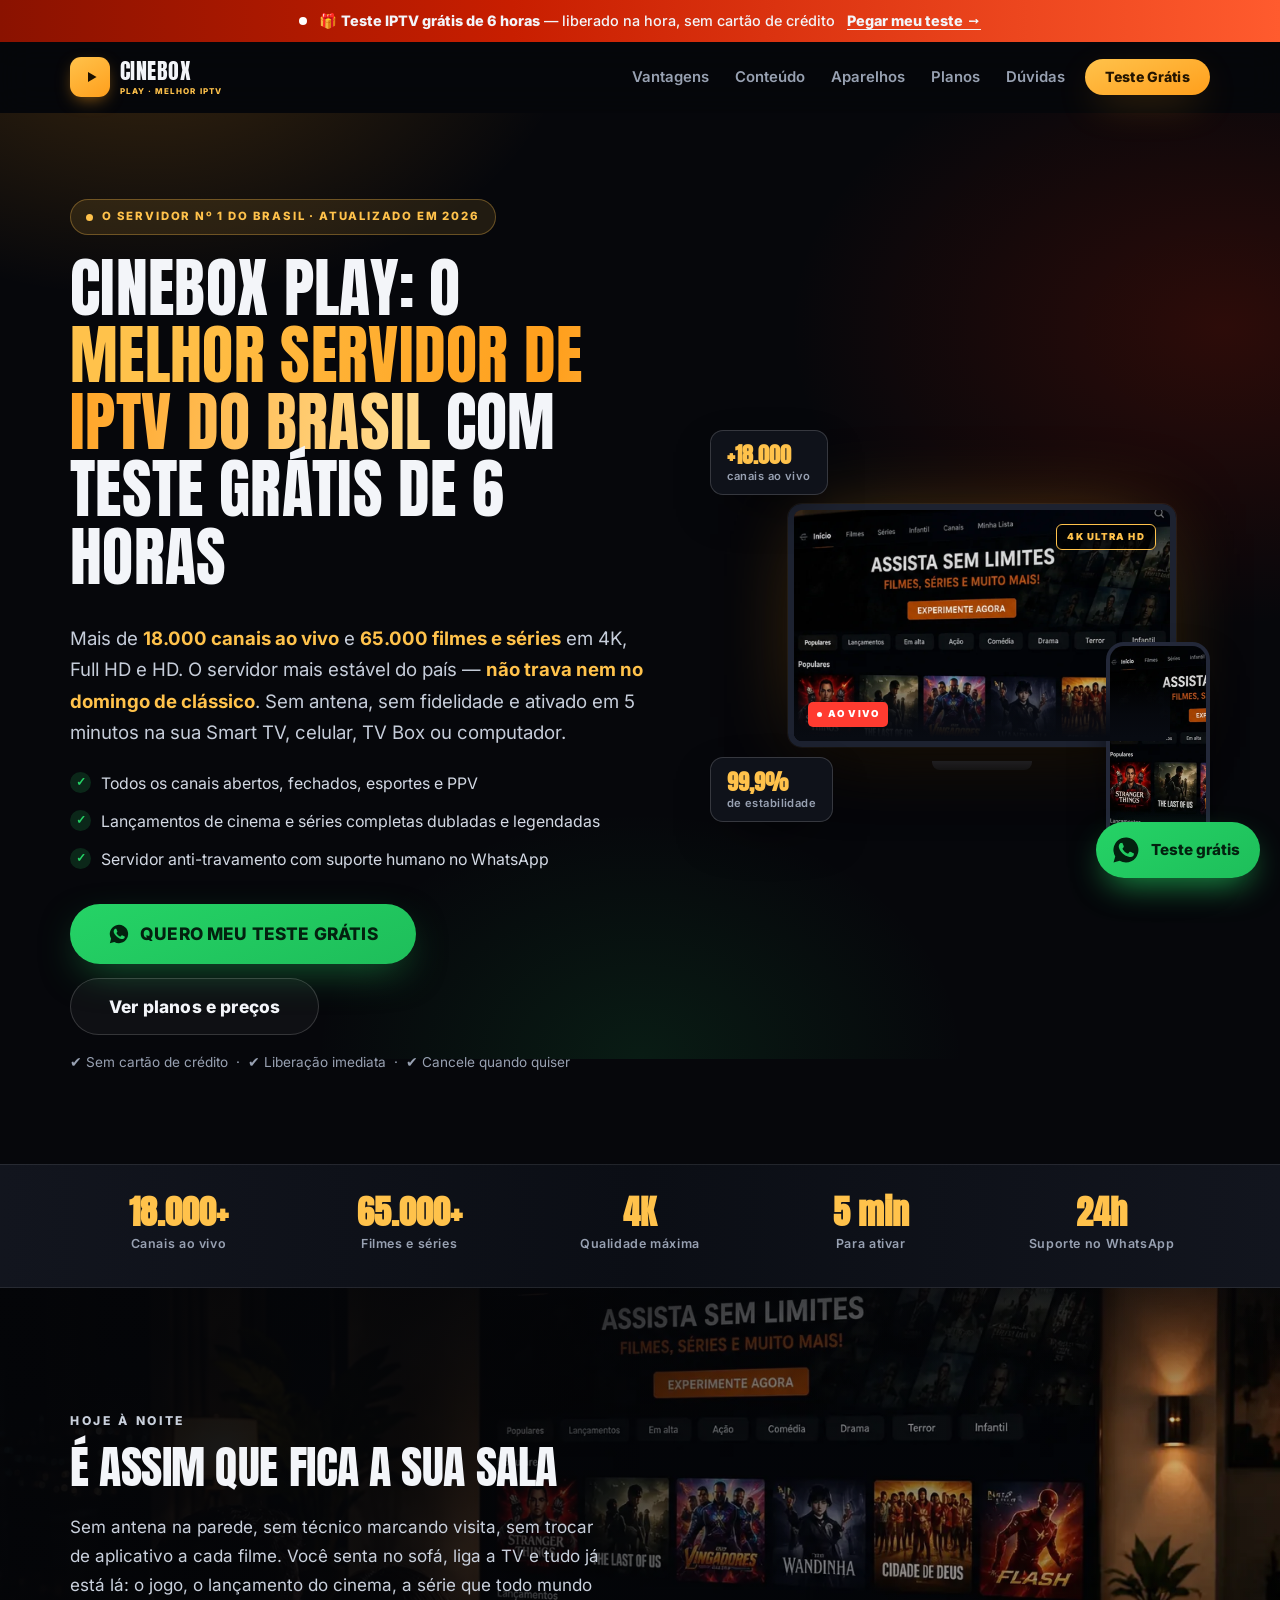
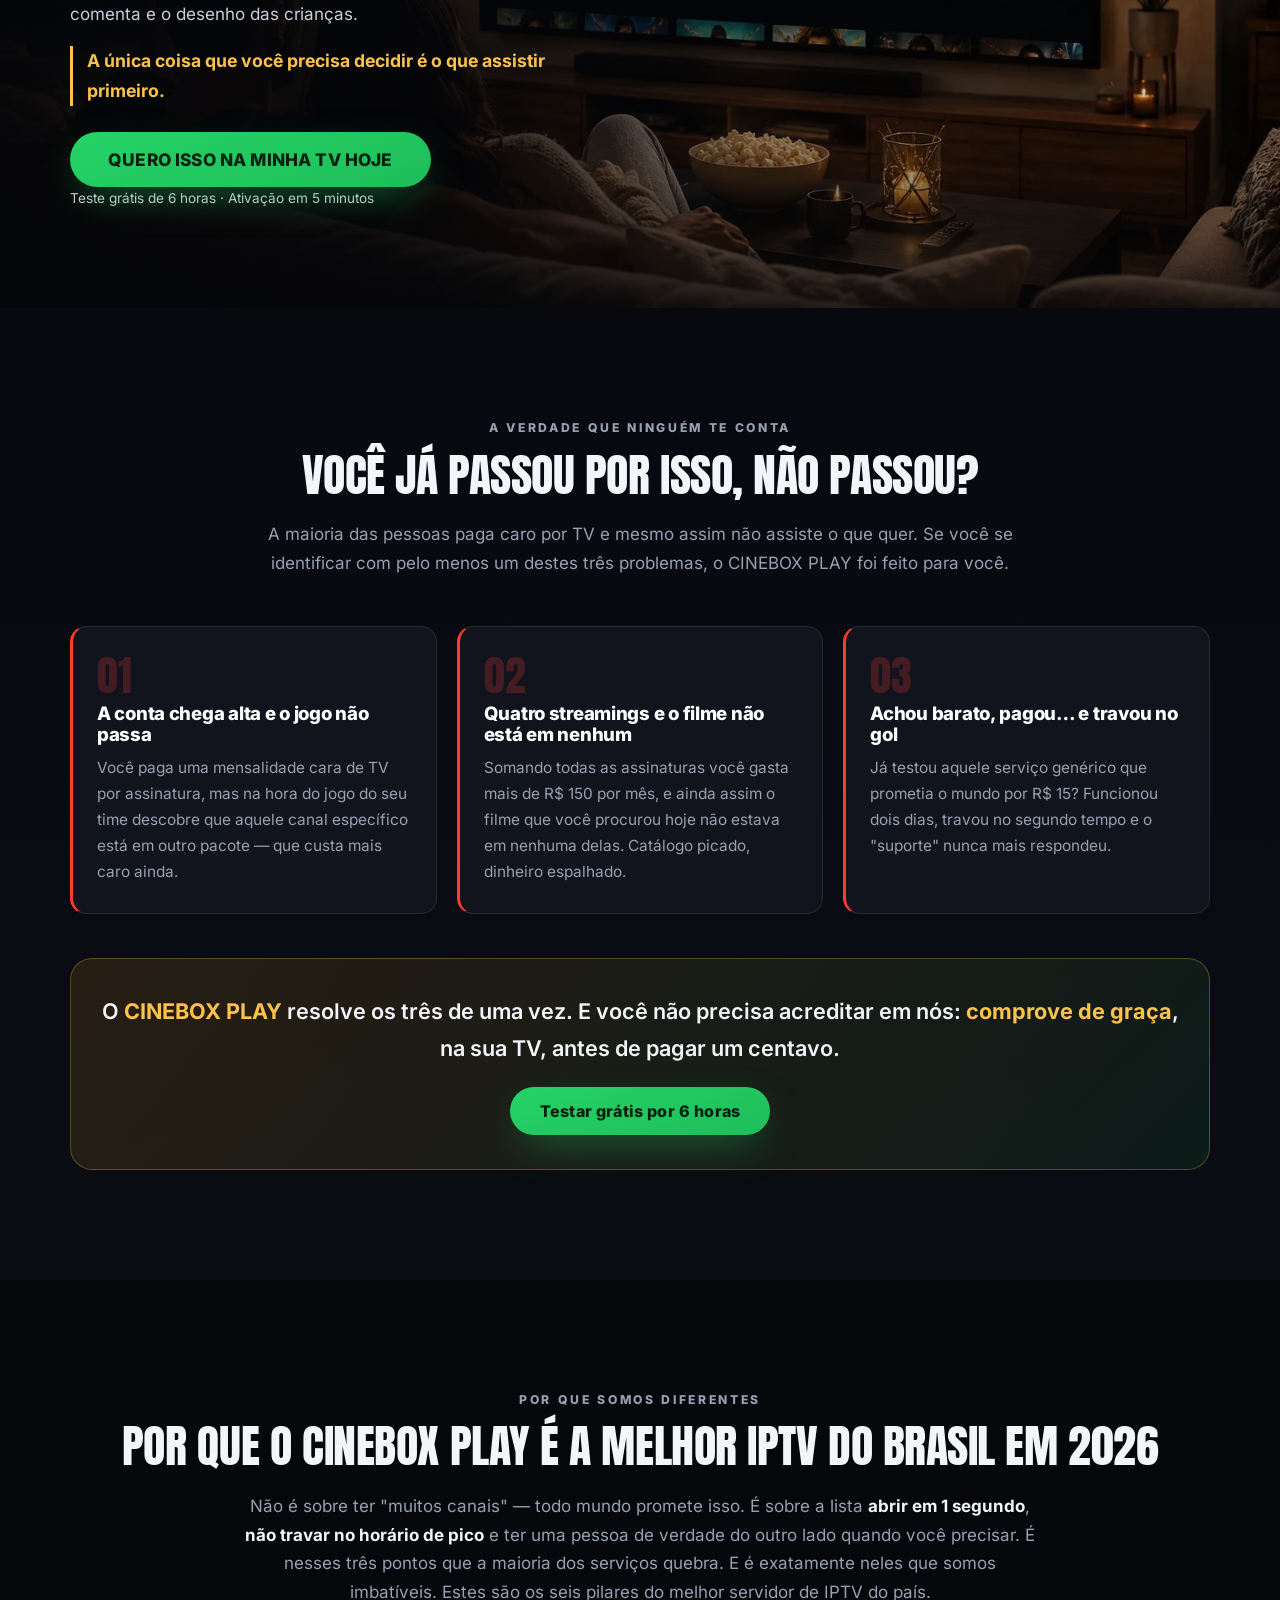
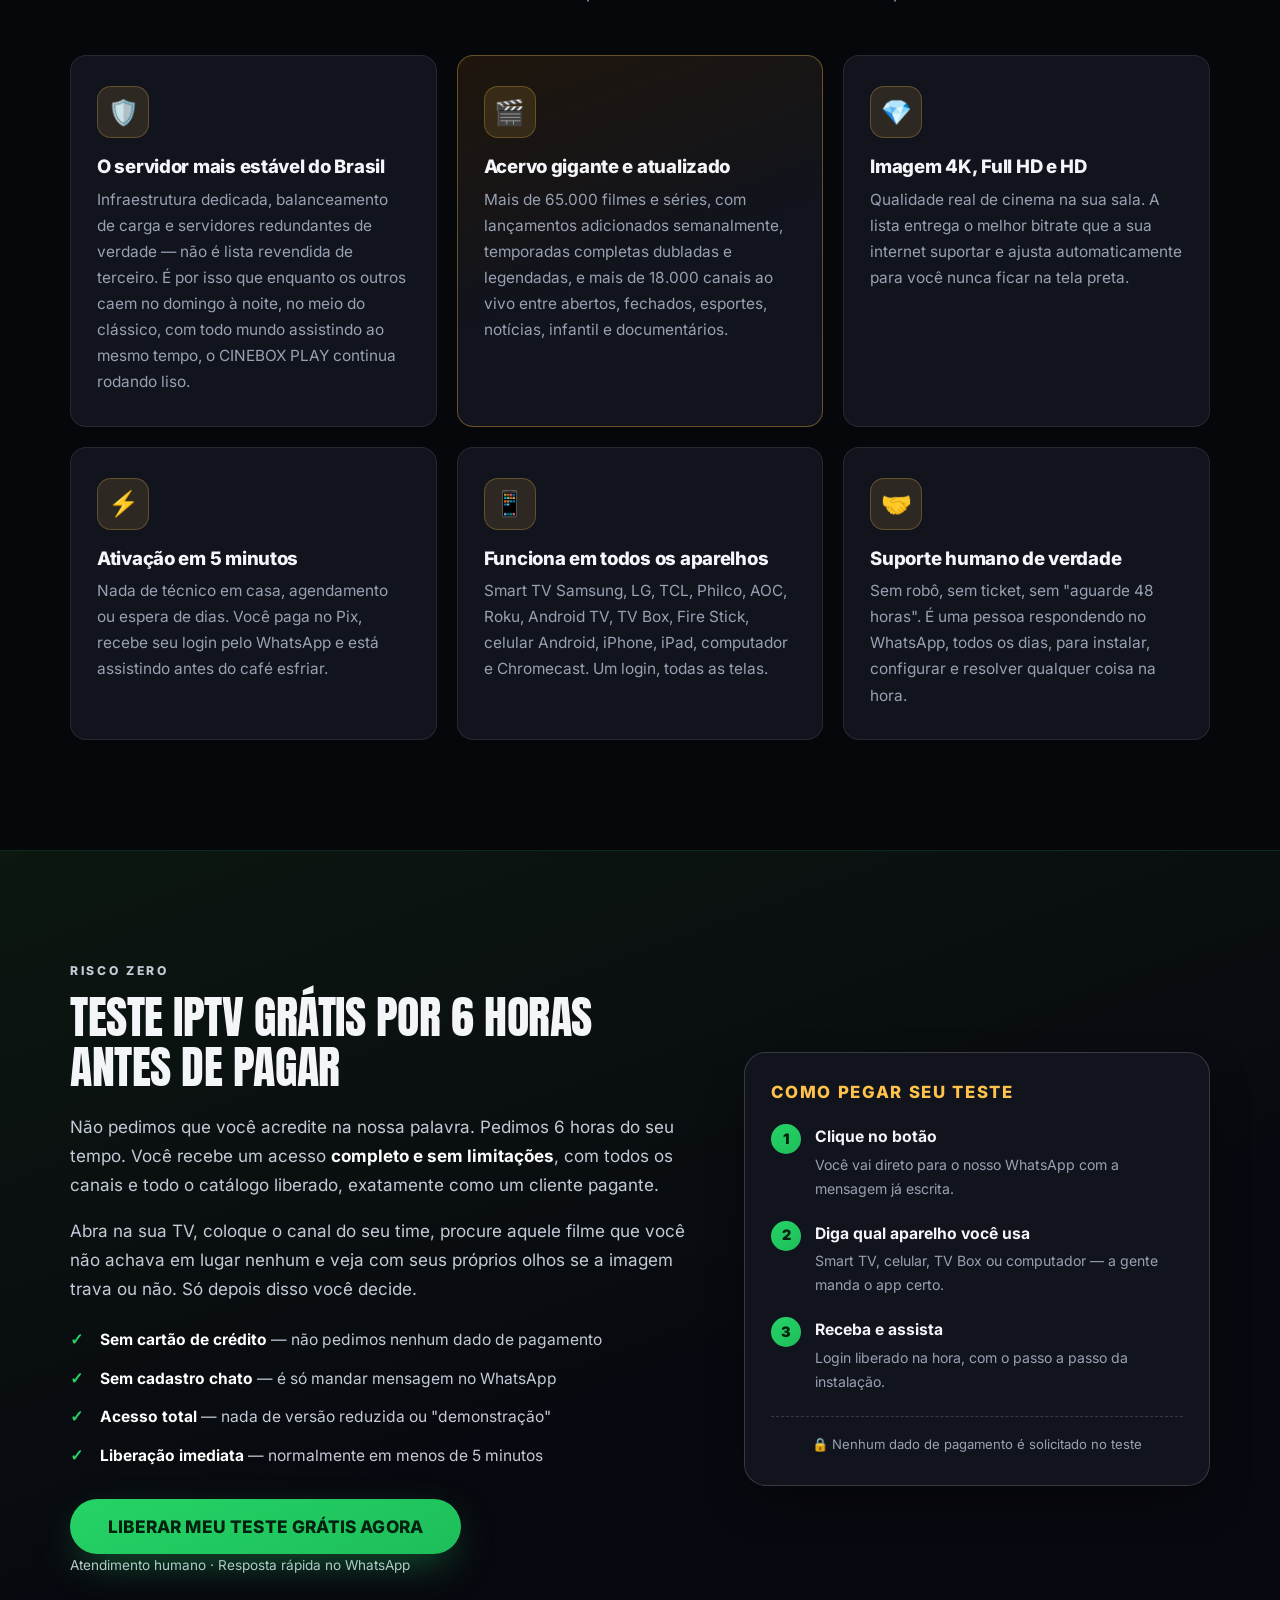
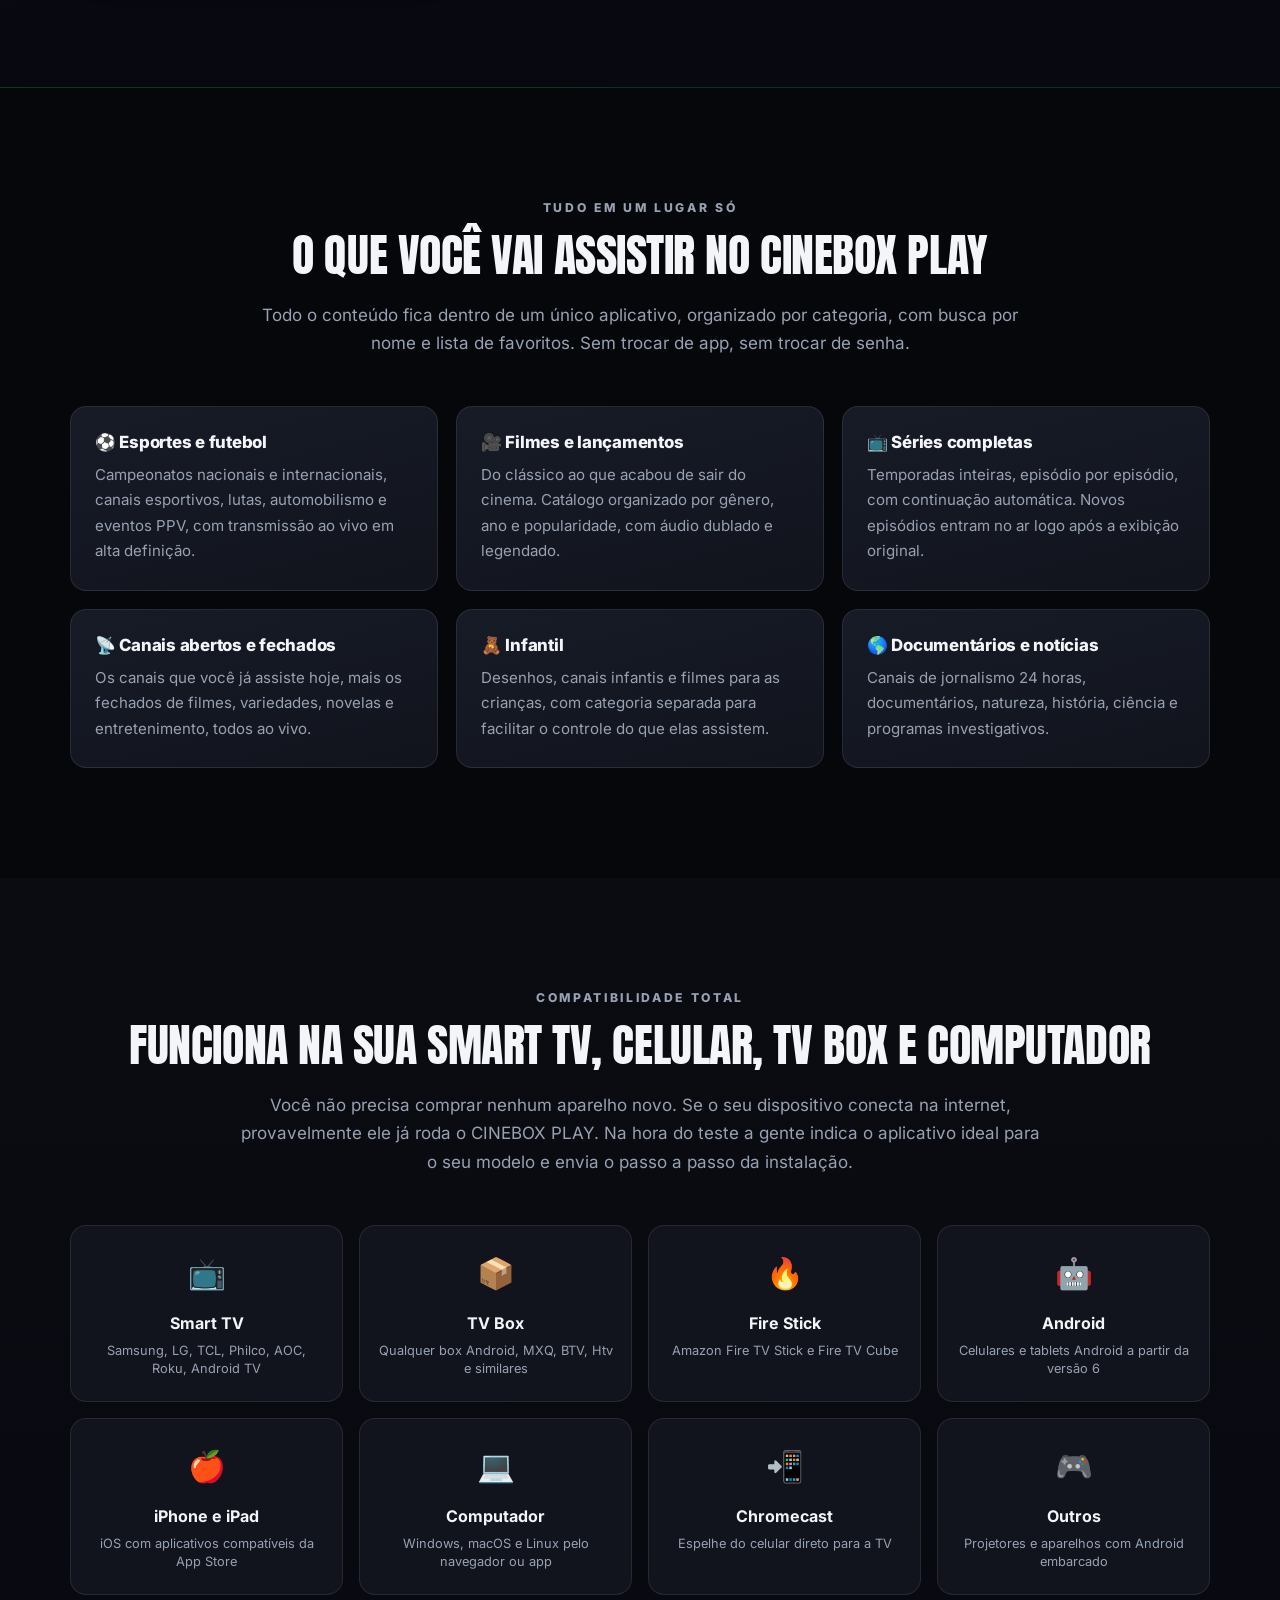
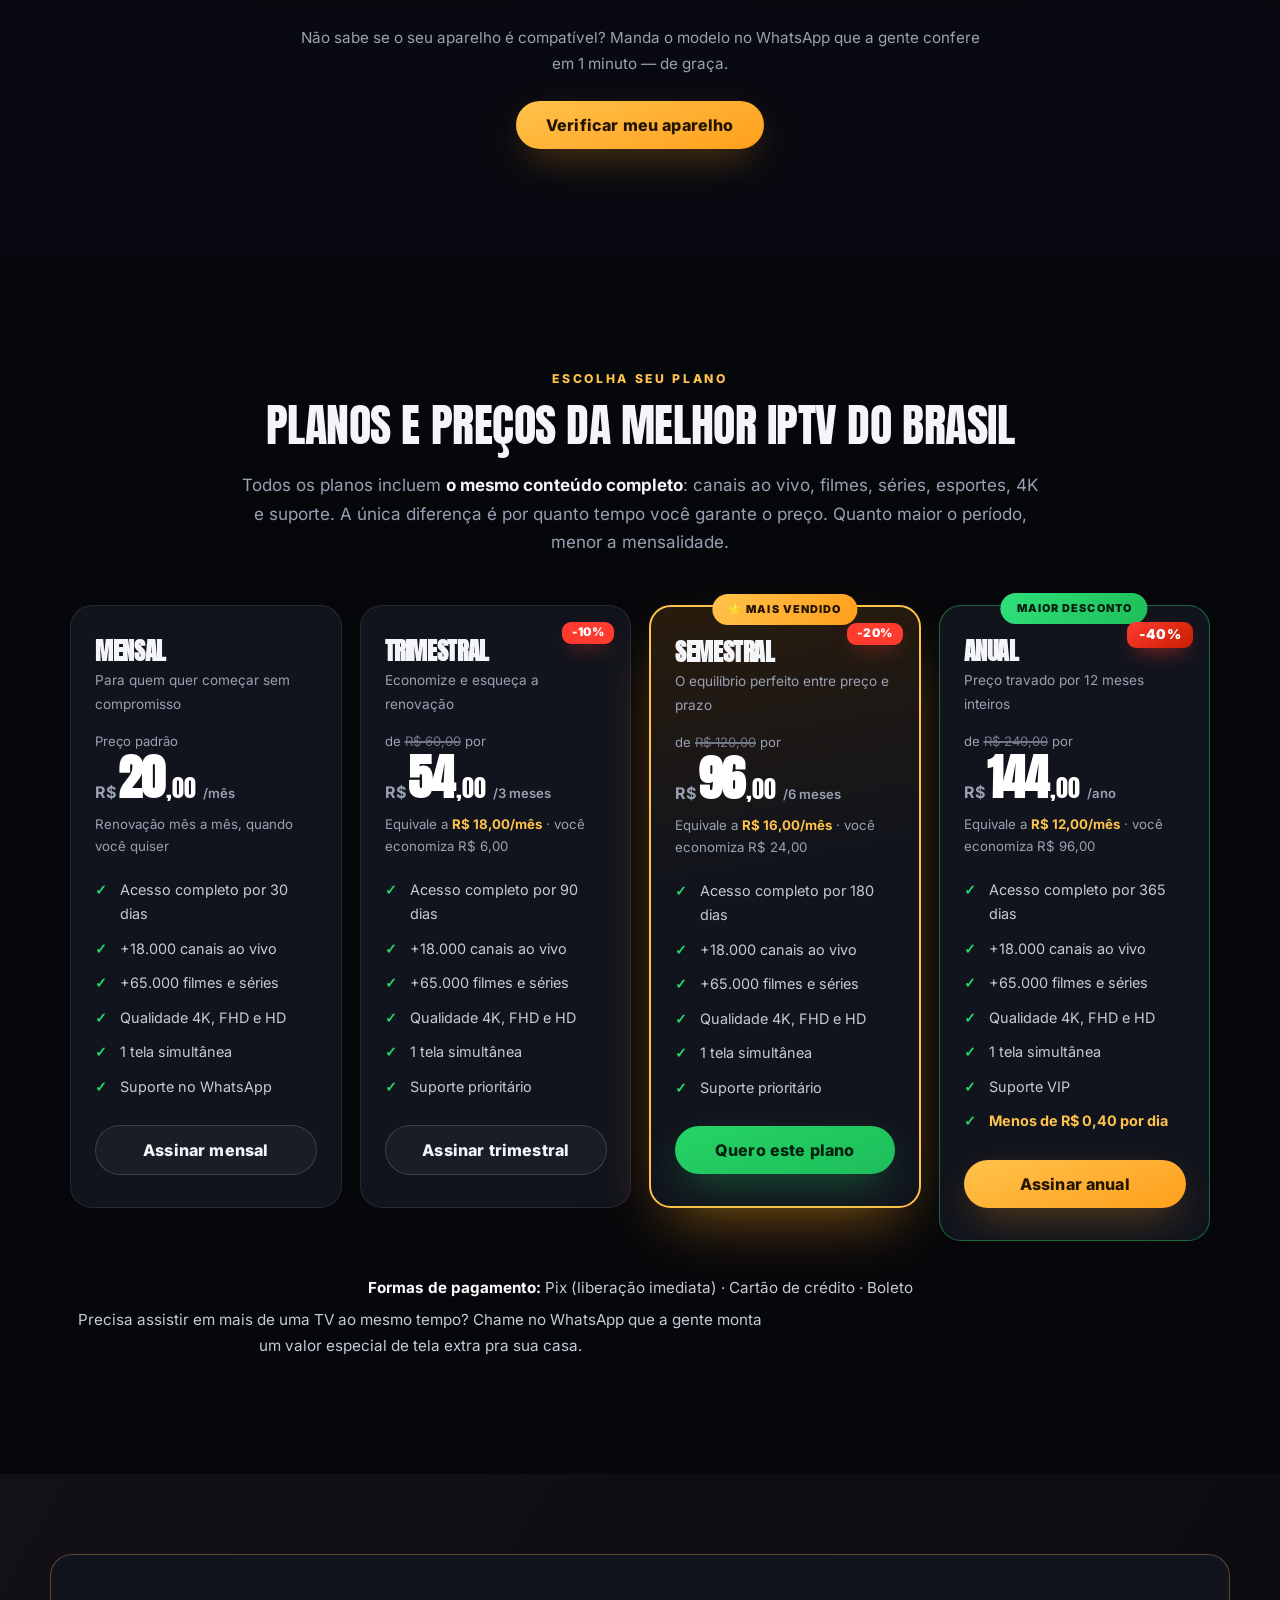
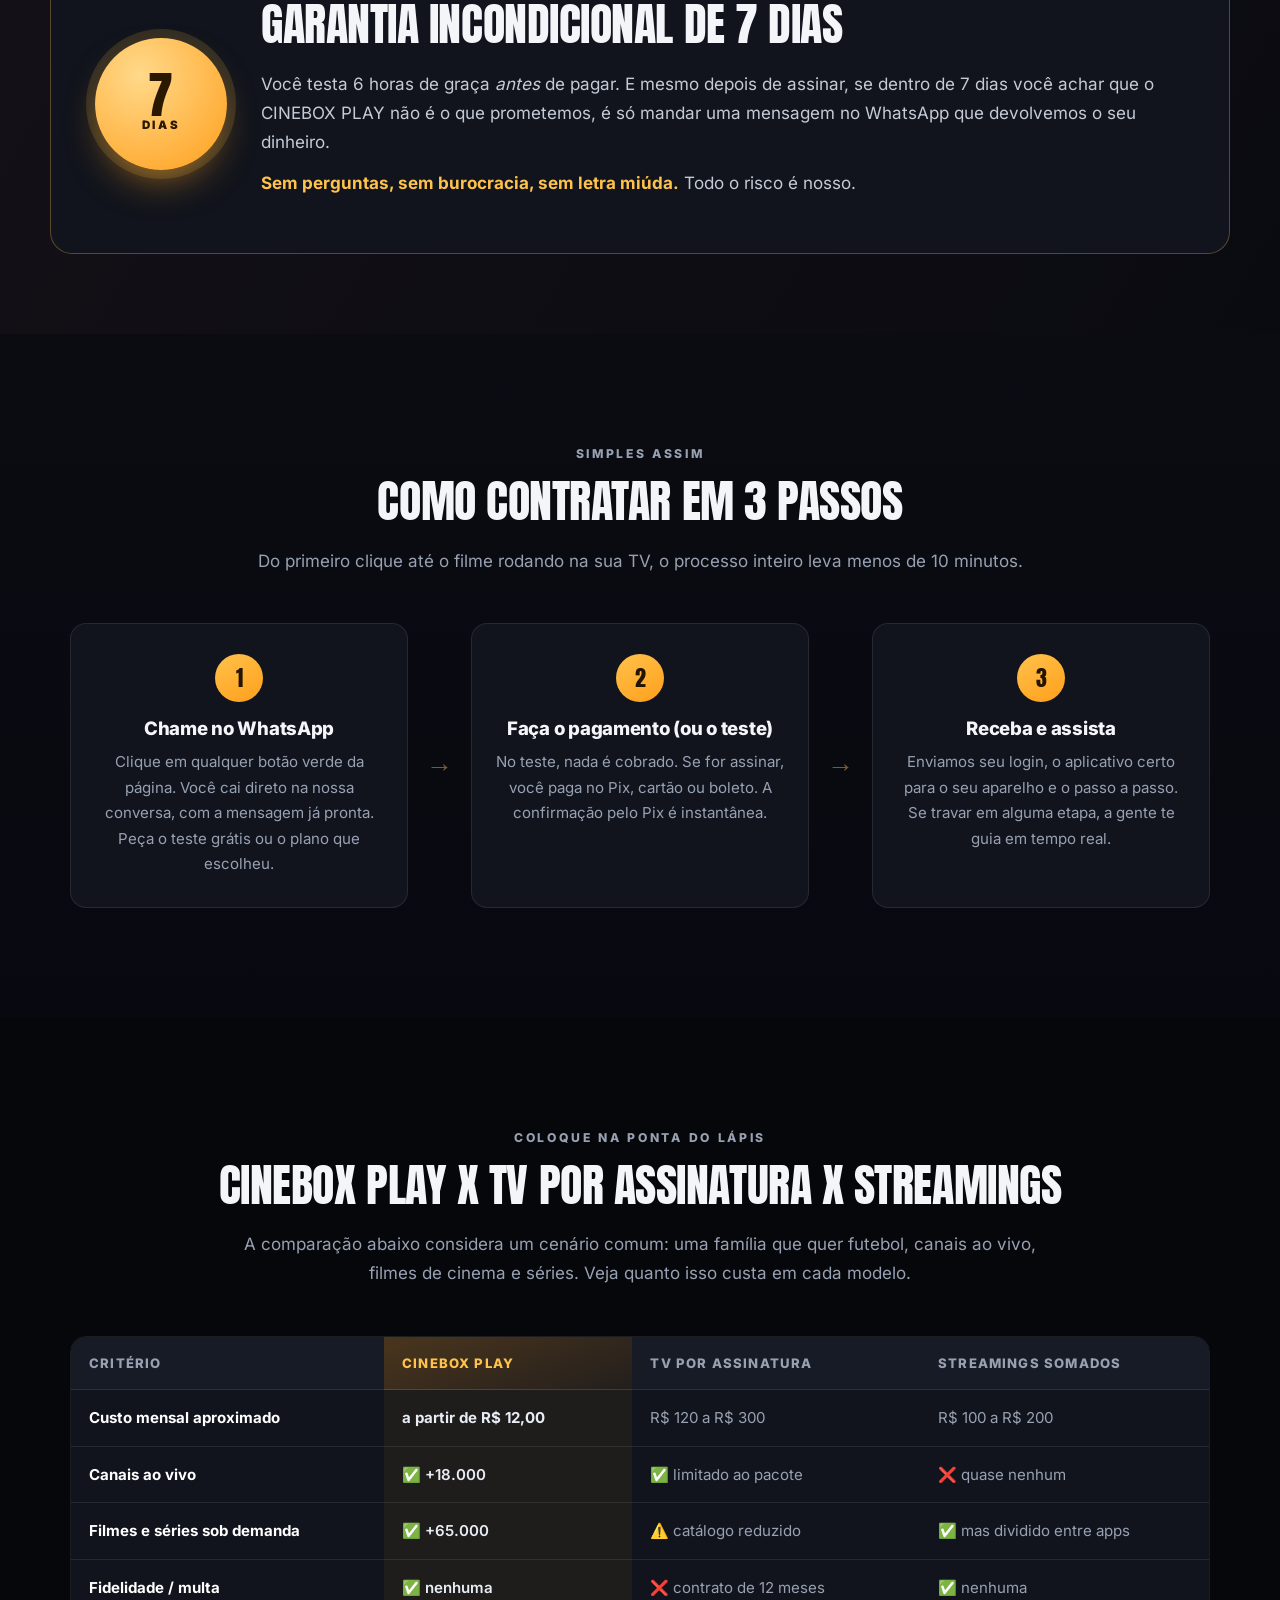
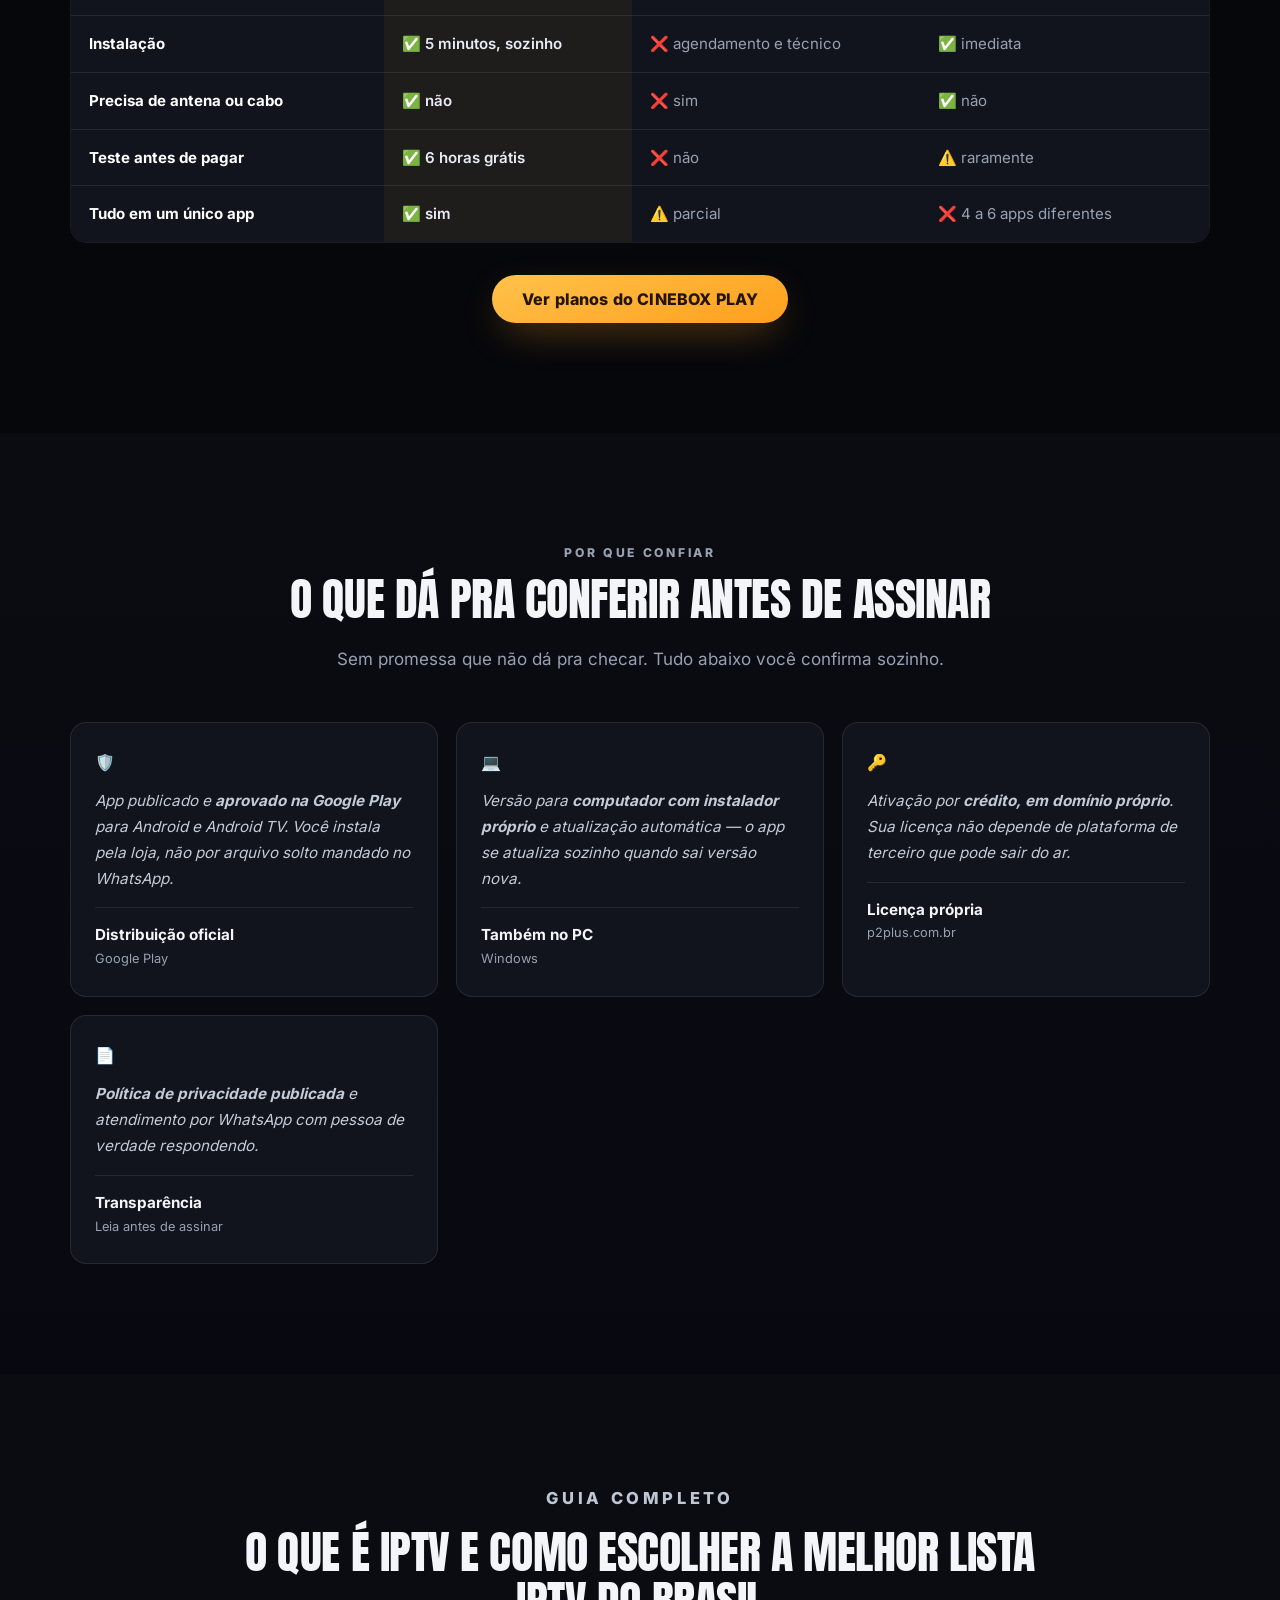
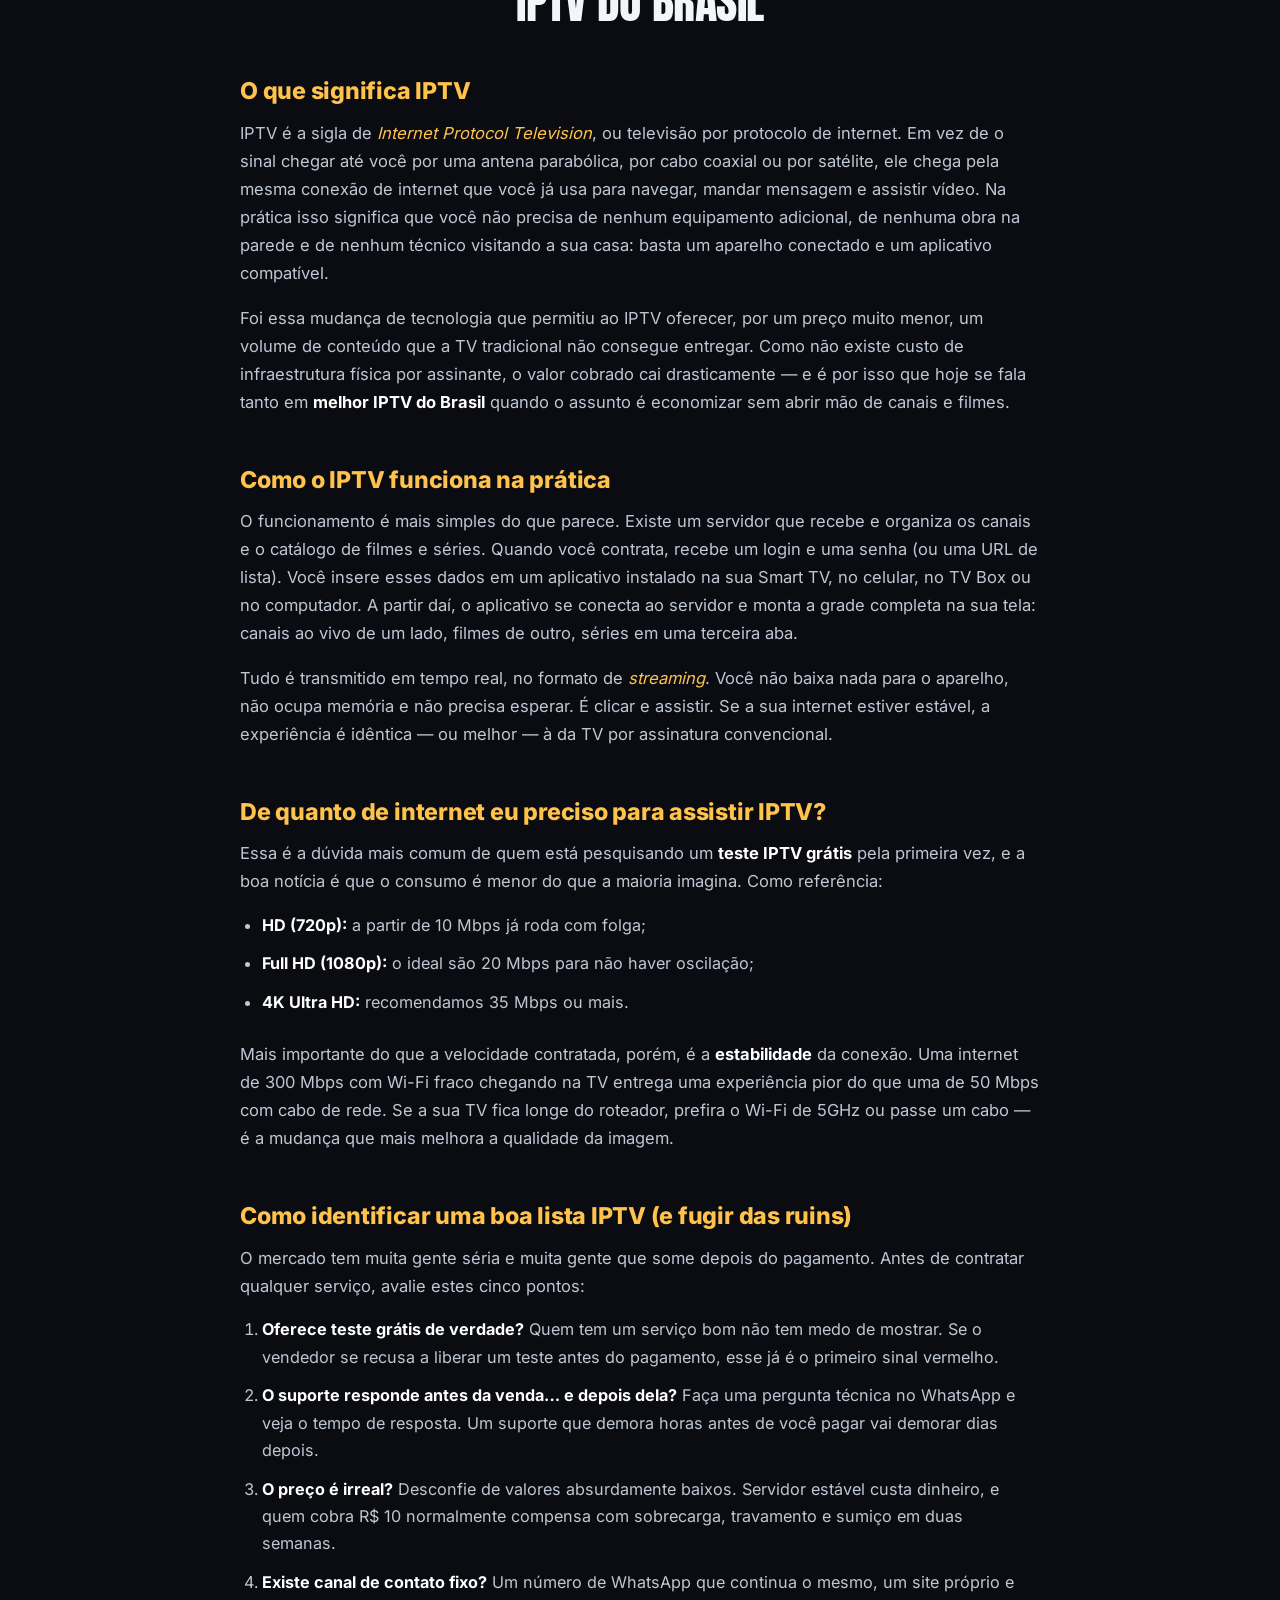
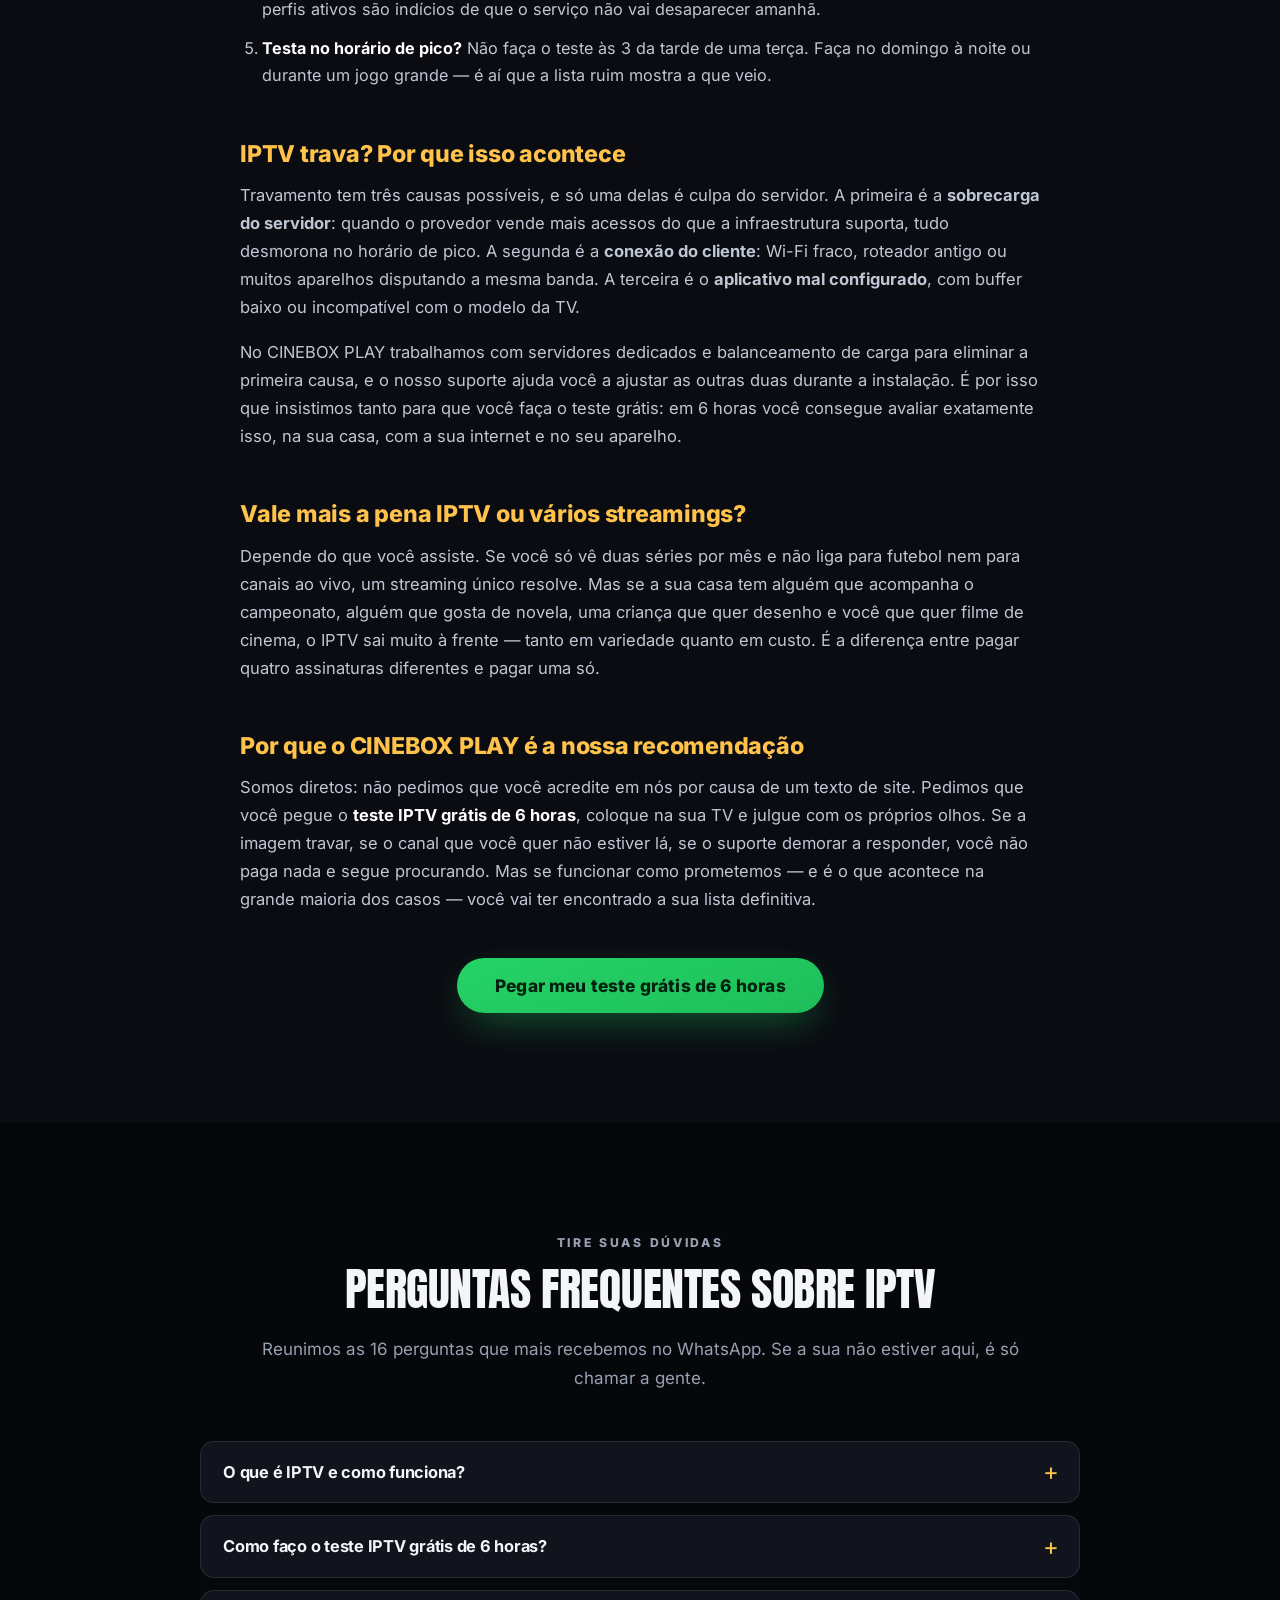
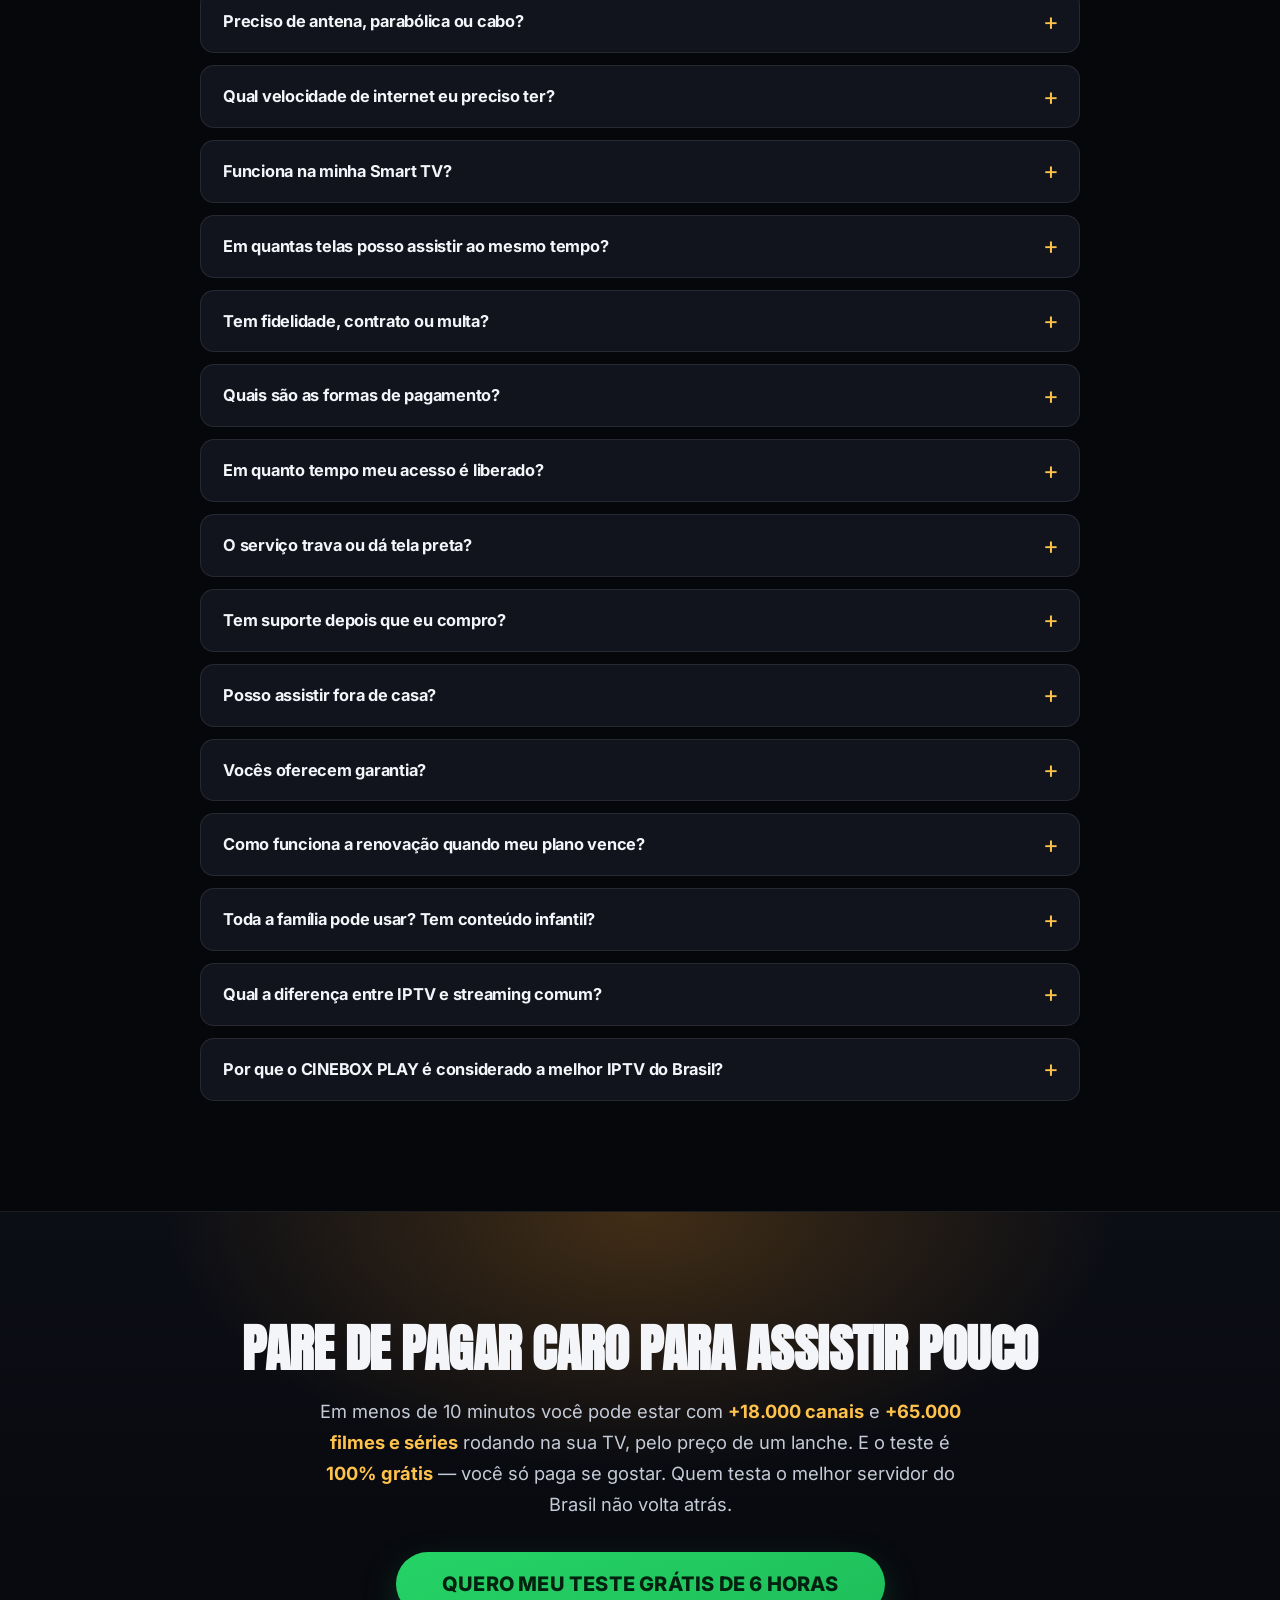
<file: index.html>
<!DOCTYPE html>
<html lang="pt-BR">
<head>
<meta charset="UTF-8">
<meta name="viewport" content="width=device-width, initial-scale=1.0">
<meta name="theme-color" content="#06070B">

<!-- ================= SEO PRINCIPAL ================= -->
<title>Melhor IPTV do Brasil 2026 | Teste IPTV Grátis 6 Horas — CINEBOX PLAY</title>
<meta name="description" content="CINEBOX PLAY é a melhor IPTV do Brasil: +18.000 canais ao vivo, +65.000 filmes e séries em 4K, sem travar. Teste IPTV grátis de 6 horas, ativação em 5 minutos e sem fidelidade. Planos a partir de R$ 12,00 por mês.">
<meta name="keywords" content="melhor iptv, melhor iptv do brasil, teste iptv grátis, teste iptv grátis 6 horas, melhor lista iptv, iptv 2026, lista iptv, comprar iptv, iptv 4k, iptv que não trava, iptv para smart tv, iptv barato, iptv para casa, assinar iptv">
<meta name="robots" content="index, follow, max-image-preview:large, max-snippet:-1, max-video-preview:-1">
<meta name="author" content="CINEBOX PLAY">
<meta name="language" content="pt-BR">
<meta name="geo.region" content="BR">
<link rel="canonical" href="https://cineboxplay.netlify.app/">

<!-- ================= OPEN GRAPH / REDES SOCIAIS ================= -->
<meta property="og:locale" content="pt_BR">
<meta property="og:type" content="website">
<meta property="og:site_name" content="CINEBOX PLAY — Melhor IPTV do Brasil">
<meta property="og:title" content="Melhor IPTV do Brasil 2026 | Teste Grátis 6 Horas — CINEBOX PLAY">
<meta property="og:description" content="+18.000 canais ao vivo e +65.000 filmes e séries em 4K, sem travar. Teste grátis de 6 horas liberado na hora pelo WhatsApp.">
<meta property="og:url" content="https://cineboxplay.netlify.app/">
<meta property="og:image" content="https://cineboxplay.netlify.app/assets/img/og-image.png">
<meta property="og:image:width" content="1200">
<meta property="og:image:height" content="630">
<meta name="twitter:card" content="summary_large_image">
<meta name="twitter:title" content="Melhor IPTV do Brasil 2026 | Teste Grátis 6 Horas — CINEBOX PLAY">
<meta name="twitter:description" content="+18.000 canais e +65.000 filmes em 4K, sem travar. Teste grátis de 6 horas.">
<meta name="twitter:image" content="https://cineboxplay.netlify.app/assets/img/og-image.png">

<!-- ================= ÍCONES ================= -->
<link rel="icon" type="image/svg+xml" href="assets/img/favicon.svg">
<link rel="icon" type="image/png" sizes="32x32" href="assets/img/icon-32.png">
<link rel="icon" type="image/png" sizes="512x512" href="assets/img/icon-512.png">
<link rel="apple-touch-icon" sizes="180x180" href="assets/img/icon-180.png">

<!-- ================= FONTES =================
     Hospedadas no próprio site. O preload faz o navegador buscá-las
     em paralelo com o CSS, então a página já pinta com a fonte certa
     — sem recurso bloqueante de terceiro e sem refluxo (CLS).
-->
<link rel="preload" as="font" type="font/woff2" href="assets/fonts/anton-latin.woff2" crossorigin>
<link rel="preload" as="font" type="font/woff2" href="assets/fonts/inter-latin.woff2" crossorigin>

<!-- Ao editar o CSS/JS, suba o número do ?v= para forçar a atualização no navegador dos visitantes -->
<link rel="stylesheet" href="assets/css/style.css?v=15">

<!-- ================= SCHEMA MARKUP (JSON-LD) =================
     Isto é o que o concorrente NÃO tem. Gera rich snippets no Google.

     ATENÇÃO: JSON não aceita comentários. Qualquer campo extra que você
     colocar aqui dentro vira dado de verdade e o Google lê e exibe.
     Anotações ficam neste comentário HTML, nunca dentro do <script>.

     Notas sobre os nós:
     · #entrega  — entrega é digital, nada é enviado fisicamente,
                   por isso custo e prazo declarados são zero.
     · #garantia — corresponde à garantia de 7 dias anunciada na página.
                   Se um dia deixar de honrar, remova este nó também.
     · review / aggregateRating — NÃO adicionar sem avaliações reais de
                   clientes. Inventar nota viola a política do Google e
                   pode gerar ação manual (o site sai do índice).
-->
<script type="application/ld+json">
{
  "@context": "https://schema.org",
  "@graph": [
    {
      "@type": "Organization",
      "@id": "https://cineboxplay.netlify.app/#organization",
      "name": "CINEBOX PLAY",
      "alternateName": "CINEBOX PLAY — Melhor IPTV do Brasil",
      "url": "https://cineboxplay.netlify.app/",
      "logo": {
        "@type": "ImageObject",
        "url": "https://cineboxplay.netlify.app/assets/img/logo.svg"
      },
      "description": "Serviço de IPTV com canais ao vivo, filmes e séries em alta definição, teste grátis de 6 horas e suporte por WhatsApp.",
      "areaServed": { "@type": "Country", "name": "Brasil" },
      "contactPoint": {
        "@type": "ContactPoint",
        "telephone": "+55-12-90792-6732",
        "contactType": "customer service",
        "areaServed": "BR",
        "availableLanguage": ["Portuguese"]
      }
    },
    {
      "@type": "WebSite",
      "@id": "https://cineboxplay.netlify.app/#website",
      "url": "https://cineboxplay.netlify.app/",
      "name": "CINEBOX PLAY — Melhor IPTV do Brasil",
      "inLanguage": "pt-BR",
      "publisher": { "@id": "https://cineboxplay.netlify.app/#organization" }
    },
    {
      "@type": "Product",
      "@id": "https://cineboxplay.netlify.app/#produto",
      "name": "CINEBOX PLAY — Melhor IPTV do Brasil",
      "description": "Acesso a mais de 18.000 canais ao vivo e 65.000 filmes e séries em qualidade 4K, FHD e HD. Compatível com Smart TV, celular, TV Box, computador e Chromecast.",
      "brand": { "@type": "Brand", "name": "CINEBOX PLAY" },
      "image": "https://cineboxplay.netlify.app/assets/img/og-image.png",
      "offers": [
        {
          "@type": "Offer", "name": "Plano Mensal", "price": "20.00", "priceCurrency": "BRL",
          "availability": "https://schema.org/InStock", "url": "https://cineboxplay.netlify.app/#planos",
          "shippingDetails": { "@id": "https://cineboxplay.netlify.app/#entrega" },
          "hasMerchantReturnPolicy": { "@id": "https://cineboxplay.netlify.app/#garantia" }
        },
        {
          "@type": "Offer", "name": "Plano Trimestral", "price": "54.00", "priceCurrency": "BRL",
          "availability": "https://schema.org/InStock", "url": "https://cineboxplay.netlify.app/#planos",
          "shippingDetails": { "@id": "https://cineboxplay.netlify.app/#entrega" },
          "hasMerchantReturnPolicy": { "@id": "https://cineboxplay.netlify.app/#garantia" }
        },
        {
          "@type": "Offer", "name": "Plano Semestral", "price": "96.00", "priceCurrency": "BRL",
          "availability": "https://schema.org/InStock", "url": "https://cineboxplay.netlify.app/#planos",
          "shippingDetails": { "@id": "https://cineboxplay.netlify.app/#entrega" },
          "hasMerchantReturnPolicy": { "@id": "https://cineboxplay.netlify.app/#garantia" }
        },
        {
          "@type": "Offer", "name": "Plano Anual", "price": "144.00", "priceCurrency": "BRL",
          "availability": "https://schema.org/InStock", "url": "https://cineboxplay.netlify.app/#planos",
          "shippingDetails": { "@id": "https://cineboxplay.netlify.app/#entrega" },
          "hasMerchantReturnPolicy": { "@id": "https://cineboxplay.netlify.app/#garantia" }
        }
      ]
    },
    {
      "@type": "OfferShippingDetails",
      "@id": "https://cineboxplay.netlify.app/#entrega",
      "shippingRate": { "@type": "MonetaryAmount", "value": "0", "currency": "BRL" },
      "shippingDestination": { "@type": "DefinedRegion", "addressCountry": "BR" },
      "deliveryTime": {
        "@type": "ShippingDeliveryTime",
        "handlingTime": { "@type": "QuantitativeValue", "minValue": 0, "maxValue": 0, "unitCode": "DAY" },
        "transitTime": { "@type": "QuantitativeValue", "minValue": 0, "maxValue": 0, "unitCode": "DAY" }
      }
    },
    {
      "@type": "MerchantReturnPolicy",
      "@id": "https://cineboxplay.netlify.app/#garantia",
      "applicableCountry": "BR",
      "returnPolicyCategory": "https://schema.org/MerchantReturnFiniteReturnWindow",
      "merchantReturnDays": 7,
      "returnMethod": "https://schema.org/ReturnByMail",
      "returnFees": "https://schema.org/FreeReturn"
    },
    {
      "@type": "BreadcrumbList",
      "@id": "https://cineboxplay.netlify.app/#breadcrumb",
      "itemListElement": [
        { "@type": "ListItem", "position": 1, "name": "Início", "item": "https://cineboxplay.netlify.app/" },
        { "@type": "ListItem", "position": 2, "name": "Planos IPTV", "item": "https://cineboxplay.netlify.app/#planos" },
        { "@type": "ListItem", "position": 3, "name": "Teste Grátis", "item": "https://cineboxplay.netlify.app/#teste" }
      ]
    },
    {
      "@type": "FAQPage",
      "@id": "https://cineboxplay.netlify.app/#faq",
      "mainEntity": [
        {"@type":"Question","name":"O que é IPTV e como funciona?","acceptedAnswer":{"@type":"Answer","text":"IPTV significa Internet Protocol Television. É a transmissão de canais de TV, filmes e séries pela internet, no lugar de antena parabólica ou cabo. Você recebe um login, insere em um aplicativo compatível e assiste em qualquer aparelho conectado à rede."}},
        {"@type":"Question","name":"Como faço o teste IPTV grátis de 6 horas?","acceptedAnswer":{"@type":"Answer","text":"É só clicar em qualquer botão verde desta página e nos chamar no WhatsApp pedindo o teste. Você recebe o acesso completo em poucos minutos, sem pagar nada e sem informar cartão de crédito. O teste dura 6 horas e libera todo o conteúdo, igualzinho a um plano pago."}},
        {"@type":"Question","name":"Preciso de antena, parabólica ou cabo?","acceptedAnswer":{"@type":"Answer","text":"Não. O CINEBOX PLAY funciona exclusivamente por internet. Não é preciso instalar antena, passar cabo, furar parede nem receber técnico em casa. Se o aparelho conecta na internet, ele roda o serviço."}},
        {"@type":"Question","name":"Qual velocidade de internet eu preciso ter?","acceptedAnswer":{"@type":"Answer","text":"Para HD, 10 Mbps já é suficiente. Para Full HD recomendamos 20 Mbps e para 4K a partir de 35 Mbps. Mais importante que a velocidade é a estabilidade: Wi-Fi 5GHz ou cabo de rede entregam a melhor experiência, principalmente se a TV estiver longe do roteador."}},
        {"@type":"Question","name":"Funciona na minha Smart TV?","acceptedAnswer":{"@type":"Answer","text":"Sim. Funciona em Smart TVs Samsung, LG, TCL, Philco, AOC, Roku e Android TV, além de TV Box, Fire Stick, celular Android, iPhone, iPad, computador e Chromecast. Mande o modelo da sua TV no WhatsApp que confirmamos em 1 minuto e já indicamos o app certo."}},
        {"@type":"Question","name":"Em quantas telas posso assistir ao mesmo tempo?","acceptedAnswer":{"@type":"Answer","text":"Cada plano inclui 1 tela simultânea. Você pode deixar o login instalado em vários aparelhos, mas só consegue assistir em um por vez. Se a casa precisar de mais de uma tela ao mesmo tempo, adicionamos telas extras com valor reduzido."}},
        {"@type":"Question","name":"Tem fidelidade, contrato ou multa?","acceptedAnswer":{"@type":"Answer","text":"Nenhum dos três. Você renova só quando quiser e para quando quiser. Não existe contrato de permanência, não existe multa de cancelamento e não existe cobrança automática sem a sua autorização."}},
        {"@type":"Question","name":"Quais são as formas de pagamento?","acceptedAnswer":{"@type":"Answer","text":"Aceitamos Pix, cartão de crédito e boleto. O Pix é o mais rápido: a confirmação é instantânea e o acesso costuma ser liberado em menos de 5 minutos."}},
        {"@type":"Question","name":"Em quanto tempo meu acesso é liberado?","acceptedAnswer":{"@type":"Answer","text":"Assim que o pagamento é confirmado, enviamos o login pelo WhatsApp em até 5 minutos, junto com o link do aplicativo e o passo a passo da instalação para o seu aparelho específico."}},
        {"@type":"Question","name":"O serviço trava ou dá tela preta?","acceptedAnswer":{"@type":"Answer","text":"Usamos servidores dedicados com balanceamento de carga exatamente para evitar travamento em horário de pico e durante jogos. Se ainda assim algo falhar, o suporte resolve na hora pelo WhatsApp. Faça o teste grátis em um domingo à noite ou durante uma partida — é o melhor jeito de comprovar."}},
        {"@type":"Question","name":"Tem suporte depois que eu compro?","acceptedAnswer":{"@type":"Answer","text":"Sim, e esse é justamente o nosso diferencial. O suporte é humano, feito por WhatsApp, todos os dias. Ajudamos na instalação, na configuração do aparelho, na troca de TV e em qualquer dúvida durante todo o período do seu plano. Você não fala com robô e não abre ticket."}},
        {"@type":"Question","name":"Posso assistir fora de casa?","acceptedAnswer":{"@type":"Answer","text":"Sim. Como tudo funciona por internet, você assiste de qualquer lugar do Brasil: na casa de um parente, no trabalho, na praia ou viajando, inclusive pelo celular usando 4G ou 5G."}},
        {"@type":"Question","name":"Vocês oferecem garantia?","acceptedAnswer":{"@type":"Answer","text":"Sim, garantia incondicional de 7 dias. Além do teste grátis de 6 horas antes de pagar, se dentro da primeira semana você não gostar, devolvemos o valor integral sem burocracia."}},
        {"@type":"Question","name":"Como funciona a renovação quando meu plano vence?","acceptedAnswer":{"@type":"Answer","text":"A gente te avisa no WhatsApp alguns dias antes do vencimento. Se você quiser continuar, é só fazer o Pix e o mesmo login é renovado na hora — você não perde configuração, favoritos nem precisa reinstalar nada. Se não quiser renovar, não faz nada: não existe cobrança automática."}},
        {"@type":"Question","name":"Toda a família pode usar? Tem conteúdo infantil?","acceptedAnswer":{"@type":"Answer","text":"Sim. Existe uma categoria só de canais e desenhos infantis, separada do resto, o que facilita deixar a TV das crianças no lugar certo. Como o catálogo é organizado por categoria, cada pessoa da casa encontra rápido o que gosta."}},
        {"@type":"Question","name":"Qual a diferença entre IPTV e streaming comum?","acceptedAnswer":{"@type":"Answer","text":"Os serviços de streaming tradicionais oferecem apenas o próprio catálogo, sob demanda, e cada um exige uma assinatura separada. O IPTV reúne canais ao vivo com programação em tempo real e um catálogo enorme de filmes e séries dentro de um único aplicativo — e por um valor bem menor que a soma das assinaturas."}},
        {"@type":"Question","name":"Por que o CINEBOX PLAY é considerado a melhor IPTV do Brasil?","acceptedAnswer":{"@type":"Answer","text":"Pela combinação de estabilidade do servidor, tamanho do acervo, preço justo e suporte humano de verdade. Mas não queremos que você acredite só no que está escrito aqui: pegue o teste grátis de 6 horas e decida com base na sua própria experiência, na sua TV e com a sua internet."}}
      ]
    }
  ]
}
</script>
</head>

<body>

<!-- ============================================================
     BARRA DE ANÚNCIO
============================================================ -->
<div class="topbar">
  <div class="wrap topbar__in">
    <span class="topbar__dot" aria-hidden="true"></span>
    <p>🎁 <strong>Teste IPTV grátis de 6 horas</strong> — liberado na hora, sem cartão de crédito</p>
    <a href="#teste" class="topbar__link">Pegar meu teste →</a>
  </div>
</div>

<!-- ============================================================
     HEADER
============================================================ -->
<header class="header" id="header">
  <div class="wrap header__in">
    <a href="#topo" class="logo" aria-label="CINEBOX PLAY - Melhor IPTV do Brasil">
      <span class="logo__mark" aria-hidden="true"><svg viewBox="0 0 24 24" width="18" height="18" fill="currentColor"><path d="M8 5.2v13.6L19.4 12 8 5.2Z"/></svg></span>
      <span class="logo__txt">CINEBOX<em>PLAY · MELHOR IPTV</em></span>
    </a>

    <nav class="nav" id="nav" aria-label="Navegação principal">
      <a href="#beneficios">Vantagens</a>
      <a href="#conteudo">Conteúdo</a>
      <a href="#dispositivos">Aparelhos</a>
      <a href="#planos">Planos</a>
      <a href="#faq">Dúvidas</a>
    </nav>

    <a href="#teste" class="btn btn--sm btn--gold header__cta">Teste Grátis</a>

    <button class="burger" id="burger" aria-label="Abrir menu" aria-expanded="false" aria-controls="nav">
      <span></span><span></span><span></span>
    </button>
  </div>
</header>

<main id="topo">

<!-- ============================================================
     HERO
============================================================ -->
<section class="hero">
  <div class="hero__glow" aria-hidden="true"></div>
  <div class="wrap hero__in">

    <div class="hero__copy">
      <p class="eyebrow"><span class="pulse" aria-hidden="true"></span> O SERVIDOR Nº 1 DO BRASIL · ATUALIZADO EM 2026</p>

      <h1>CINEBOX PLAY: o <span class="hl">melhor servidor de IPTV do Brasil</span> com teste grátis de 6 horas</h1>

      <p class="hero__sub">
        Mais de <strong>18.000 canais ao vivo</strong> e <strong>65.000 filmes e séries</strong> em 4K,
        Full HD e HD. O servidor mais estável do país — <strong>não trava nem no domingo de clássico</strong>.
        Sem antena, sem fidelidade e ativado em 5 minutos na sua Smart TV, celular, TV Box ou computador.
      </p>

      <ul class="hero__checks">
        <li>Todos os canais abertos, fechados, esportes e PPV</li>
        <li>Lançamentos de cinema e séries completas dubladas e legendadas</li>
        <li>Servidor anti-travamento com suporte humano no WhatsApp</li>
      </ul>

      <div class="hero__ctas">
        <a href="#teste" class="btn btn--wpp btn--lg" data-plano="Teste Grátis 6h">
          <svg viewBox="0 0 24 24" width="22" height="22" fill="currentColor" aria-hidden="true"><path d="M17.5 14.4c-.3-.2-1.7-.9-2-1-.3-.1-.5-.2-.7.1s-.8 1-.9 1.2c-.2.2-.3.2-.6.1-.3-.2-1.3-.5-2.4-1.5-.9-.8-1.5-1.8-1.6-2.1-.2-.3 0-.5.1-.6l.5-.6c.1-.2.2-.3.3-.5.1-.2 0-.4 0-.5 0-.2-.7-1.6-.9-2.2-.3-.6-.5-.5-.7-.5h-.6c-.2 0-.5.1-.8.4-.3.3-1 1-1 2.5s1.1 2.9 1.2 3.1c.1.2 2.1 3.2 5.1 4.5.7.3 1.3.5 1.7.6.7.2 1.4.2 1.9.1.6-.1 1.7-.7 2-1.4.2-.7.2-1.2.2-1.4-.1-.1-.3-.2-.6-.3M12 22a10 10 0 0 1-5.1-1.4L2 22l1.4-4.8A10 10 0 1 1 12 22Z"/></svg>
          QUERO MEU TESTE GRÁTIS
        </a>
        <a href="#planos" class="btn btn--ghost btn--lg">Ver planos e preços</a>
      </div>

      <p class="hero__micro">✔ Sem cartão de crédito &nbsp;·&nbsp; ✔ Liberação imediata &nbsp;·&nbsp; ✔ Cancele quando quiser</p>
    </div>

    <div class="hero__art" aria-hidden="true">
      <div class="tv">
        <div class="tv__screen">
          <picture>
            <source srcset="assets/img/tela-tv.webp" type="image/webp">
            <img class="tv__img" src="assets/img/tela-tv.jpg" alt="" width="1000" height="625" decoding="async">
          </picture>
          <div class="tv__live"><i></i> AO VIVO</div>
          <div class="tv__badge">4K ULTRA HD</div>
        </div>
        <div class="tv__stand"></div>
      </div>
      <div class="phone">
        <div class="phone__screen">
          <picture>
            <source srcset="assets/img/tela-celular.webp" type="image/webp">
            <img class="phone__img" src="assets/img/tela-celular.jpg" alt="" width="400" height="844" decoding="async">
          </picture>
        </div>
      </div>
      <div class="floatcard fc1"><strong>+18.000</strong><span>canais ao vivo</span></div>
      <div class="floatcard fc2"><strong>99,9%</strong><span>de estabilidade</span></div>
    </div>

  </div>
</section>

<!-- ============================================================
     BARRA DE NÚMEROS
============================================================ -->
<section class="stats" aria-label="Números do serviço">
  <div class="wrap stats__in">
    <div class="stat"><strong data-count="18000">18.000+</strong><span>Canais ao vivo</span></div>
    <div class="stat"><strong data-count="65000">65.000+</strong><span>Filmes e séries</span></div>
    <div class="stat"><strong>4K</strong><span>Qualidade máxima</span></div>
    <div class="stat"><strong>5 min</strong><span>Para ativar</span></div>
    <div class="stat"><strong>24h</strong><span>Suporte no WhatsApp</span></div>
  </div>
</section>

<!-- ============================================================
     SHOWCASE — foto da sala
============================================================ -->
<section class="showcase" aria-label="Como fica na sua sala">
  <picture>
    <source type="image/webp" sizes="100vw"
            srcset="assets/img/sala-cinebox-640.webp 640w,
                    assets/img/sala-cinebox-1000.webp 1000w,
                    assets/img/sala-cinebox-1536.webp 1536w">
    <img class="showcase__img" src="assets/img/sala-cinebox-1000.jpg" sizes="100vw"
         srcset="assets/img/sala-cinebox-640.jpg 640w,
                 assets/img/sala-cinebox-1000.jpg 1000w,
                 assets/img/sala-cinebox-1536.jpg 1536w"
         alt="Casal assistindo filmes e séries do CINEBOX PLAY na Smart TV da sala de casa"
         width="1536" height="1024" decoding="async">
  </picture>
  <div class="showcase__veil" aria-hidden="true"></div>
  <div class="wrap showcase__in">
    <div class="showcase__copy">
      <p class="kicker kicker--gold">Hoje à noite</p>
      <h2 class="h2 h2--left">É assim que fica a sua sala</h2>
      <p>
        Sem antena na parede, sem técnico marcando visita, sem trocar de aplicativo
        a cada filme. Você senta no sofá, liga a TV e tudo já está lá:
        o jogo, o lançamento do cinema, a série que todo mundo comenta e o desenho das crianças.
      </p>
      <p class="showcase__strong">
        A única coisa que você precisa decidir é o que assistir primeiro.
      </p>
      <a href="#" class="btn btn--wpp btn--lg js-wpp" data-msg="Olá! Quero o TESTE GRÁTIS de 6 horas do CINEBOX PLAY.">
        QUERO ISSO NA MINHA TV HOJE
      </a>
      <p class="hero__micro">Teste grátis de 6 horas · Ativação em 5 minutos</p>
    </div>
  </div>
</section>

<!-- ============================================================
     DOR / IDENTIFICAÇÃO
============================================================ -->
<section class="sec sec--pain">
  <div class="wrap">
    <p class="kicker">A verdade que ninguém te conta</p>
    <h2 class="h2">Você já passou por isso, não passou?</h2>
    <p class="sec__lead">
      A maioria das pessoas paga caro por TV e mesmo assim não assiste o que quer.
      Se você se identificar com pelo menos um destes três problemas, o CINEBOX PLAY foi feito para você.
    </p>

    <div class="pains">
      <article class="pain">
        <span class="pain__num">01</span>
        <h3>A conta chega alta e o jogo não passa</h3>
        <p>
          Você paga uma mensalidade cara de TV por assinatura, mas na hora do jogo do seu time
          descobre que aquele canal específico está em outro pacote — que custa mais caro ainda.
        </p>
      </article>
      <article class="pain">
        <span class="pain__num">02</span>
        <h3>Quatro streamings e o filme não está em nenhum</h3>
        <p>
          Somando todas as assinaturas você gasta mais de R$ 150 por mês, e ainda assim
          o filme que você procurou hoje não estava em nenhuma delas. Catálogo picado, dinheiro espalhado.
        </p>
      </article>
      <article class="pain">
        <span class="pain__num">03</span>
        <h3>Achou barato, pagou… e travou no gol</h3>
        <p>
          Já testou aquele serviço genérico que prometia o mundo por R$ 15? Funcionou dois dias,
          travou no segundo tempo e o "suporte" nunca mais respondeu.
        </p>
      </article>
    </div>

    <div class="turn">
      <p>
        O <strong>CINEBOX PLAY</strong> resolve os três de uma vez. E você não precisa acreditar em nós:
        <strong>comprove de graça</strong>, na sua TV, antes de pagar um centavo.
      </p>
      <a href="#teste" class="btn btn--wpp">Testar grátis por 6 horas</a>
    </div>
  </div>
</section>

<!-- ============================================================
     BENEFÍCIOS
============================================================ -->
<section class="sec" id="beneficios">
  <div class="wrap">
    <p class="kicker">Por que somos diferentes</p>
    <h2 class="h2">Por que o CINEBOX PLAY é a melhor IPTV do Brasil em 2026</h2>
    <p class="sec__lead">
      Não é sobre ter "muitos canais" — todo mundo promete isso. É sobre a lista <strong>abrir em 1 segundo</strong>,
      <strong>não travar no horário de pico</strong> e ter uma pessoa de verdade do outro lado quando você precisar.
      É nesses três pontos que a maioria dos serviços quebra. E é exatamente neles que somos imbatíveis.
      Estes são os seis pilares do melhor servidor de IPTV do país.
    </p>

    <div class="cards">
      <article class="card">
        <div class="card__ico">🛡️</div>
        <h3>O servidor mais estável do Brasil</h3>
        <p>
          Infraestrutura dedicada, balanceamento de carga e servidores redundantes de verdade —
          não é lista revendida de terceiro. É por isso que enquanto os outros caem no domingo à noite,
          no meio do clássico, com todo mundo assistindo ao mesmo tempo, o CINEBOX PLAY continua rodando liso.
        </p>
      </article>

      <article class="card card--hi">
        <div class="card__ico">🎬</div>
        <h3>Acervo gigante e atualizado</h3>
        <p>
          Mais de 65.000 filmes e séries, com lançamentos adicionados semanalmente,
          temporadas completas dubladas e legendadas, e mais de 18.000 canais ao vivo
          entre abertos, fechados, esportes, notícias, infantil e documentários.
        </p>
      </article>

      <article class="card">
        <div class="card__ico">💎</div>
        <h3>Imagem 4K, Full HD e HD</h3>
        <p>
          Qualidade real de cinema na sua sala. A lista entrega o melhor bitrate que
          a sua internet suportar e ajusta automaticamente para você nunca ficar na tela preta.
        </p>
      </article>

      <article class="card">
        <div class="card__ico">⚡</div>
        <h3>Ativação em 5 minutos</h3>
        <p>
          Nada de técnico em casa, agendamento ou espera de dias. Você paga no Pix,
          recebe seu login pelo WhatsApp e está assistindo antes do café esfriar.
        </p>
      </article>

      <article class="card">
        <div class="card__ico">📱</div>
        <h3>Funciona em todos os aparelhos</h3>
        <p>
          Smart TV Samsung, LG, TCL, Philco, AOC, Roku, Android TV, TV Box, Fire Stick,
          celular Android, iPhone, iPad, computador e Chromecast. Um login, todas as telas.
        </p>
      </article>

      <article class="card">
        <div class="card__ico">🤝</div>
        <h3>Suporte humano de verdade</h3>
        <p>
          Sem robô, sem ticket, sem "aguarde 48 horas". É uma pessoa respondendo no WhatsApp,
          todos os dias, para instalar, configurar e resolver qualquer coisa na hora.
        </p>
      </article>
    </div>
  </div>
</section>

<!-- ============================================================
     TESTE GRÁTIS
============================================================ -->
<section class="sec sec--test" id="teste">
  <div class="wrap test__in">
    <div class="test__copy">
      <p class="kicker kicker--gold">Risco zero</p>
      <h2 class="h2">Teste IPTV grátis por 6 horas antes de pagar</h2>
      <p>
        Não pedimos que você acredite na nossa palavra. Pedimos 6 horas do seu tempo.
        Você recebe um acesso <strong>completo e sem limitações</strong>, com todos os canais
        e todo o catálogo liberado, exatamente como um cliente pagante.
      </p>
      <p>
        Abra na sua TV, coloque o canal do seu time, procure aquele filme que você não achava
        em lugar nenhum e veja com seus próprios olhos se a imagem trava ou não.
        Só depois disso você decide.
      </p>
      <ul class="test__list">
        <li><b>Sem cartão de crédito</b> — não pedimos nenhum dado de pagamento</li>
        <li><b>Sem cadastro chato</b> — é só mandar mensagem no WhatsApp</li>
        <li><b>Acesso total</b> — nada de versão reduzida ou "demonstração"</li>
        <li><b>Liberação imediata</b> — normalmente em menos de 5 minutos</li>
      </ul>
      <a href="#" class="btn btn--wpp btn--lg js-wpp" data-msg="Olá! Quero solicitar o TESTE GRÁTIS de 6 horas do CINEBOX PLAY.">
        LIBERAR MEU TESTE GRÁTIS AGORA
      </a>
      <p class="hero__micro">Atendimento humano · Resposta rápida no WhatsApp</p>
    </div>

    <aside class="test__box">
      <h3>Como pegar seu teste</h3>
      <ol class="steps">
        <li><span>1</span><div><b>Clique no botão</b><p>Você vai direto para o nosso WhatsApp com a mensagem já escrita.</p></div></li>
        <li><span>2</span><div><b>Diga qual aparelho você usa</b><p>Smart TV, celular, TV Box ou computador — a gente manda o app certo.</p></div></li>
        <li><span>3</span><div><b>Receba e assista</b><p>Login liberado na hora, com o passo a passo da instalação.</p></div></li>
      </ol>
      <div class="test__seal">🔒 Nenhum dado de pagamento é solicitado no teste</div>
    </aside>
  </div>
</section>

<!-- ============================================================
     CONTEÚDO
============================================================ -->
<section class="sec" id="conteudo">
  <div class="wrap">
    <p class="kicker">Tudo em um lugar só</p>
    <h2 class="h2">O que você vai assistir no CINEBOX PLAY</h2>
    <p class="sec__lead">
      Todo o conteúdo fica dentro de um único aplicativo, organizado por categoria,
      com busca por nome e lista de favoritos. Sem trocar de app, sem trocar de senha.
    </p>

    <div class="cats">
      <article class="cat"><h3>⚽ Esportes e futebol</h3><p>Campeonatos nacionais e internacionais, canais esportivos, lutas, automobilismo e eventos PPV, com transmissão ao vivo em alta definição.</p></article>
      <article class="cat"><h3>🎥 Filmes e lançamentos</h3><p>Do clássico ao que acabou de sair do cinema. Catálogo organizado por gênero, ano e popularidade, com áudio dublado e legendado.</p></article>
      <article class="cat"><h3>📺 Séries completas</h3><p>Temporadas inteiras, episódio por episódio, com continuação automática. Novos episódios entram no ar logo após a exibição original.</p></article>
      <article class="cat"><h3>📡 Canais abertos e fechados</h3><p>Os canais que você já assiste hoje, mais os fechados de filmes, variedades, novelas e entretenimento, todos ao vivo.</p></article>
      <article class="cat"><h3>🧸 Infantil</h3><p>Desenhos, canais infantis e filmes para as crianças, com categoria separada para facilitar o controle do que elas assistem.</p></article>
      <article class="cat"><h3>🌎 Documentários e notícias</h3><p>Canais de jornalismo 24 horas, documentários, natureza, história, ciência e programas investigativos.</p></article>
    </div>
  </div>
</section>

<!-- ============================================================
     DISPOSITIVOS
============================================================ -->
<section class="sec sec--alt" id="dispositivos">
  <div class="wrap">
    <p class="kicker">Compatibilidade total</p>
    <h2 class="h2">Funciona na sua Smart TV, celular, TV Box e computador</h2>
    <p class="sec__lead">
      Você não precisa comprar nenhum aparelho novo. Se o seu dispositivo conecta na internet,
      provavelmente ele já roda o CINEBOX PLAY. Na hora do teste a gente indica o aplicativo ideal
      para o seu modelo e envia o passo a passo da instalação.
    </p>

    <div class="devs">
      <div class="dev"><span>📺</span><b>Smart TV</b><i>Samsung, LG, TCL, Philco, AOC, Roku, Android TV</i></div>
      <div class="dev"><span>📦</span><b>TV Box</b><i>Qualquer box Android, MXQ, BTV, Htv e similares</i></div>
      <div class="dev"><span>🔥</span><b>Fire Stick</b><i>Amazon Fire TV Stick e Fire TV Cube</i></div>
      <div class="dev"><span>🤖</span><b>Android</b><i>Celulares e tablets Android a partir da versão 6</i></div>
      <div class="dev"><span>🍎</span><b>iPhone e iPad</b><i>iOS com aplicativos compatíveis da App Store</i></div>
      <div class="dev"><span>💻</span><b>Computador</b><i>Windows, macOS e Linux pelo navegador ou app</i></div>
      <div class="dev"><span>📲</span><b>Chromecast</b><i>Espelhe do celular direto para a TV</i></div>
      <div class="dev"><span>🎮</span><b>Outros</b><i>Projetores e aparelhos com Android embarcado</i></div>
    </div>

    <p class="note">
      Não sabe se o seu aparelho é compatível? Manda o modelo no WhatsApp que a gente confere em 1 minuto — de graça.
    </p>
    <div class="center"><a href="#" class="btn btn--gold js-wpp" data-msg="Olá! Quero saber se o meu aparelho é compatível com o CINEBOX PLAY.">Verificar meu aparelho</a></div>
  </div>
</section>

<!-- ============================================================
     PLANOS
============================================================ -->
<section class="sec" id="planos">
  <div class="wrap">
    <p class="kicker kicker--gold">Escolha seu plano</p>
    <h2 class="h2">Planos e preços da melhor IPTV do Brasil</h2>
    <p class="sec__lead">
      Todos os planos incluem <strong>o mesmo conteúdo completo</strong>: canais ao vivo, filmes,
      séries, esportes, 4K e suporte. A única diferença é por quanto tempo você garante o preço.
      Quanto maior o período, menor a mensalidade.
    </p>

    <div class="plans">

      <article class="plan">
        <h3 class="plan__name">Mensal</h3>
        <p class="plan__desc">Para quem quer começar sem compromisso</p>
        <p class="plan__from">Preço padrão</p>
        <div class="plan__price"><small>R$</small><strong>20</strong><em>,00</em><span>/mês</span></div>
        <p class="plan__eq">Renovação mês a mês, quando você quiser</p>
        <ul class="plan__list">
          <li>Acesso completo por 30 dias</li>
          <li>+18.000 canais ao vivo</li>
          <li>+65.000 filmes e séries</li>
          <li>Qualidade 4K, FHD e HD</li>
          <li>1 tela simultânea</li>
          <li>Suporte no WhatsApp</li>
        </ul>
        <a href="#" class="btn btn--ghost btn--full js-wpp" data-msg="Olá! Quero contratar o PLANO MENSAL do CINEBOX PLAY (R$ 20,00).">Assinar mensal</a>
      </article>

      <article class="plan">
        <div class="plan__off">-10%</div>
        <h3 class="plan__name">Trimestral</h3>
        <p class="plan__desc">Economize e esqueça a renovação</p>
        <p class="plan__from">de <s>R$ 60,00</s> por</p>
        <div class="plan__price"><small>R$</small><strong>54</strong><em>,00</em><span>/3 meses</span></div>
        <p class="plan__eq">Equivale a <b>R$ 18,00/mês</b> · você economiza R$ 6,00</p>
        <ul class="plan__list">
          <li>Acesso completo por 90 dias</li>
          <li>+18.000 canais ao vivo</li>
          <li>+65.000 filmes e séries</li>
          <li>Qualidade 4K, FHD e HD</li>
          <li>1 tela simultânea</li>
          <li>Suporte prioritário</li>
        </ul>
        <a href="#" class="btn btn--ghost btn--full js-wpp" data-msg="Olá! Quero contratar o PLANO TRIMESTRAL do CINEBOX PLAY (R$ 54,00).">Assinar trimestral</a>
      </article>

      <article class="plan plan--best">
        <div class="plan__tag">⭐ MAIS VENDIDO</div>
        <div class="plan__off">-20%</div>
        <h3 class="plan__name">Semestral</h3>
        <p class="plan__desc">O equilíbrio perfeito entre preço e prazo</p>
        <p class="plan__from">de <s>R$ 120,00</s> por</p>
        <div class="plan__price"><small>R$</small><strong>96</strong><em>,00</em><span>/6 meses</span></div>
        <p class="plan__eq">Equivale a <b>R$ 16,00/mês</b> · você economiza R$ 24,00</p>
        <ul class="plan__list">
          <li>Acesso completo por 180 dias</li>
          <li>+18.000 canais ao vivo</li>
          <li>+65.000 filmes e séries</li>
          <li>Qualidade 4K, FHD e HD</li>
          <li>1 tela simultânea</li>
          <li>Suporte prioritário</li>
        </ul>
        <a href="#" class="btn btn--wpp btn--full js-wpp" data-msg="Olá! Quero contratar o PLANO SEMESTRAL do CINEBOX PLAY (R$ 96,00).">Quero este plano</a>
      </article>

      <article class="plan plan--deal">
        <div class="plan__tag plan__tag--alt">MAIOR DESCONTO</div>
        <div class="plan__off plan__off--big">-40%</div>
        <h3 class="plan__name">Anual</h3>
        <p class="plan__desc">Preço travado por 12 meses inteiros</p>
        <p class="plan__from">de <s>R$ 240,00</s> por</p>
        <div class="plan__price"><small>R$</small><strong>144</strong><em>,00</em><span>/ano</span></div>
        <p class="plan__eq">Equivale a <b>R$ 12,00/mês</b> · você economiza R$ 96,00</p>
        <ul class="plan__list">
          <li>Acesso completo por 365 dias</li>
          <li>+18.000 canais ao vivo</li>
          <li>+65.000 filmes e séries</li>
          <li>Qualidade 4K, FHD e HD</li>
          <li>1 tela simultânea</li>
          <li>Suporte VIP</li>
          <li><b>Menos de R$ 0,40 por dia</b></li>
        </ul>
        <a href="#" class="btn btn--gold btn--full js-wpp" data-msg="Olá! Quero contratar o PLANO ANUAL do CINEBOX PLAY (R$ 144,00).">Assinar anual</a>
      </article>

    </div>

    <div class="pay">
      <p><b>Formas de pagamento:</b> Pix (liberação imediata) · Cartão de crédito · Boleto</p>
      <p class="note">Precisa assistir em mais de uma TV ao mesmo tempo? Chame no WhatsApp que a gente monta um valor especial de tela extra pra sua casa.</p>
    </div>
  </div>
</section>

<!-- ============================================================
     GARANTIA
============================================================ -->
<section class="sec sec--guarantee">
  <div class="wrap guar">
    <div class="guar__seal" aria-hidden="true">
      <span>7</span>
      <small>DIAS</small>
    </div>
    <div>
      <h2 class="h2 h2--left">Garantia incondicional de 7 dias</h2>
      <p>
        Você testa 6 horas de graça <em>antes</em> de pagar. E mesmo depois de assinar,
        se dentro de 7 dias você achar que o CINEBOX PLAY não é o que prometemos,
        é só mandar uma mensagem no WhatsApp que devolvemos o seu dinheiro.
      </p>
      <p><strong>Sem perguntas, sem burocracia, sem letra miúda.</strong> Todo o risco é nosso.</p>
    </div>
  </div>
</section>

<!-- ============================================================
     COMO FUNCIONA
============================================================ -->
<section class="sec sec--alt">
  <div class="wrap">
    <p class="kicker">Simples assim</p>
    <h2 class="h2">Como contratar em 3 passos</h2>
    <p class="sec__lead">Do primeiro clique até o filme rodando na sua TV, o processo inteiro leva menos de 10 minutos.</p>

    <div class="how">
      <article class="how__step">
        <span class="how__n">1</span>
        <h3>Chame no WhatsApp</h3>
        <p>Clique em qualquer botão verde da página. Você cai direto na nossa conversa, com a mensagem já pronta. Peça o teste grátis ou o plano que escolheu.</p>
      </article>
      <div class="how__arrow" aria-hidden="true">→</div>
      <article class="how__step">
        <span class="how__n">2</span>
        <h3>Faça o pagamento (ou o teste)</h3>
        <p>No teste, nada é cobrado. Se for assinar, você paga no Pix, cartão ou boleto. A confirmação pelo Pix é instantânea.</p>
      </article>
      <div class="how__arrow" aria-hidden="true">→</div>
      <article class="how__step">
        <span class="how__n">3</span>
        <h3>Receba e assista</h3>
        <p>Enviamos seu login, o aplicativo certo para o seu aparelho e o passo a passo. Se travar em alguma etapa, a gente te guia em tempo real.</p>
      </article>
    </div>
  </div>
</section>

<!-- ============================================================
     COMPARATIVO
============================================================ -->
<section class="sec">
  <div class="wrap">
    <p class="kicker">Coloque na ponta do lápis</p>
    <h2 class="h2">CINEBOX PLAY x TV por assinatura x streamings</h2>
    <p class="sec__lead">
      A comparação abaixo considera um cenário comum: uma família que quer futebol, canais ao vivo,
      filmes de cinema e séries. Veja quanto isso custa em cada modelo.
    </p>

    <div class="tablewrap">
      <table class="cmp">
        <caption class="sr-only">Comparativo entre CINEBOX PLAY, TV por assinatura e serviços de streaming</caption>
        <thead>
          <tr>
            <th scope="col">Critério</th>
            <th scope="col" class="cmp__hi">CINEBOX PLAY</th>
            <th scope="col">TV por assinatura</th>
            <th scope="col">Streamings somados</th>
          </tr>
        </thead>
        <tbody>
          <tr><th scope="row">Custo mensal aproximado</th><td class="cmp__hi"><b>a partir de R$ 12,00</b></td><td>R$ 120 a R$ 300</td><td>R$ 100 a R$ 200</td></tr>
          <tr><th scope="row">Canais ao vivo</th><td class="cmp__hi">✅ +18.000</td><td>✅ limitado ao pacote</td><td>❌ quase nenhum</td></tr>
          <tr><th scope="row">Filmes e séries sob demanda</th><td class="cmp__hi">✅ +65.000</td><td>⚠️ catálogo reduzido</td><td>✅ mas dividido entre apps</td></tr>
          <tr><th scope="row">Fidelidade / multa</th><td class="cmp__hi">✅ nenhuma</td><td>❌ contrato de 12 meses</td><td>✅ nenhuma</td></tr>
          <tr><th scope="row">Instalação</th><td class="cmp__hi">✅ 5 minutos, sozinho</td><td>❌ agendamento e técnico</td><td>✅ imediata</td></tr>
          <tr><th scope="row">Precisa de antena ou cabo</th><td class="cmp__hi">✅ não</td><td>❌ sim</td><td>✅ não</td></tr>
          <tr><th scope="row">Teste antes de pagar</th><td class="cmp__hi">✅ 6 horas grátis</td><td>❌ não</td><td>⚠️ raramente</td></tr>
          <tr><th scope="row">Tudo em um único app</th><td class="cmp__hi">✅ sim</td><td>⚠️ parcial</td><td>❌ 4 a 6 apps diferentes</td></tr>
        </tbody>
      </table>
    </div>
    <div class="center"><a href="#planos" class="btn btn--gold">Ver planos do CINEBOX PLAY</a></div>
  </div>
</section>

<!-- ============================================================
     PROVA SOCIAL — reescrito em 18/09/2026
     Os 6 depoimentos anteriores eram placeholders "[SUBSTITUIR]" com
     5 estrelas e "Nome do cliente — Cidade/UF", e estavam NO AR.
     Foram trocados por fatos verificáveis.

     PARA COLOCAR DEPOIMENTO REAL:
       1. peça autorização por escrito ao cliente;
       2. use nome e cidade reais, do jeito que ele autorizou;
       3. não invente estrela nem texto — é regra do próprio negócio.
     Enquanto não houver depoimento autorizado, deixe os fatos abaixo.
============================================================ -->
<section class="sec sec--alt" id="depoimentos">
  <div class="wrap">
    <p class="kicker">Por que confiar</p>
    <h2 class="h2">O que dá pra conferir antes de assinar</h2>
    <p class="sec__lead">Sem promessa que não dá pra checar. Tudo abaixo você confirma sozinho.</p>

    <div class="reviews">
      <figure class="review">
        <div class="stars" aria-hidden="true">🛡️</div>
        <blockquote><p>App publicado e <b>aprovado na Google Play</b> para Android e Android TV. Você instala pela loja, não por arquivo solto mandado no WhatsApp.</p></blockquote>
        <figcaption><b>Distribuição oficial</b><span>Google Play</span></figcaption>
      </figure>
      <figure class="review">
        <div class="stars" aria-hidden="true">💻</div>
        <blockquote><p>Versão para <b>computador com instalador próprio</b> e atualização automática — o app se atualiza sozinho quando sai versão nova.</p></blockquote>
        <figcaption><b>Também no PC</b><span>Windows</span></figcaption>
      </figure>
      <figure class="review">
        <div class="stars" aria-hidden="true">🔑</div>
        <blockquote><p>Ativação por <b>crédito, em domínio próprio</b>. Sua licença não depende de plataforma de terceiro que pode sair do ar.</p></blockquote>
        <figcaption><b>Licença própria</b><span>p2plus.com.br</span></figcaption>
      </figure>
      <figure class="review">
        <div class="stars" aria-hidden="true">📄</div>
        <blockquote><p><b>Política de privacidade publicada</b> e atendimento por WhatsApp com pessoa de verdade respondendo.</p></blockquote>
        <figcaption><b>Transparência</b><span>Leia antes de assinar</span></figcaption>
      </figure>
    </div>
  </div>
</section>

<!-- ============================================================
     CONTEÚDO EDUCATIVO (SEO PESADO)
============================================================ -->
<section class="sec sec--article" id="sobre-iptv">
  <div class="wrap article">
    <p class="kicker">Guia completo</p>
    <h2 class="h2">O que é IPTV e como escolher a melhor lista IPTV do Brasil</h2>

    <h3>O que significa IPTV</h3>
    <p>
      IPTV é a sigla de <em>Internet Protocol Television</em>, ou televisão por protocolo de internet.
      Em vez de o sinal chegar até você por uma antena parabólica, por cabo coaxial ou por satélite,
      ele chega pela mesma conexão de internet que você já usa para navegar, mandar mensagem e assistir vídeo.
      Na prática isso significa que você não precisa de nenhum equipamento adicional, de nenhuma obra na
      parede e de nenhum técnico visitando a sua casa: basta um aparelho conectado e um aplicativo compatível.
    </p>
    <p>
      Foi essa mudança de tecnologia que permitiu ao IPTV oferecer, por um preço muito menor, um volume de
      conteúdo que a TV tradicional não consegue entregar. Como não existe custo de infraestrutura física
      por assinante, o valor cobrado cai drasticamente — e é por isso que hoje se fala tanto em
      <strong>melhor IPTV do Brasil</strong> quando o assunto é economizar sem abrir mão de canais e filmes.
    </p>

    <h3>Como o IPTV funciona na prática</h3>
    <p>
      O funcionamento é mais simples do que parece. Existe um servidor que recebe e organiza os canais e o
      catálogo de filmes e séries. Quando você contrata, recebe um login e uma senha (ou uma URL de lista).
      Você insere esses dados em um aplicativo instalado na sua Smart TV, no celular, no TV Box ou no computador.
      A partir daí, o aplicativo se conecta ao servidor e monta a grade completa na sua tela: canais ao vivo de
      um lado, filmes de outro, séries em uma terceira aba.
    </p>
    <p>
      Tudo é transmitido em tempo real, no formato de <em>streaming</em>. Você não baixa nada para o aparelho,
      não ocupa memória e não precisa esperar. É clicar e assistir. Se a sua internet estiver estável,
      a experiência é idêntica — ou melhor — à da TV por assinatura convencional.
    </p>

    <h3>De quanto de internet eu preciso para assistir IPTV?</h3>
    <p>
      Essa é a dúvida mais comum de quem está pesquisando um <strong>teste IPTV grátis</strong> pela primeira vez,
      e a boa notícia é que o consumo é menor do que a maioria imagina. Como referência:
    </p>
    <ul class="ul">
      <li><b>HD (720p):</b> a partir de 10 Mbps já roda com folga;</li>
      <li><b>Full HD (1080p):</b> o ideal são 20 Mbps para não haver oscilação;</li>
      <li><b>4K Ultra HD:</b> recomendamos 35 Mbps ou mais.</li>
    </ul>
    <p>
      Mais importante do que a velocidade contratada, porém, é a <strong>estabilidade</strong> da conexão.
      Uma internet de 300 Mbps com Wi-Fi fraco chegando na TV entrega uma experiência pior do que uma de
      50 Mbps com cabo de rede. Se a sua TV fica longe do roteador, prefira o Wi-Fi de 5GHz ou passe um
      cabo — é a mudança que mais melhora a qualidade da imagem.
    </p>

    <h3>Como identificar uma boa lista IPTV (e fugir das ruins)</h3>
    <p>
      O mercado tem muita gente séria e muita gente que some depois do pagamento. Antes de contratar
      qualquer serviço, avalie estes cinco pontos:
    </p>
    <ol class="ol">
      <li>
        <b>Oferece teste grátis de verdade?</b> Quem tem um serviço bom não tem medo de mostrar.
        Se o vendedor se recusa a liberar um teste antes do pagamento, esse já é o primeiro sinal vermelho.
      </li>
      <li>
        <b>O suporte responde antes da venda… e depois dela?</b> Faça uma pergunta técnica no WhatsApp e
        veja o tempo de resposta. Um suporte que demora horas antes de você pagar vai demorar dias depois.
      </li>
      <li>
        <b>O preço é irreal?</b> Desconfie de valores absurdamente baixos. Servidor estável custa dinheiro,
        e quem cobra R$ 10 normalmente compensa com sobrecarga, travamento e sumiço em duas semanas.
      </li>
      <li>
        <b>Existe canal de contato fixo?</b> Um número de WhatsApp que continua o mesmo, um site próprio
        e perfis ativos são indícios de que o serviço não vai desaparecer amanhã.
      </li>
      <li>
        <b>Testa no horário de pico?</b> Não faça o teste às 3 da tarde de uma terça. Faça no domingo à noite
        ou durante um jogo grande — é aí que a lista ruim mostra a que veio.
      </li>
    </ol>

    <h3>IPTV trava? Por que isso acontece</h3>
    <p>
      Travamento tem três causas possíveis, e só uma delas é culpa do servidor. A primeira é a
      <b>sobrecarga do servidor</b>: quando o provedor vende mais acessos do que a infraestrutura suporta,
      tudo desmorona no horário de pico. A segunda é a <b>conexão do cliente</b>: Wi-Fi fraco, roteador antigo
      ou muitos aparelhos disputando a mesma banda. A terceira é o <b>aplicativo mal configurado</b>,
      com buffer baixo ou incompatível com o modelo da TV.
    </p>
    <p>
      No CINEBOX PLAY trabalhamos com servidores dedicados e balanceamento de carga para eliminar a primeira causa,
      e o nosso suporte ajuda você a ajustar as outras duas durante a instalação. É por isso que insistimos
      tanto para que você faça o teste grátis: em 6 horas você consegue avaliar exatamente isso, na sua casa,
      com a sua internet e no seu aparelho.
    </p>

    <h3>Vale mais a pena IPTV ou vários streamings?</h3>
    <p>
      Depende do que você assiste. Se você só vê duas séries por mês e não liga para futebol nem para canais
      ao vivo, um streaming único resolve. Mas se a sua casa tem alguém que acompanha o campeonato, alguém
      que gosta de novela, uma criança que quer desenho e você que quer filme de cinema, o IPTV sai muito
      à frente — tanto em variedade quanto em custo. É a diferença entre pagar quatro assinaturas
      diferentes e pagar uma só.
    </p>

    <h3>Por que o CINEBOX PLAY é a nossa recomendação</h3>
    <p>
      Somos diretos: não pedimos que você acredite em nós por causa de um texto de site. Pedimos que você
      pegue o <strong>teste IPTV grátis de 6 horas</strong>, coloque na sua TV e julgue com os próprios olhos.
      Se a imagem travar, se o canal que você quer não estiver lá, se o suporte demorar a responder,
      você não paga nada e segue procurando. Mas se funcionar como prometemos — e é o que acontece na
      grande maioria dos casos — você vai ter encontrado a sua lista definitiva.
    </p>

    <div class="center"><a href="#" class="btn btn--wpp btn--lg js-wpp" data-msg="Olá! Li o guia no site e quero o TESTE GRÁTIS de 6 horas do CINEBOX PLAY.">Pegar meu teste grátis de 6 horas</a></div>
  </div>
</section>

<!-- ============================================================
     FAQ
============================================================ -->
<section class="sec" id="faq">
  <div class="wrap">
    <p class="kicker">Tire suas dúvidas</p>
    <h2 class="h2">Perguntas frequentes sobre IPTV</h2>
    <p class="sec__lead">Reunimos as 16 perguntas que mais recebemos no WhatsApp. Se a sua não estiver aqui, é só chamar a gente.</p>

    <div class="faq">
      <details class="q"><summary><h3>O que é IPTV e como funciona?</h3></summary><div class="q__a"><p>IPTV significa <em>Internet Protocol Television</em>. É a transmissão de canais de TV, filmes e séries pela internet, no lugar de antena parabólica ou cabo. Você recebe um login, insere em um aplicativo compatível e assiste em qualquer aparelho conectado à rede.</p></div></details>

      <details class="q"><summary><h3>Como faço o teste IPTV grátis de 6 horas?</h3></summary><div class="q__a"><p>É só clicar em qualquer botão verde desta página e nos chamar no WhatsApp pedindo o teste. Você recebe o acesso completo em poucos minutos, sem pagar nada e sem informar cartão de crédito. O teste dura 6 horas e libera todo o conteúdo, igualzinho a um plano pago.</p></div></details>

      <details class="q"><summary><h3>Preciso de antena, parabólica ou cabo?</h3></summary><div class="q__a"><p>Não. O CINEBOX PLAY funciona exclusivamente por internet. Não é preciso instalar antena, passar cabo, furar parede nem receber técnico em casa. Se o aparelho conecta na internet, ele roda o serviço.</p></div></details>

      <details class="q"><summary><h3>Qual velocidade de internet eu preciso ter?</h3></summary><div class="q__a"><p>Para HD, 10 Mbps já é suficiente. Para Full HD recomendamos 20 Mbps e para 4K a partir de 35 Mbps. Mais importante que a velocidade é a estabilidade: Wi-Fi 5GHz ou cabo de rede entregam a melhor experiência, principalmente se a TV estiver longe do roteador.</p></div></details>

      <details class="q"><summary><h3>Funciona na minha Smart TV?</h3></summary><div class="q__a"><p>Sim. Funciona em Smart TVs Samsung, LG, TCL, Philco, AOC, Roku e Android TV, além de TV Box, Fire Stick, celular Android, iPhone, iPad, computador e Chromecast. Mande o modelo da sua TV no WhatsApp que confirmamos em 1 minuto e já indicamos o app certo.</p></div></details>

      <details class="q"><summary><h3>Em quantas telas posso assistir ao mesmo tempo?</h3></summary><div class="q__a"><p>Cada plano inclui 1 tela simultânea. Você pode deixar o login instalado em vários aparelhos, mas só consegue assistir em um por vez. Se a casa precisar de mais de uma tela ao mesmo tempo, adicionamos telas extras com valor reduzido.</p></div></details>

      <details class="q"><summary><h3>Tem fidelidade, contrato ou multa?</h3></summary><div class="q__a"><p>Nenhum dos três. Você renova só quando quiser e para quando quiser. Não existe contrato de permanência, não existe multa de cancelamento e não existe cobrança automática sem a sua autorização.</p></div></details>

      <details class="q"><summary><h3>Quais são as formas de pagamento?</h3></summary><div class="q__a"><p>Aceitamos Pix, cartão de crédito e boleto. O Pix é o mais rápido: a confirmação é instantânea e o acesso costuma ser liberado em menos de 5 minutos.</p></div></details>

      <details class="q"><summary><h3>Em quanto tempo meu acesso é liberado?</h3></summary><div class="q__a"><p>Assim que o pagamento é confirmado, enviamos o login pelo WhatsApp em até 5 minutos, junto com o link do aplicativo e o passo a passo da instalação para o seu aparelho específico.</p></div></details>

      <details class="q"><summary><h3>O serviço trava ou dá tela preta?</h3></summary><div class="q__a"><p>Usamos servidores dedicados com balanceamento de carga exatamente para evitar travamento em horário de pico e durante jogos. Se ainda assim algo falhar, o suporte resolve na hora pelo WhatsApp. Faça o teste grátis em um domingo à noite ou durante uma partida — é o melhor jeito de comprovar.</p></div></details>

      <details class="q"><summary><h3>Tem suporte depois que eu compro?</h3></summary><div class="q__a"><p>Sim, e esse é justamente o nosso diferencial. O suporte é humano, feito por WhatsApp, todos os dias. Ajudamos na instalação, na configuração do aparelho, na troca de TV e em qualquer dúvida durante todo o período do seu plano. Você não fala com robô e não abre ticket.</p></div></details>

      <details class="q"><summary><h3>Posso assistir fora de casa?</h3></summary><div class="q__a"><p>Sim. Como tudo funciona por internet, você assiste de qualquer lugar do Brasil: na casa de um parente, no trabalho, na praia ou viajando, inclusive pelo celular usando 4G ou 5G.</p></div></details>

      <details class="q"><summary><h3>Vocês oferecem garantia?</h3></summary><div class="q__a"><p>Sim, garantia incondicional de 7 dias. Além do teste grátis de 6 horas antes de pagar, se dentro da primeira semana você não gostar, devolvemos o valor integral sem burocracia.</p></div></details>

      <details class="q"><summary><h3>Como funciona a renovação quando meu plano vence?</h3></summary><div class="q__a"><p>A gente te avisa no WhatsApp alguns dias antes do vencimento. Se você quiser continuar, é só fazer o Pix e o mesmo login é renovado na hora — você não perde configuração, favoritos nem precisa reinstalar nada. Se não quiser renovar, não faz nada: não existe cobrança automática.</p></div></details>

      <details class="q"><summary><h3>Toda a família pode usar? Tem conteúdo infantil?</h3></summary><div class="q__a"><p>Sim. Existe uma categoria só de canais e desenhos infantis, separada do resto, o que facilita deixar a TV das crianças no lugar certo. Como o catálogo é organizado por categoria, cada pessoa da casa encontra rápido o que gosta.</p></div></details>

      <details class="q"><summary><h3>Qual a diferença entre IPTV e streaming comum?</h3></summary><div class="q__a"><p>Os serviços de streaming tradicionais oferecem apenas o próprio catálogo, sob demanda, e cada um exige uma assinatura separada. O IPTV reúne canais ao vivo com programação em tempo real e um catálogo enorme de filmes e séries dentro de um único aplicativo — e por um valor bem menor que a soma das assinaturas.</p></div></details>

      <details class="q"><summary><h3>Por que o CINEBOX PLAY é considerado a melhor IPTV do Brasil?</h3></summary><div class="q__a"><p>Pela combinação de estabilidade do servidor, tamanho do acervo, preço justo e suporte humano de verdade. Mas não queremos que você acredite só no que está escrito aqui: pegue o teste grátis de 6 horas e decida com base na sua própria experiência, na sua TV e com a sua internet.</p></div></details>
    </div>
  </div>
</section>

<!-- ============================================================
     CTA FINAL
============================================================ -->
<section class="cta">
  <div class="wrap cta__in">
    <h2>Pare de pagar caro para assistir pouco</h2>
    <p>
      Em menos de 10 minutos você pode estar com <strong>+18.000 canais</strong> e
      <strong>+65.000 filmes e séries</strong> rodando na sua TV, pelo preço de um lanche.
      E o teste é <strong>100% grátis</strong> — você só paga se gostar.
      Quem testa o melhor servidor do Brasil não volta atrás.
    </p>
    <a href="#" class="btn btn--wpp btn--xl js-wpp" data-msg="Olá! Quero o TESTE GRÁTIS de 6 horas do CINEBOX PLAY.">
      QUERO MEU TESTE GRÁTIS DE 6 HORAS
    </a>
    <p class="cta__micro">Sem cartão &nbsp;·&nbsp; Sem fidelidade &nbsp;·&nbsp; Garantia de 7 dias</p>
  </div>
</section>

</main>

<!-- ============================================================
     RODAPÉ
============================================================ -->
<footer class="footer">
  <div class="wrap footer__in">
    <div class="footer__brand">
      <a href="#topo" class="logo">
        <span class="logo__mark" aria-hidden="true">P2</span>
        <span class="logo__txt">PLUS<em>Melhor IPTV</em></span>
      </a>
      <p>
        CINEBOX PLAY — a melhor IPTV do Brasil em custo-benefício. Canais ao vivo, filmes e séries
        em 4K com teste grátis de 6 horas, ativação imediata e suporte humano pelo WhatsApp.
      </p>
      <a href="#" class="btn btn--wpp btn--sm js-wpp" data-msg="Olá! Vim pelo site do CINEBOX PLAY.">Falar no WhatsApp</a>
    </div>

    <nav class="footer__col" aria-label="Links do site">
      <h3>Navegue</h3>
      <a href="#beneficios">Vantagens</a>
      <a href="#teste">Teste grátis</a>
      <a href="#conteudo">Conteúdo</a>
      <a href="#dispositivos">Aparelhos compatíveis</a>
      <a href="#planos">Planos e preços</a>
      <a href="#depoimentos">Depoimentos</a>
      <a href="#faq">Perguntas frequentes</a>
    </nav>

    <nav class="footer__col" aria-label="Assuntos">
      <h3>Assuntos buscados</h3>
      <a href="#sobre-iptv">O que é IPTV</a>
      <a href="#teste">Teste IPTV grátis 6 horas</a>
      <a href="#planos">Melhor lista IPTV do Brasil</a>
      <a href="#dispositivos">IPTV para Smart TV</a>
      <a href="#sobre-iptv">IPTV que não trava</a>
      <a href="#planos">IPTV barato e sem fidelidade</a>
    </nav>

    <div class="footer__col">
      <h3>Contato</h3>
      <a href="#" class="js-wpp" data-msg="Olá! Vim pelo site do CINEBOX PLAY.">WhatsApp: (12) 90792-6732</a>
      <p class="footer__hours">Atendimento todos os dias<br>Resposta rápida no WhatsApp</p>
    </div>
  </div>

  <div class="wrap footer__bottom">
    <p>&copy; <span id="ano">2026</span> CINEBOX PLAY. Todos os direitos reservados.</p>
    <p class="footer__legal">
      O CINEBOX PLAY comercializa acesso a serviço de streaming por internet.
      O cliente é responsável por dispor de conexão de internet própria.
    </p>
  </div>
</footer>

<!-- BOTÃO FLUTUANTE WHATSAPP -->
<a href="#" class="wppfloat js-wpp" data-msg="Olá! Vim pelo site do CINEBOX PLAY e quero o teste grátis." aria-label="Falar no WhatsApp">
  <svg viewBox="0 0 24 24" width="30" height="30" fill="currentColor" aria-hidden="true"><path d="M17.5 14.4c-.3-.2-1.7-.9-2-1-.3-.1-.5-.2-.7.1s-.8 1-.9 1.2c-.2.2-.3.2-.6.1-.3-.2-1.3-.5-2.4-1.5-.9-.8-1.5-1.8-1.6-2.1-.2-.3 0-.5.1-.6l.5-.6c.1-.2.2-.3.3-.5.1-.2 0-.4 0-.5 0-.2-.7-1.6-.9-2.2-.3-.6-.5-.5-.7-.5h-.6c-.2 0-.5.1-.8.4-.3.3-1 1-1 2.5s1.1 2.9 1.2 3.1c.1.2 2.1 3.2 5.1 4.5.7.3 1.3.5 1.7.6.7.2 1.4.2 1.9.1.6-.1 1.7-.7 2-1.4.2-.7.2-1.2.2-1.4-.1-.1-.3-.2-.6-.3M12 22a10 10 0 0 1-5.1-1.4L2 22l1.4-4.8A10 10 0 1 1 12 22Z"/></svg>
  <span class="wppfloat__txt">Teste grátis</span>
</a>

<!-- BARRA FIXA MOBILE -->
<div class="mobilebar">
  <div class="mobilebar__info"><b>Teste grátis 6h</b><span>Liberado na hora</span></div>
  <a href="#" class="btn btn--wpp js-wpp" data-msg="Olá! Quero o TESTE GRÁTIS de 6 horas do CINEBOX PLAY.">Pegar agora</a>
</div>

<script src="assets/js/main.js?v=15" defer></script>
</body>
</html>
</file>
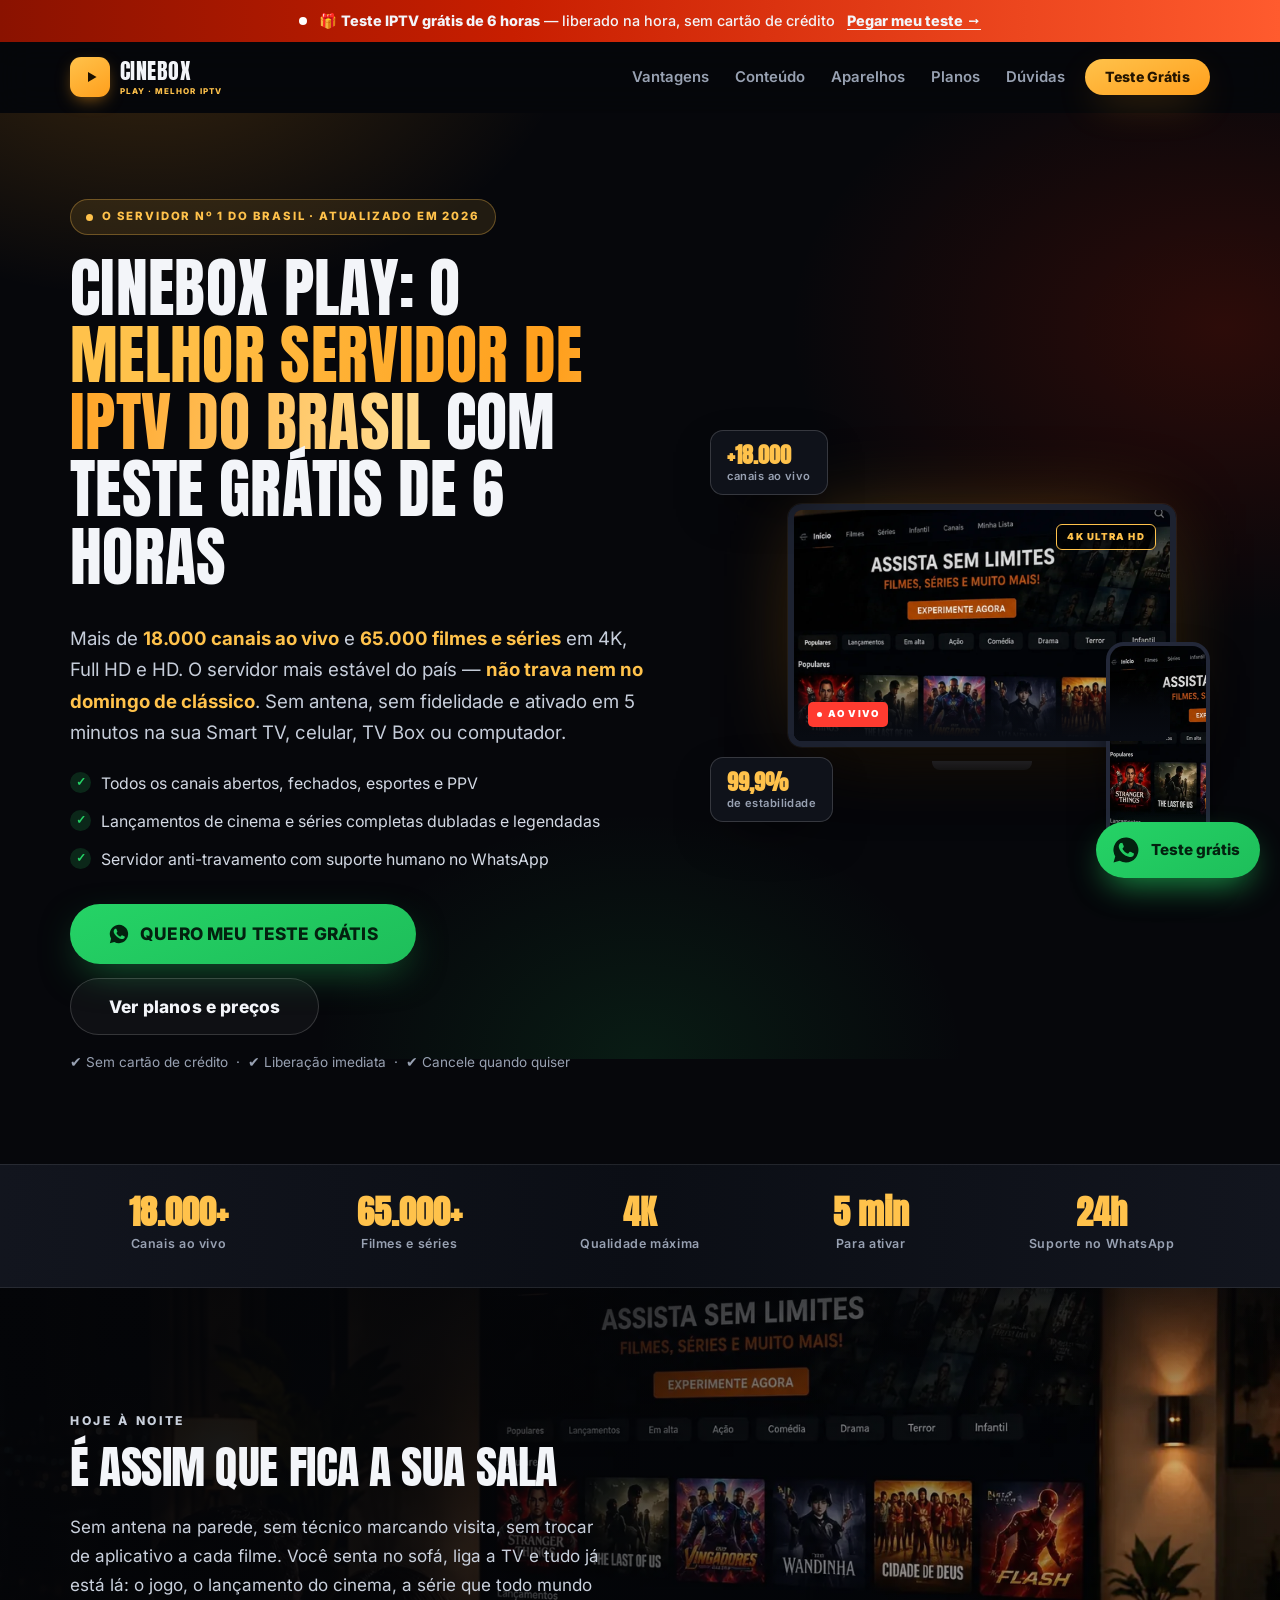
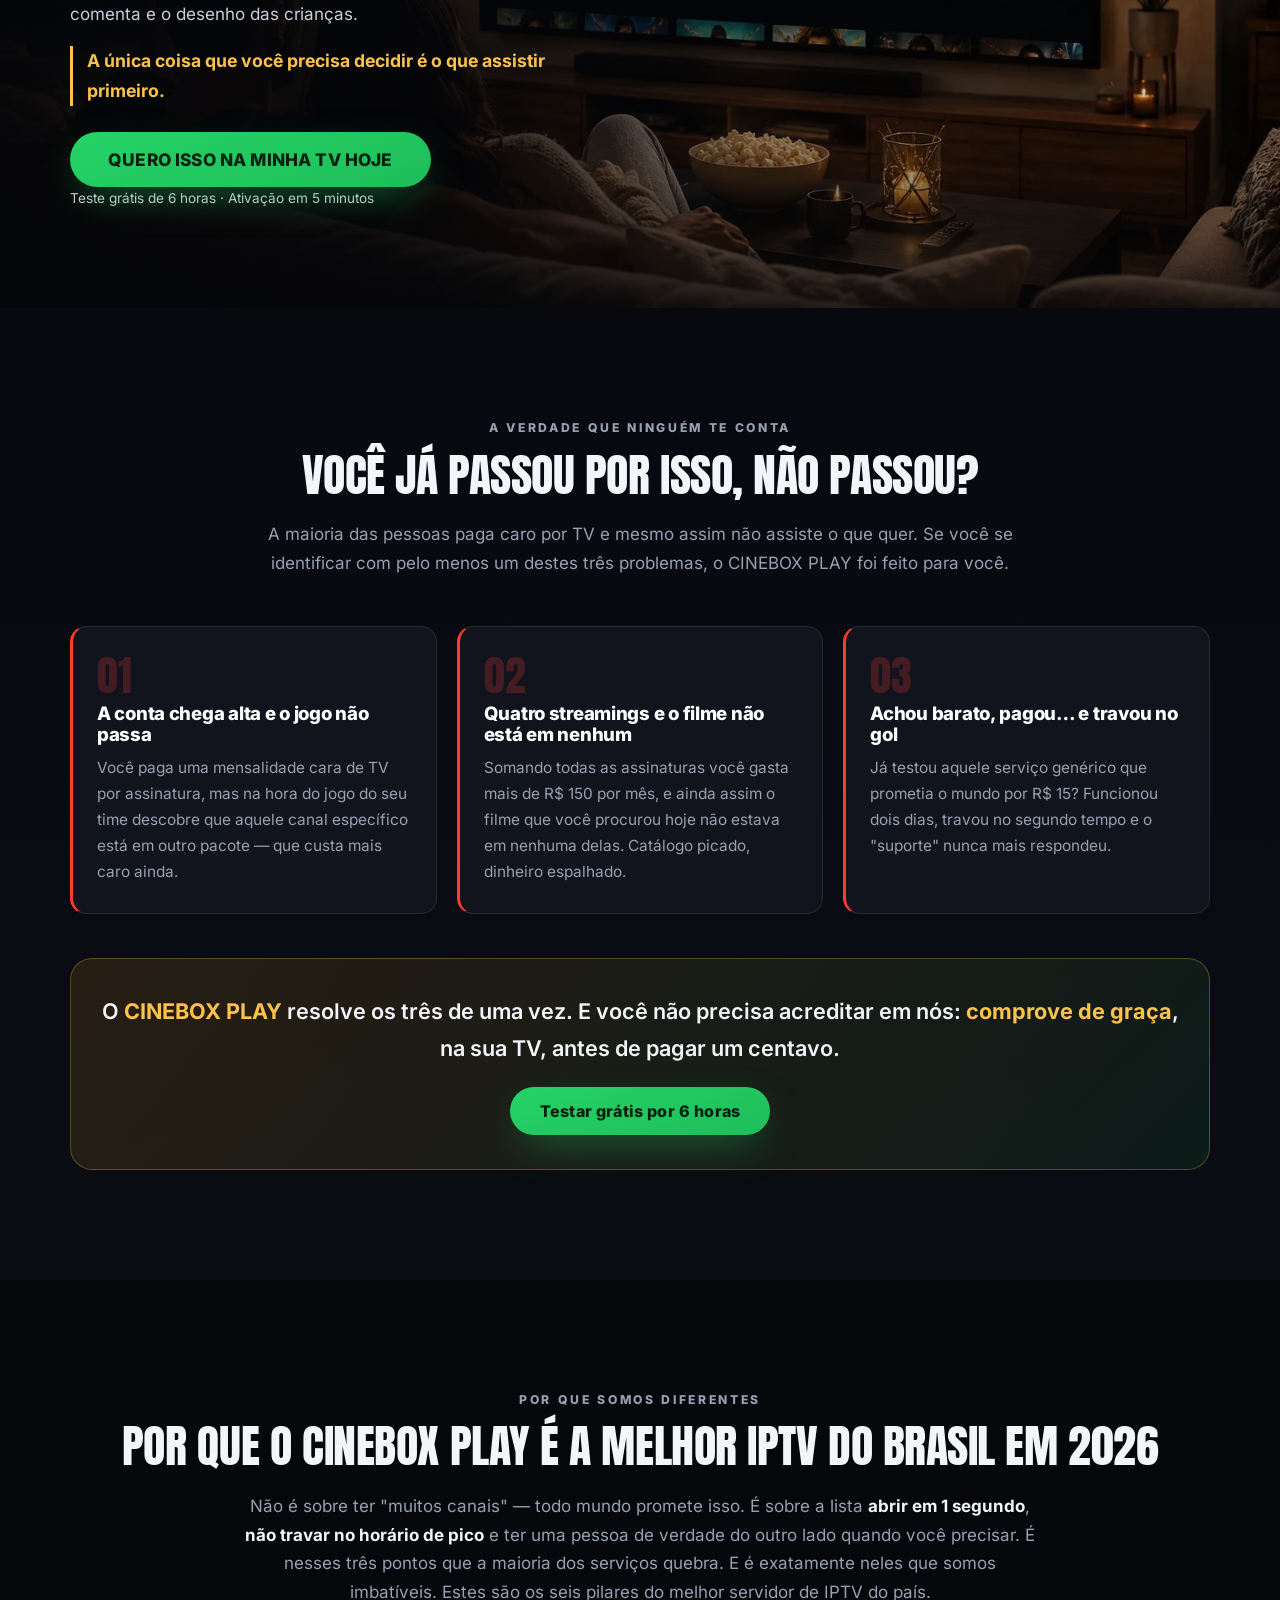
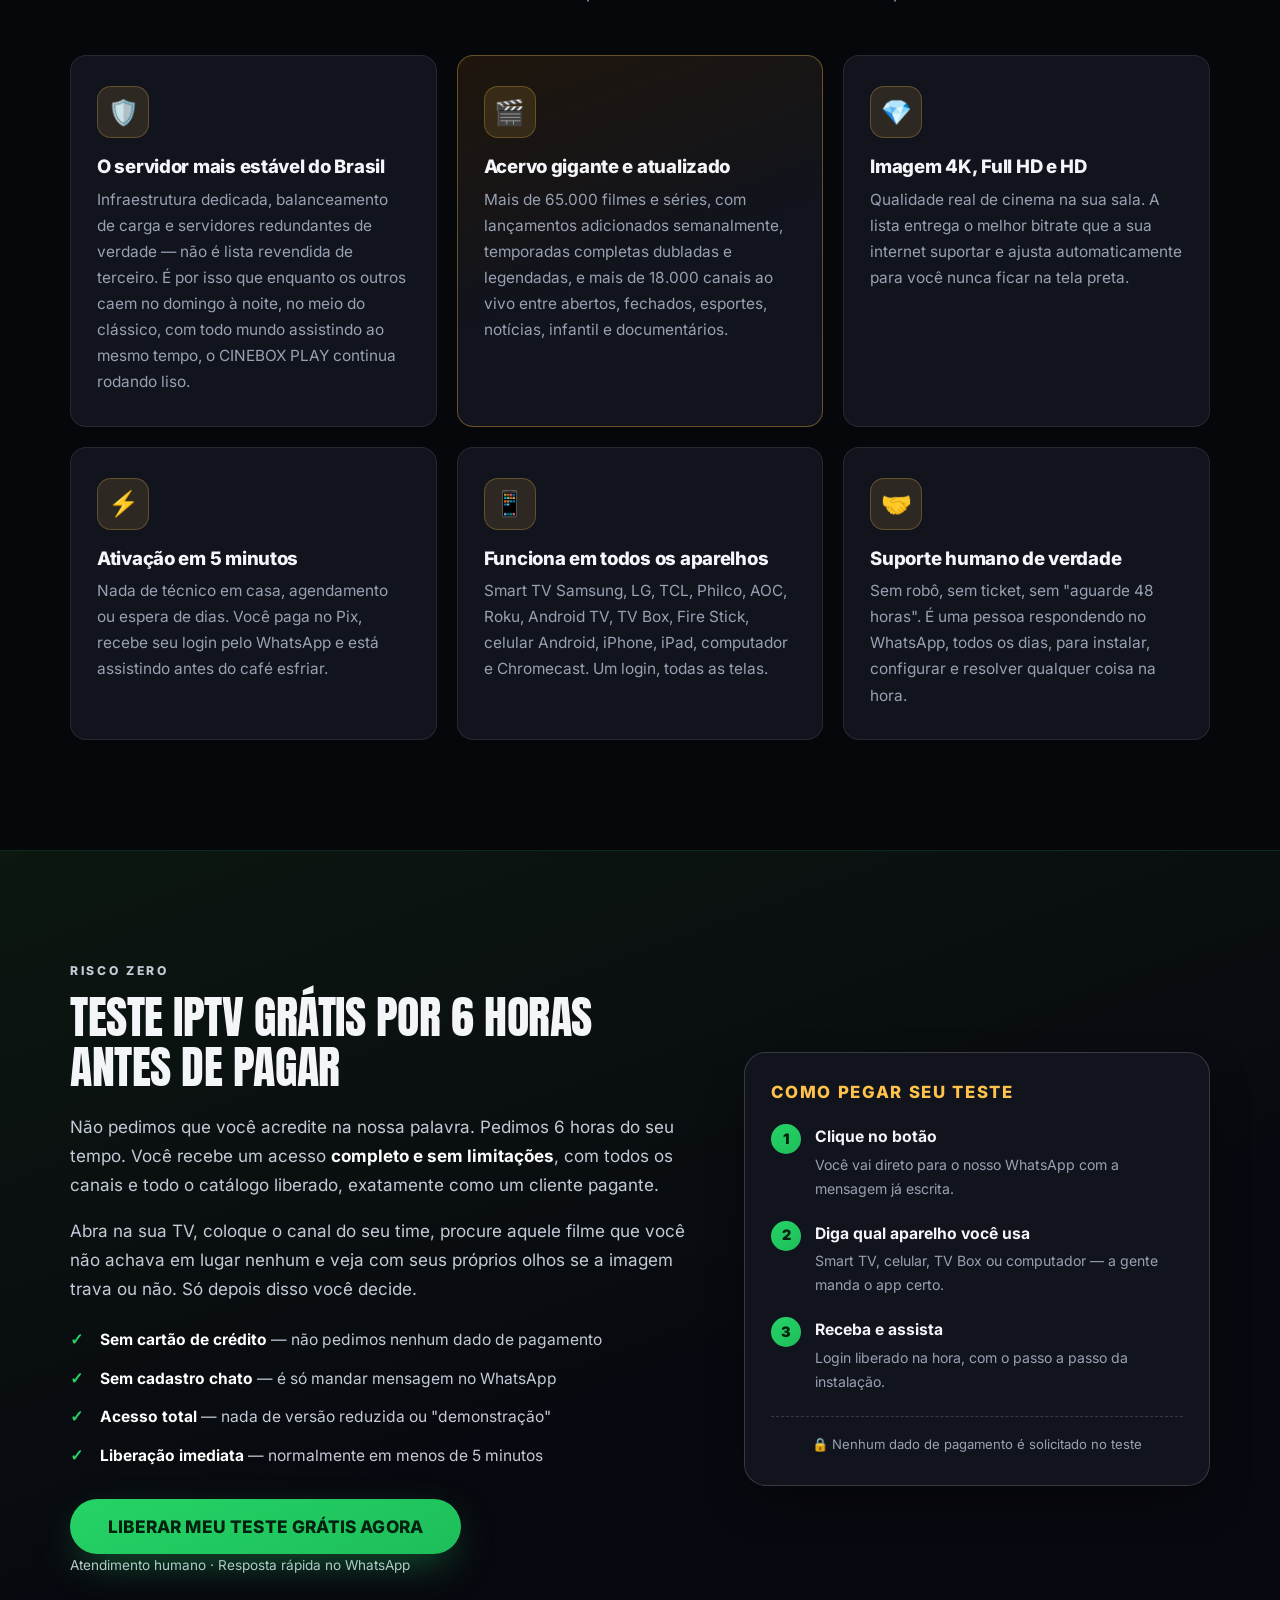
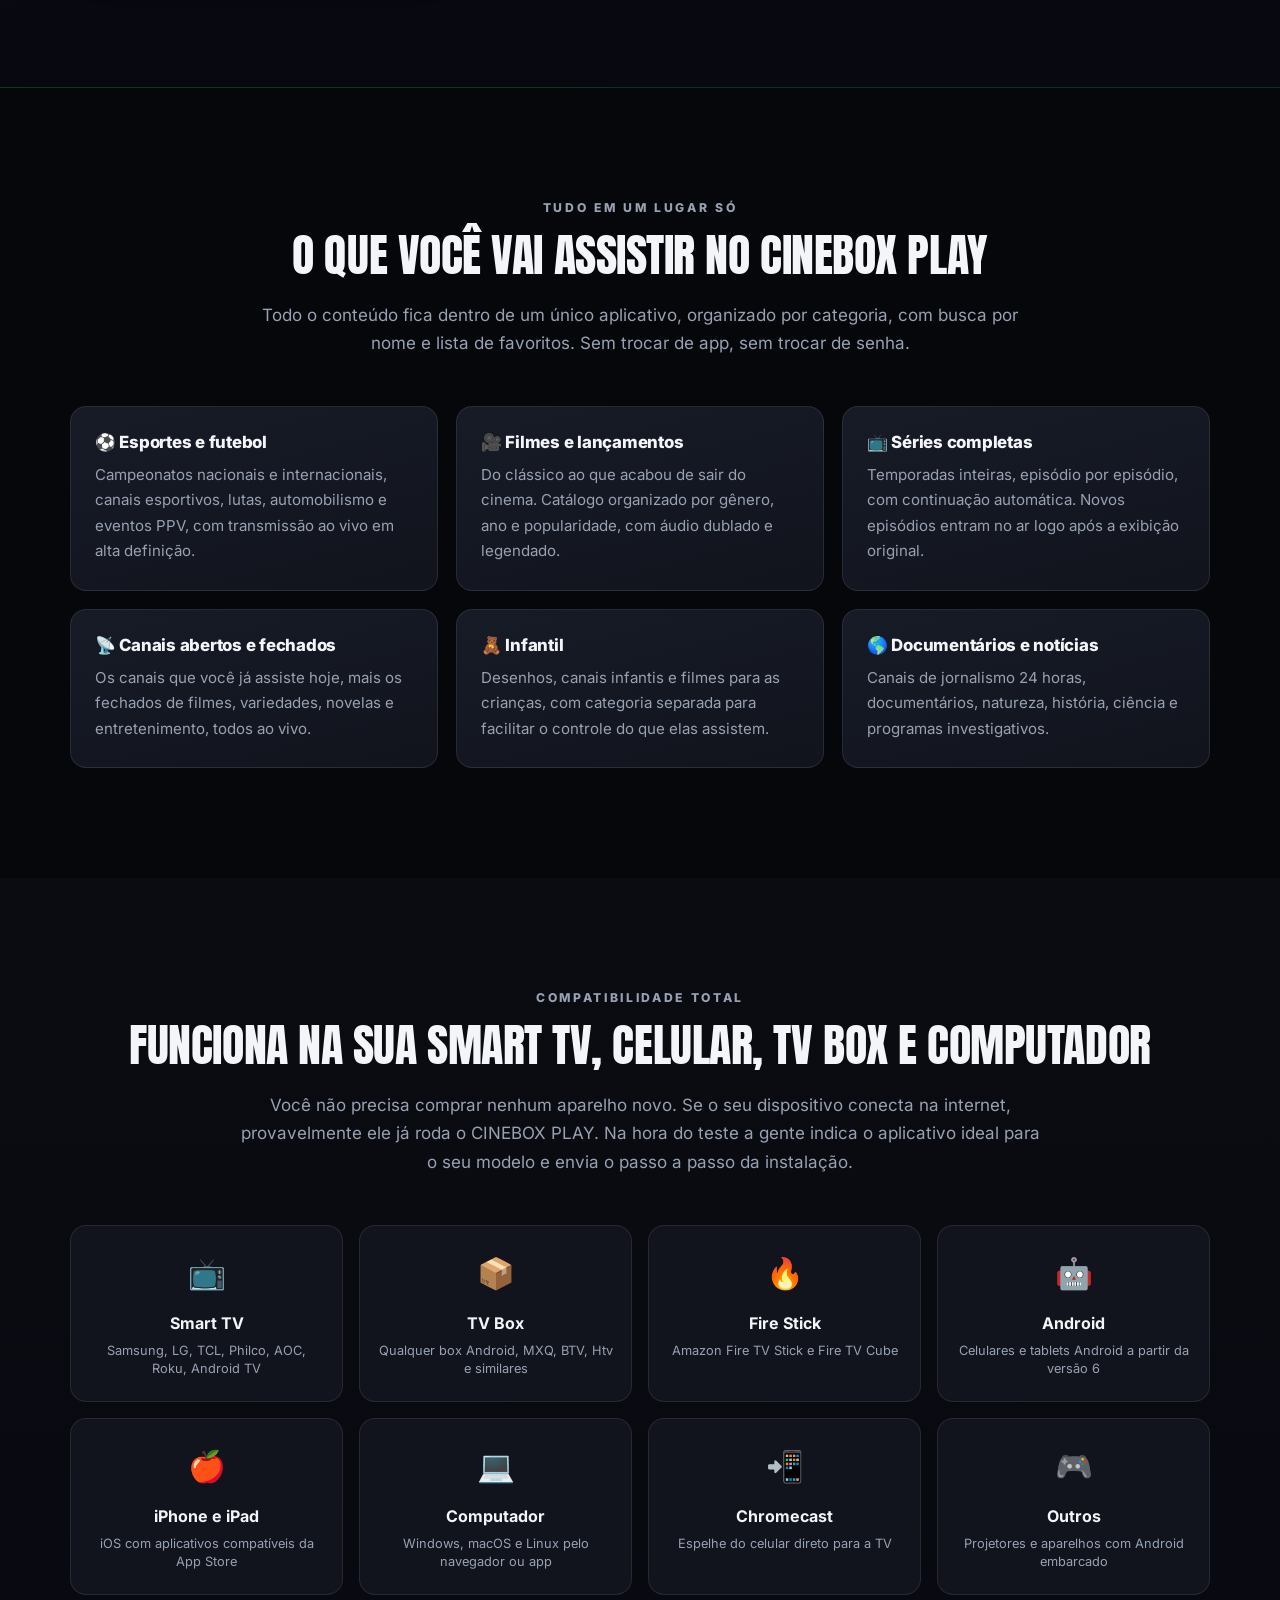
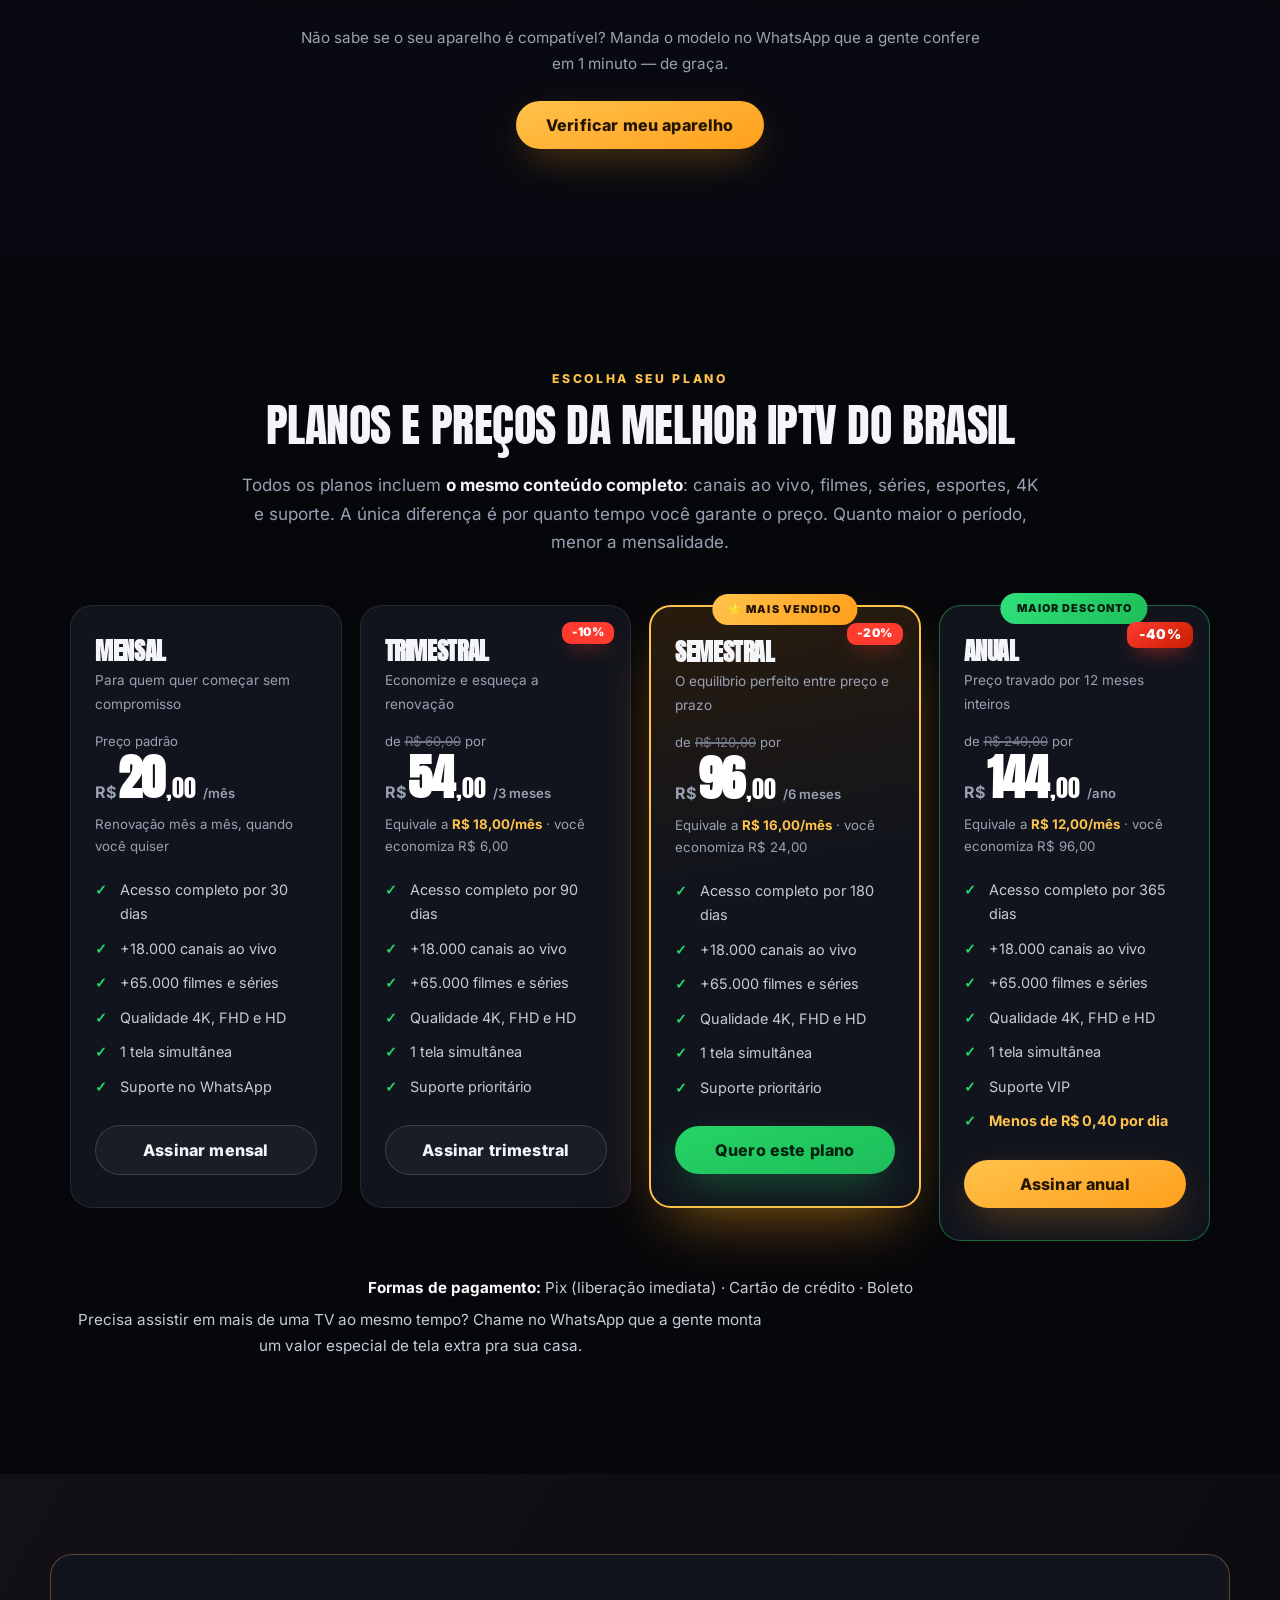
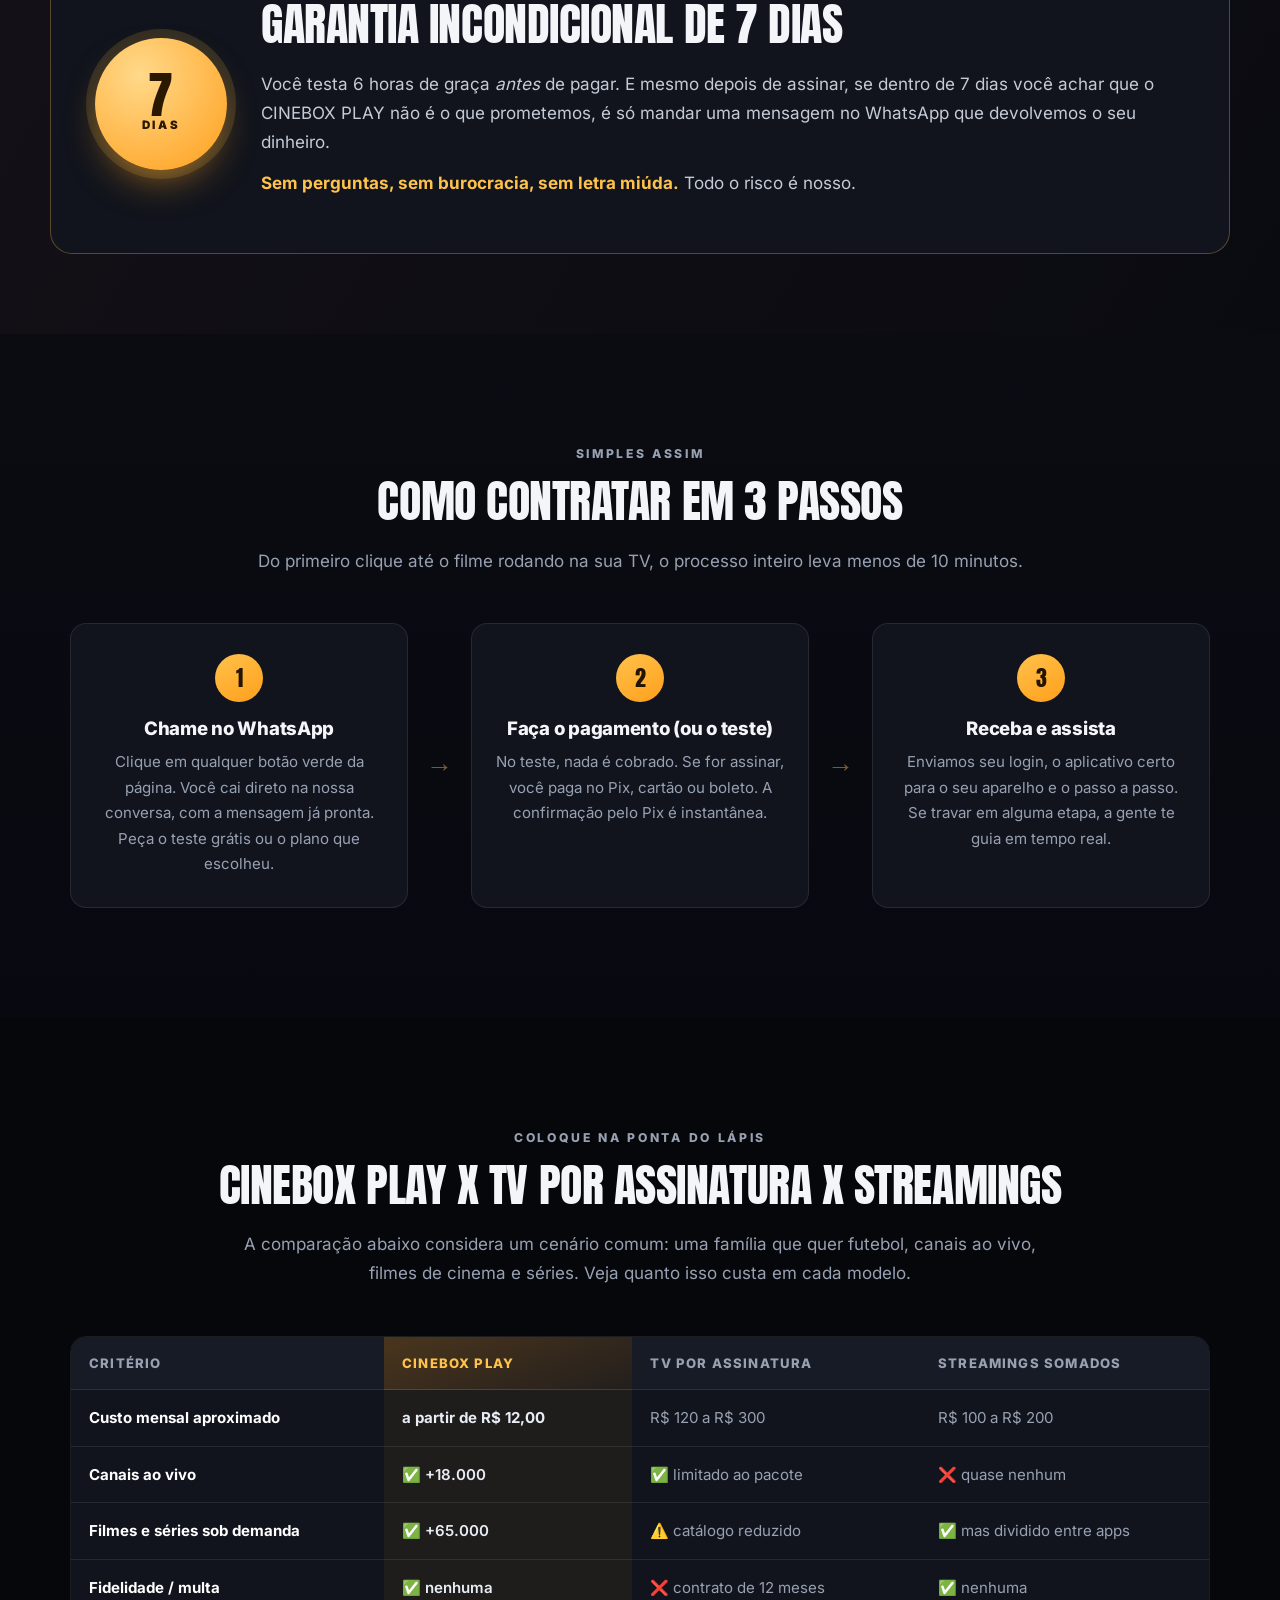
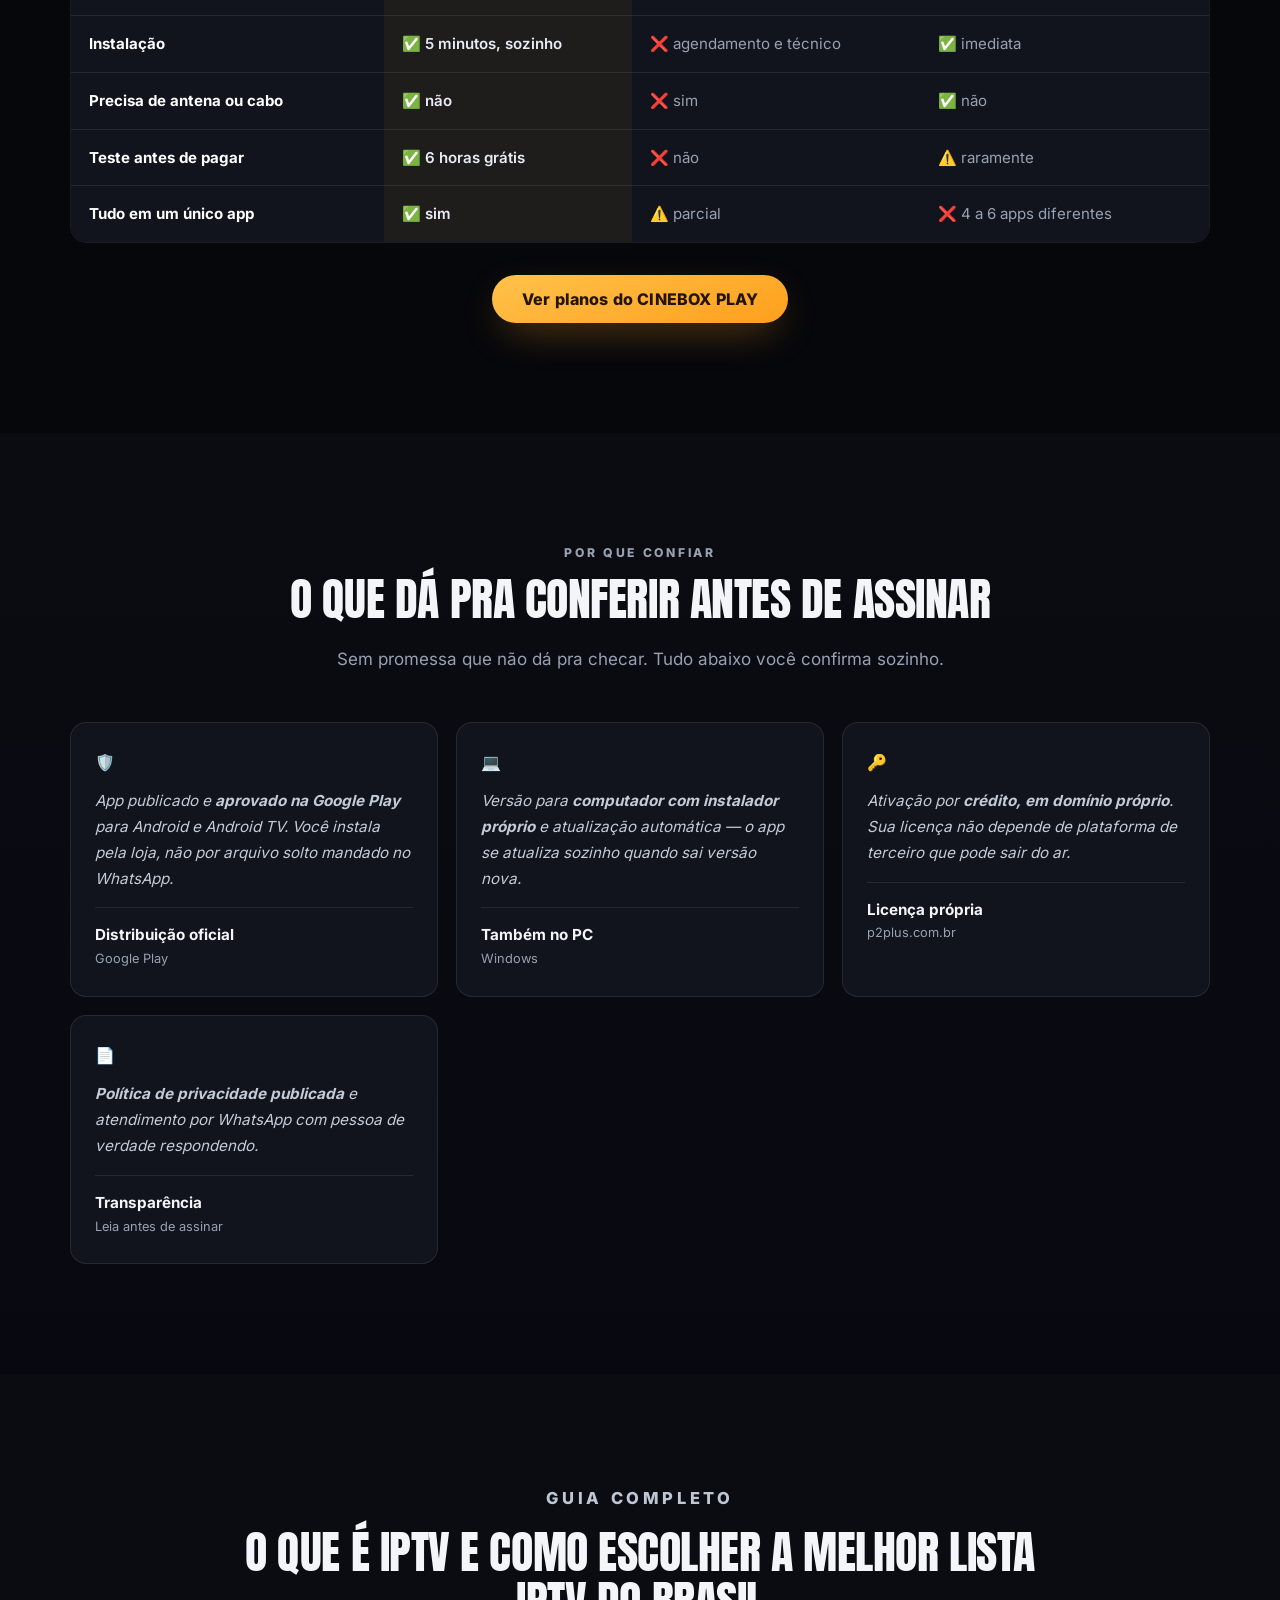
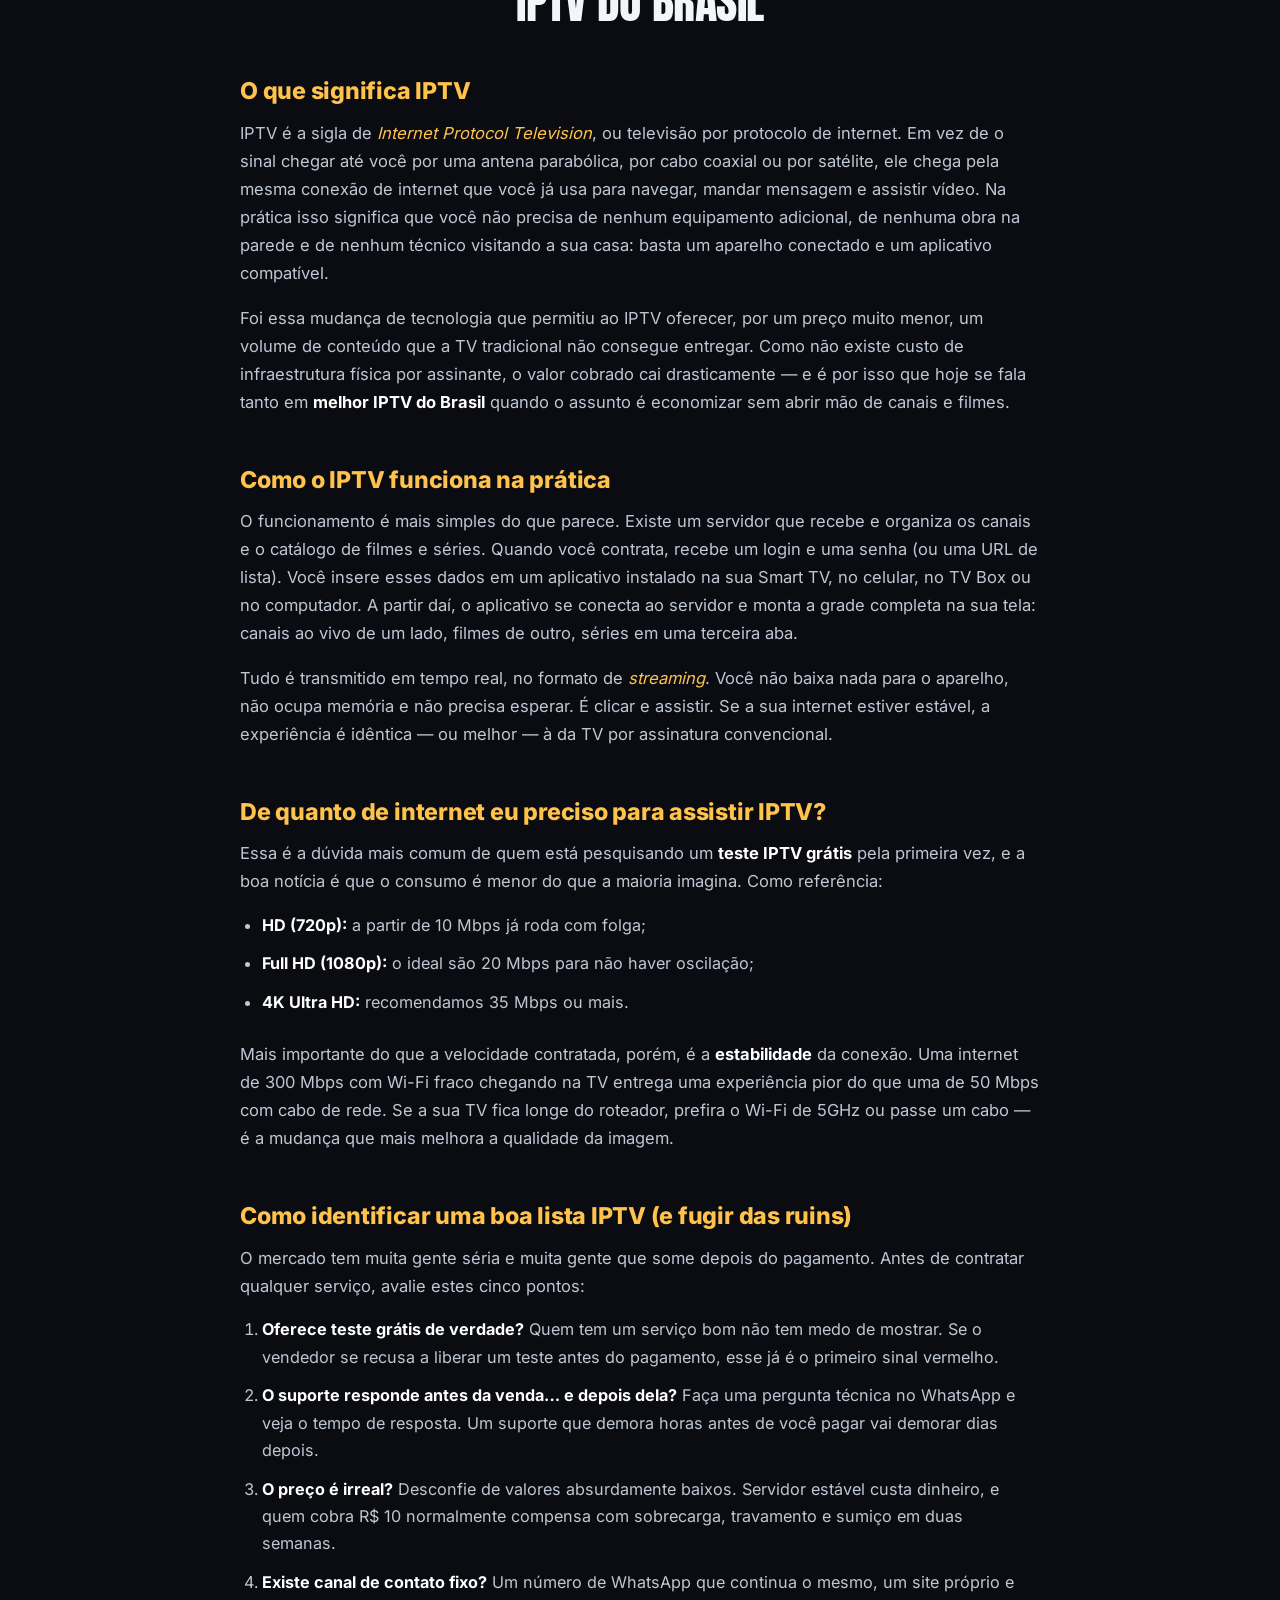
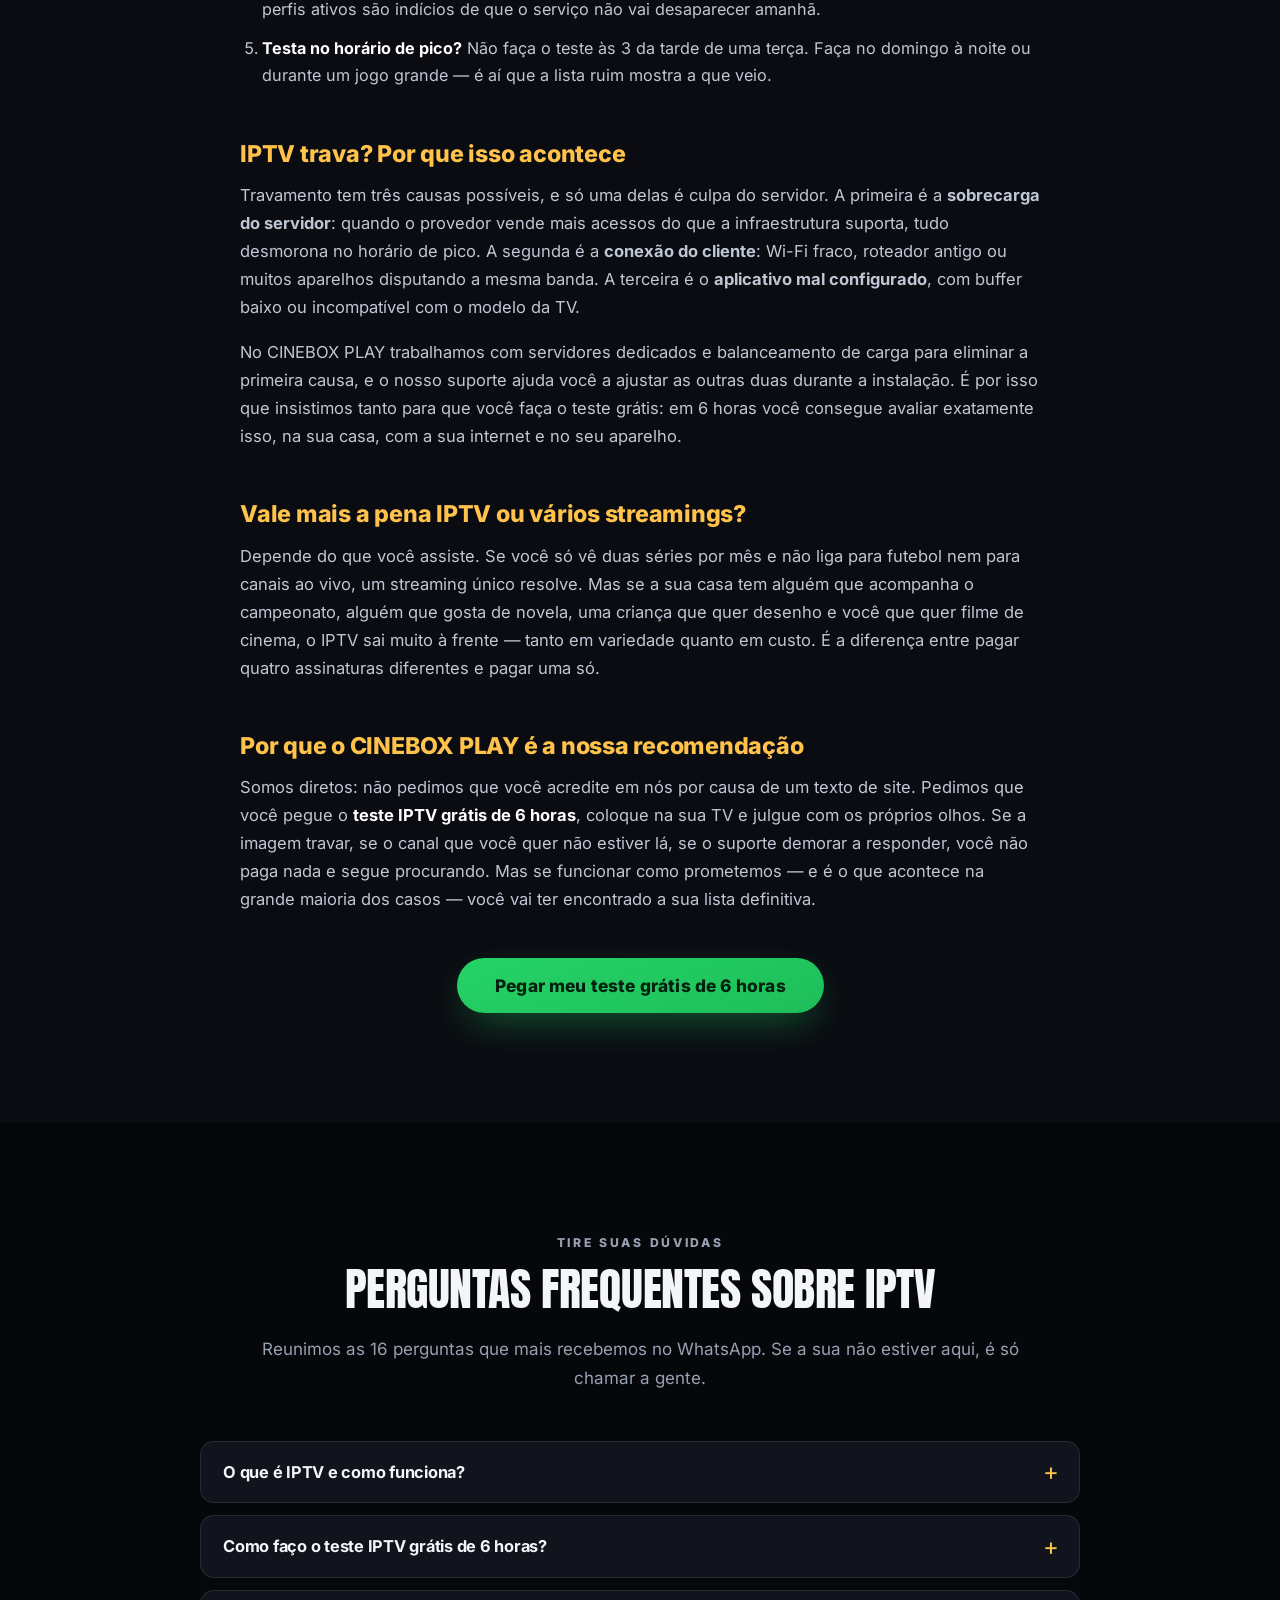
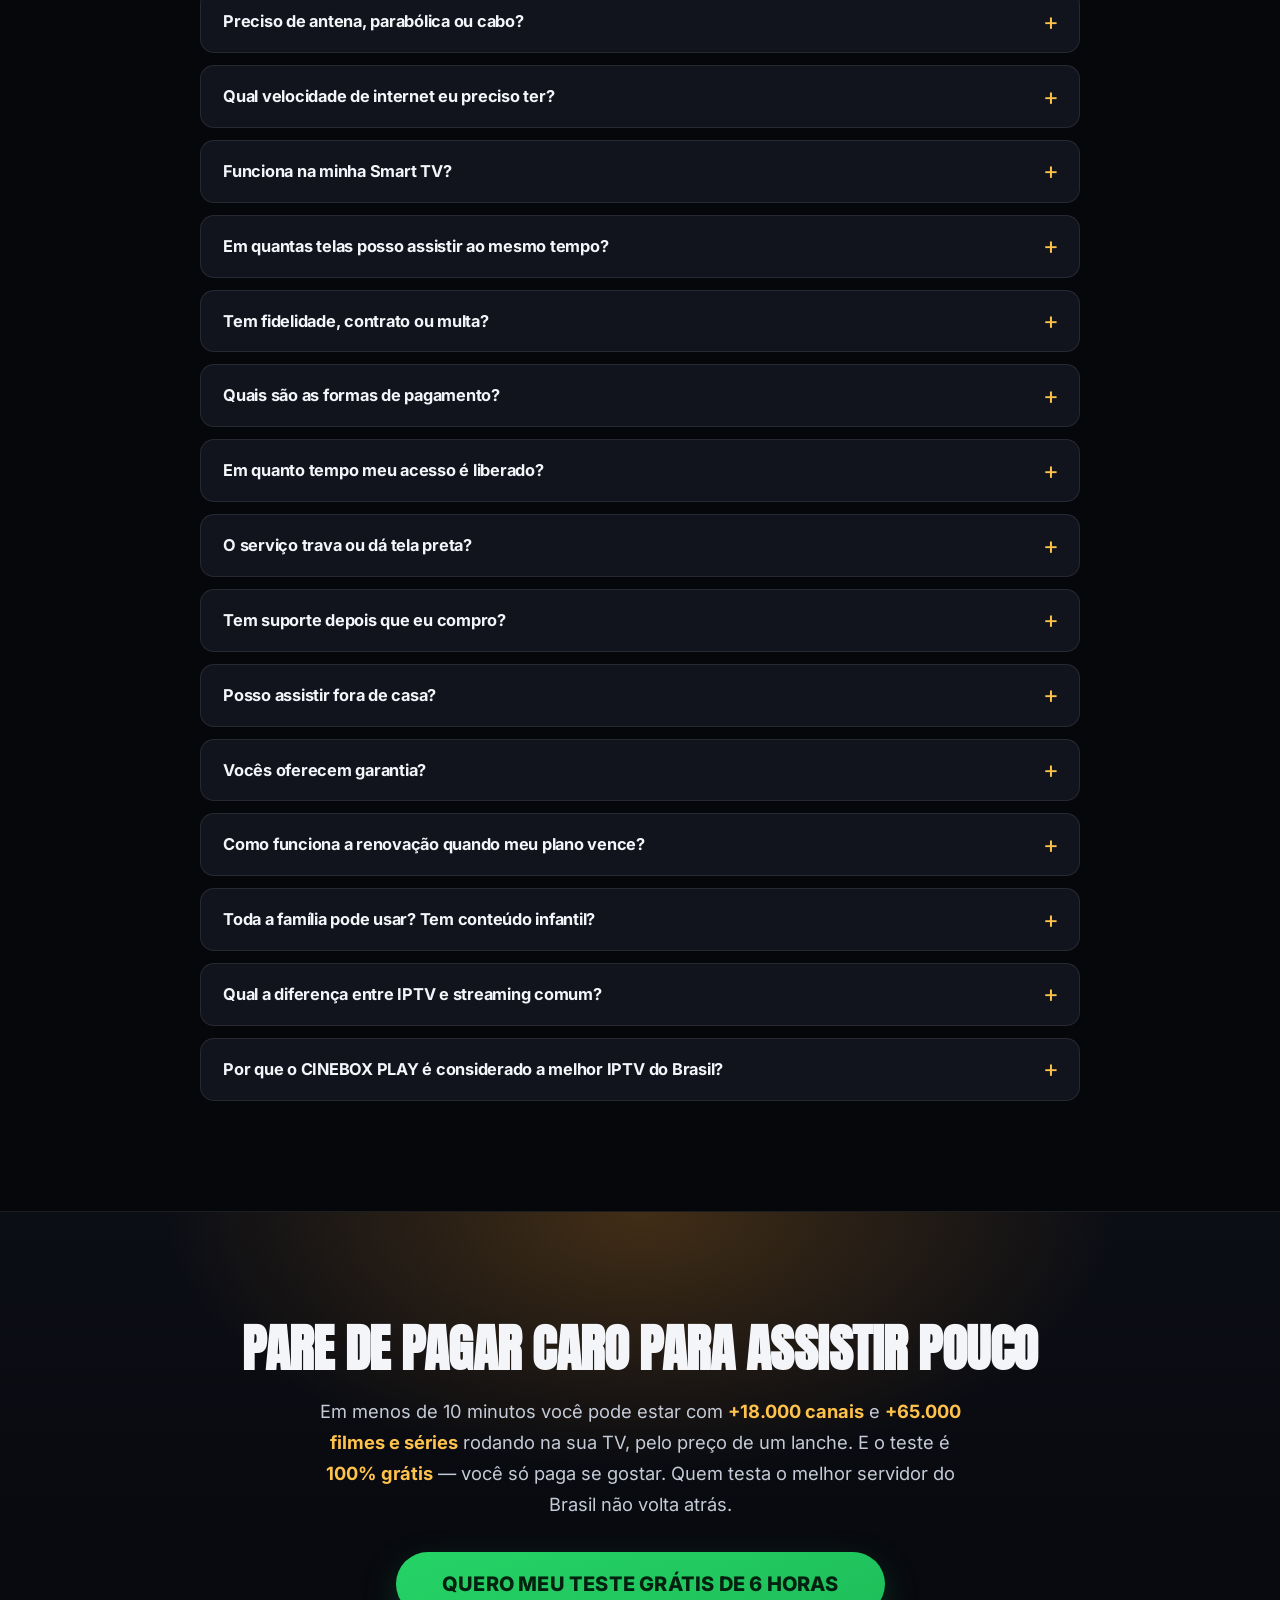
<file: public/index.html>
<!DOCTYPE html>
<html lang="pt-BR">
<head>
<meta charset="UTF-8">
<meta name="viewport" content="width=device-width, initial-scale=1.0">
<meta name="theme-color" content="#06070B">

<!-- ================= SEO PRINCIPAL ================= -->
<title>Melhor IPTV do Brasil 2026 | Teste IPTV Grátis 6 Horas — CINEBOX PLAY</title>
<meta name="description" content="CINEBOX PLAY é a melhor IPTV do Brasil: +18.000 canais ao vivo, +65.000 filmes e séries em 4K, sem travar. Teste IPTV grátis de 6 horas, ativação em 5 minutos e sem fidelidade. Planos a partir de R$ 12,00 por mês.">
<meta name="keywords" content="melhor iptv, melhor iptv do brasil, teste iptv grátis, teste iptv grátis 6 horas, melhor lista iptv, iptv 2026, lista iptv, comprar iptv, iptv 4k, iptv que não trava, iptv para smart tv, iptv barato, iptv para casa, assinar iptv">
<meta name="robots" content="index, follow, max-image-preview:large, max-snippet:-1, max-video-preview:-1">
<meta name="author" content="CINEBOX PLAY">
<meta name="language" content="pt-BR">
<meta name="geo.region" content="BR">
<link rel="canonical" href="https://cinebox-play.vuno-flix.workers.dev/">

<!-- ================= OPEN GRAPH / REDES SOCIAIS ================= -->
<meta property="og:locale" content="pt_BR">
<meta property="og:type" content="website">
<meta property="og:site_name" content="CINEBOX PLAY — Melhor IPTV do Brasil">
<meta property="og:title" content="Melhor IPTV do Brasil 2026 | Teste Grátis 6 Horas — CINEBOX PLAY">
<meta property="og:description" content="+18.000 canais ao vivo e +65.000 filmes e séries em 4K, sem travar. Teste grátis de 6 horas liberado na hora pelo WhatsApp.">
<meta property="og:url" content="https://cinebox-play.vuno-flix.workers.dev/">
<meta property="og:image" content="https://cinebox-play.vuno-flix.workers.dev/assets/img/og-image.png">
<meta property="og:image:width" content="1200">
<meta property="og:image:height" content="630">
<meta name="twitter:card" content="summary_large_image">
<meta name="twitter:title" content="Melhor IPTV do Brasil 2026 | Teste Grátis 6 Horas — CINEBOX PLAY">
<meta name="twitter:description" content="+18.000 canais e +65.000 filmes em 4K, sem travar. Teste grátis de 6 horas.">
<meta name="twitter:image" content="https://cinebox-play.vuno-flix.workers.dev/assets/img/og-image.png">

<!-- ================= ÍCONES ================= -->
<link rel="icon" type="image/svg+xml" href="assets/img/favicon.svg">
<link rel="icon" type="image/png" sizes="32x32" href="assets/img/icon-32.png">
<link rel="icon" type="image/png" sizes="512x512" href="assets/img/icon-512.png">
<link rel="apple-touch-icon" sizes="180x180" href="assets/img/icon-180.png">

<!-- ================= FONTES =================
     Hospedadas no próprio site. O preload faz o navegador buscá-las
     em paralelo com o CSS, então a página já pinta com a fonte certa
     — sem recurso bloqueante de terceiro e sem refluxo (CLS).
-->
<link rel="preload" as="font" type="font/woff2" href="assets/fonts/anton-latin.woff2" crossorigin>
<link rel="preload" as="font" type="font/woff2" href="assets/fonts/inter-latin.woff2" crossorigin>

<!-- Ao editar o CSS/JS, suba o número do ?v= para forçar a atualização no navegador dos visitantes -->
<link rel="stylesheet" href="assets/css/style.css?v=15">

<!-- ================= SCHEMA MARKUP (JSON-LD) =================
     Isto é o que o concorrente NÃO tem. Gera rich snippets no Google.

     ATENÇÃO: JSON não aceita comentários. Qualquer campo extra que você
     colocar aqui dentro vira dado de verdade e o Google lê e exibe.
     Anotações ficam neste comentário HTML, nunca dentro do <script>.

     Notas sobre os nós:
     · #entrega  — entrega é digital, nada é enviado fisicamente,
                   por isso custo e prazo declarados são zero.
     · #garantia — corresponde à garantia de 7 dias anunciada na página.
                   Se um dia deixar de honrar, remova este nó também.
     · review / aggregateRating — NÃO adicionar sem avaliações reais de
                   clientes. Inventar nota viola a política do Google e
                   pode gerar ação manual (o site sai do índice).
-->
<script type="application/ld+json">
{
  "@context": "https://schema.org",
  "@graph": [
    {
      "@type": "Organization",
      "@id": "https://cinebox-play.vuno-flix.workers.dev/#organization",
      "name": "CINEBOX PLAY",
      "alternateName": "CINEBOX PLAY — Melhor IPTV do Brasil",
      "url": "https://cinebox-play.vuno-flix.workers.dev/",
      "logo": {
        "@type": "ImageObject",
        "url": "https://cinebox-play.vuno-flix.workers.dev/assets/img/logo.svg"
      },
      "description": "Serviço de IPTV com canais ao vivo, filmes e séries em alta definição, teste grátis de 6 horas e suporte por WhatsApp.",
      "areaServed": { "@type": "Country", "name": "Brasil" },
      "contactPoint": {
        "@type": "ContactPoint",
        "telephone": "+55-12-90792-6732",
        "contactType": "customer service",
        "areaServed": "BR",
        "availableLanguage": ["Portuguese"]
      }
    },
    {
      "@type": "WebSite",
      "@id": "https://cinebox-play.vuno-flix.workers.dev/#website",
      "url": "https://cinebox-play.vuno-flix.workers.dev/",
      "name": "CINEBOX PLAY — Melhor IPTV do Brasil",
      "inLanguage": "pt-BR",
      "publisher": { "@id": "https://cinebox-play.vuno-flix.workers.dev/#organization" }
    },
    {
      "@type": "Product",
      "@id": "https://cinebox-play.vuno-flix.workers.dev/#produto",
      "name": "CINEBOX PLAY — Melhor IPTV do Brasil",
      "description": "Acesso a mais de 18.000 canais ao vivo e 65.000 filmes e séries em qualidade 4K, FHD e HD. Compatível com Smart TV, celular, TV Box, computador e Chromecast.",
      "brand": { "@type": "Brand", "name": "CINEBOX PLAY" },
      "image": "https://cinebox-play.vuno-flix.workers.dev/assets/img/og-image.png",
      "offers": [
        {
          "@type": "Offer", "name": "Plano Mensal", "price": "20.00", "priceCurrency": "BRL",
          "availability": "https://schema.org/InStock", "url": "https://cinebox-play.vuno-flix.workers.dev/#planos",
          "shippingDetails": { "@id": "https://cinebox-play.vuno-flix.workers.dev/#entrega" },
          "hasMerchantReturnPolicy": { "@id": "https://cinebox-play.vuno-flix.workers.dev/#garantia" }
        },
        {
          "@type": "Offer", "name": "Plano Trimestral", "price": "54.00", "priceCurrency": "BRL",
          "availability": "https://schema.org/InStock", "url": "https://cinebox-play.vuno-flix.workers.dev/#planos",
          "shippingDetails": { "@id": "https://cinebox-play.vuno-flix.workers.dev/#entrega" },
          "hasMerchantReturnPolicy": { "@id": "https://cinebox-play.vuno-flix.workers.dev/#garantia" }
        },
        {
          "@type": "Offer", "name": "Plano Semestral", "price": "96.00", "priceCurrency": "BRL",
          "availability": "https://schema.org/InStock", "url": "https://cinebox-play.vuno-flix.workers.dev/#planos",
          "shippingDetails": { "@id": "https://cinebox-play.vuno-flix.workers.dev/#entrega" },
          "hasMerchantReturnPolicy": { "@id": "https://cinebox-play.vuno-flix.workers.dev/#garantia" }
        },
        {
          "@type": "Offer", "name": "Plano Anual", "price": "144.00", "priceCurrency": "BRL",
          "availability": "https://schema.org/InStock", "url": "https://cinebox-play.vuno-flix.workers.dev/#planos",
          "shippingDetails": { "@id": "https://cinebox-play.vuno-flix.workers.dev/#entrega" },
          "hasMerchantReturnPolicy": { "@id": "https://cinebox-play.vuno-flix.workers.dev/#garantia" }
        }
      ]
    },
    {
      "@type": "OfferShippingDetails",
      "@id": "https://cinebox-play.vuno-flix.workers.dev/#entrega",
      "shippingRate": { "@type": "MonetaryAmount", "value": "0", "currency": "BRL" },
      "shippingDestination": { "@type": "DefinedRegion", "addressCountry": "BR" },
      "deliveryTime": {
        "@type": "ShippingDeliveryTime",
        "handlingTime": { "@type": "QuantitativeValue", "minValue": 0, "maxValue": 0, "unitCode": "DAY" },
        "transitTime": { "@type": "QuantitativeValue", "minValue": 0, "maxValue": 0, "unitCode": "DAY" }
      }
    },
    {
      "@type": "MerchantReturnPolicy",
      "@id": "https://cinebox-play.vuno-flix.workers.dev/#garantia",
      "applicableCountry": "BR",
      "returnPolicyCategory": "https://schema.org/MerchantReturnFiniteReturnWindow",
      "merchantReturnDays": 7,
      "returnMethod": "https://schema.org/ReturnByMail",
      "returnFees": "https://schema.org/FreeReturn"
    },
    {
      "@type": "BreadcrumbList",
      "@id": "https://cinebox-play.vuno-flix.workers.dev/#breadcrumb",
      "itemListElement": [
        { "@type": "ListItem", "position": 1, "name": "Início", "item": "https://cinebox-play.vuno-flix.workers.dev/" },
        { "@type": "ListItem", "position": 2, "name": "Planos IPTV", "item": "https://cinebox-play.vuno-flix.workers.dev/#planos" },
        { "@type": "ListItem", "position": 3, "name": "Teste Grátis", "item": "https://cinebox-play.vuno-flix.workers.dev/#teste" }
      ]
    },
    {
      "@type": "FAQPage",
      "@id": "https://cinebox-play.vuno-flix.workers.dev/#faq",
      "mainEntity": [
        {"@type":"Question","name":"O que é IPTV e como funciona?","acceptedAnswer":{"@type":"Answer","text":"IPTV significa Internet Protocol Television. É a transmissão de canais de TV, filmes e séries pela internet, no lugar de antena parabólica ou cabo. Você recebe um login, insere em um aplicativo compatível e assiste em qualquer aparelho conectado à rede."}},
        {"@type":"Question","name":"Como faço o teste IPTV grátis de 6 horas?","acceptedAnswer":{"@type":"Answer","text":"É só clicar em qualquer botão verde desta página e nos chamar no WhatsApp pedindo o teste. Você recebe o acesso completo em poucos minutos, sem pagar nada e sem informar cartão de crédito. O teste dura 6 horas e libera todo o conteúdo, igualzinho a um plano pago."}},
        {"@type":"Question","name":"Preciso de antena, parabólica ou cabo?","acceptedAnswer":{"@type":"Answer","text":"Não. O CINEBOX PLAY funciona exclusivamente por internet. Não é preciso instalar antena, passar cabo, furar parede nem receber técnico em casa. Se o aparelho conecta na internet, ele roda o serviço."}},
        {"@type":"Question","name":"Qual velocidade de internet eu preciso ter?","acceptedAnswer":{"@type":"Answer","text":"Para HD, 10 Mbps já é suficiente. Para Full HD recomendamos 20 Mbps e para 4K a partir de 35 Mbps. Mais importante que a velocidade é a estabilidade: Wi-Fi 5GHz ou cabo de rede entregam a melhor experiência, principalmente se a TV estiver longe do roteador."}},
        {"@type":"Question","name":"Funciona na minha Smart TV?","acceptedAnswer":{"@type":"Answer","text":"Sim. Funciona em Smart TVs Samsung, LG, TCL, Philco, AOC, Roku e Android TV, além de TV Box, Fire Stick, celular Android, iPhone, iPad, computador e Chromecast. Mande o modelo da sua TV no WhatsApp que confirmamos em 1 minuto e já indicamos o app certo."}},
        {"@type":"Question","name":"Em quantas telas posso assistir ao mesmo tempo?","acceptedAnswer":{"@type":"Answer","text":"Cada plano inclui 1 tela simultânea. Você pode deixar o login instalado em vários aparelhos, mas só consegue assistir em um por vez. Se a casa precisar de mais de uma tela ao mesmo tempo, adicionamos telas extras com valor reduzido."}},
        {"@type":"Question","name":"Tem fidelidade, contrato ou multa?","acceptedAnswer":{"@type":"Answer","text":"Nenhum dos três. Você renova só quando quiser e para quando quiser. Não existe contrato de permanência, não existe multa de cancelamento e não existe cobrança automática sem a sua autorização."}},
        {"@type":"Question","name":"Quais são as formas de pagamento?","acceptedAnswer":{"@type":"Answer","text":"Aceitamos Pix, cartão de crédito e boleto. O Pix é o mais rápido: a confirmação é instantânea e o acesso costuma ser liberado em menos de 5 minutos."}},
        {"@type":"Question","name":"Em quanto tempo meu acesso é liberado?","acceptedAnswer":{"@type":"Answer","text":"Assim que o pagamento é confirmado, enviamos o login pelo WhatsApp em até 5 minutos, junto com o link do aplicativo e o passo a passo da instalação para o seu aparelho específico."}},
        {"@type":"Question","name":"O serviço trava ou dá tela preta?","acceptedAnswer":{"@type":"Answer","text":"Usamos servidores dedicados com balanceamento de carga exatamente para evitar travamento em horário de pico e durante jogos. Se ainda assim algo falhar, o suporte resolve na hora pelo WhatsApp. Faça o teste grátis em um domingo à noite ou durante uma partida — é o melhor jeito de comprovar."}},
        {"@type":"Question","name":"Tem suporte depois que eu compro?","acceptedAnswer":{"@type":"Answer","text":"Sim, e esse é justamente o nosso diferencial. O suporte é humano, feito por WhatsApp, todos os dias. Ajudamos na instalação, na configuração do aparelho, na troca de TV e em qualquer dúvida durante todo o período do seu plano. Você não fala com robô e não abre ticket."}},
        {"@type":"Question","name":"Posso assistir fora de casa?","acceptedAnswer":{"@type":"Answer","text":"Sim. Como tudo funciona por internet, você assiste de qualquer lugar do Brasil: na casa de um parente, no trabalho, na praia ou viajando, inclusive pelo celular usando 4G ou 5G."}},
        {"@type":"Question","name":"Vocês oferecem garantia?","acceptedAnswer":{"@type":"Answer","text":"Sim, garantia incondicional de 7 dias. Além do teste grátis de 6 horas antes de pagar, se dentro da primeira semana você não gostar, devolvemos o valor integral sem burocracia."}},
        {"@type":"Question","name":"Como funciona a renovação quando meu plano vence?","acceptedAnswer":{"@type":"Answer","text":"A gente te avisa no WhatsApp alguns dias antes do vencimento. Se você quiser continuar, é só fazer o Pix e o mesmo login é renovado na hora — você não perde configuração, favoritos nem precisa reinstalar nada. Se não quiser renovar, não faz nada: não existe cobrança automática."}},
        {"@type":"Question","name":"Toda a família pode usar? Tem conteúdo infantil?","acceptedAnswer":{"@type":"Answer","text":"Sim. Existe uma categoria só de canais e desenhos infantis, separada do resto, o que facilita deixar a TV das crianças no lugar certo. Como o catálogo é organizado por categoria, cada pessoa da casa encontra rápido o que gosta."}},
        {"@type":"Question","name":"Qual a diferença entre IPTV e streaming comum?","acceptedAnswer":{"@type":"Answer","text":"Os serviços de streaming tradicionais oferecem apenas o próprio catálogo, sob demanda, e cada um exige uma assinatura separada. O IPTV reúne canais ao vivo com programação em tempo real e um catálogo enorme de filmes e séries dentro de um único aplicativo — e por um valor bem menor que a soma das assinaturas."}},
        {"@type":"Question","name":"Por que o CINEBOX PLAY é considerado a melhor IPTV do Brasil?","acceptedAnswer":{"@type":"Answer","text":"Pela combinação de estabilidade do servidor, tamanho do acervo, preço justo e suporte humano de verdade. Mas não queremos que você acredite só no que está escrito aqui: pegue o teste grátis de 6 horas e decida com base na sua própria experiência, na sua TV e com a sua internet."}}
      ]
    }
  ]
}
</script>
</head>

<body>

<!-- ============================================================
     BARRA DE ANÚNCIO
============================================================ -->
<div class="topbar">
  <div class="wrap topbar__in">
    <span class="topbar__dot" aria-hidden="true"></span>
    <p>🎁 <strong>Teste IPTV grátis de 6 horas</strong> — liberado na hora, sem cartão de crédito</p>
    <a href="#teste" class="topbar__link">Pegar meu teste →</a>
  </div>
</div>

<!-- ============================================================
     HEADER
============================================================ -->
<header class="header" id="header">
  <div class="wrap header__in">
    <a href="#topo" class="logo" aria-label="CINEBOX PLAY - Melhor IPTV do Brasil">
      <span class="logo__mark" aria-hidden="true"><svg viewBox="0 0 24 24" width="18" height="18" fill="currentColor"><path d="M8 5.2v13.6L19.4 12 8 5.2Z"/></svg></span>
      <span class="logo__txt">CINEBOX<em>PLAY · MELHOR IPTV</em></span>
    </a>

    <nav class="nav" id="nav" aria-label="Navegação principal">
      <a href="#beneficios">Vantagens</a>
      <a href="#conteudo">Conteúdo</a>
      <a href="#dispositivos">Aparelhos</a>
      <a href="#planos">Planos</a>
      <a href="#faq">Dúvidas</a>
    </nav>

    <a href="#teste" class="btn btn--sm btn--gold header__cta">Teste Grátis</a>

    <button class="burger" id="burger" aria-label="Abrir menu" aria-expanded="false" aria-controls="nav">
      <span></span><span></span><span></span>
    </button>
  </div>
</header>

<main id="topo">

<!-- ============================================================
     HERO
============================================================ -->
<section class="hero">
  <div class="hero__glow" aria-hidden="true"></div>
  <div class="wrap hero__in">

    <div class="hero__copy">
      <p class="eyebrow"><span class="pulse" aria-hidden="true"></span> O SERVIDOR Nº 1 DO BRASIL · ATUALIZADO EM 2026</p>

      <h1>CINEBOX PLAY: o <span class="hl">melhor servidor de IPTV do Brasil</span> com teste grátis de 6 horas</h1>

      <p class="hero__sub">
        Mais de <strong>18.000 canais ao vivo</strong> e <strong>65.000 filmes e séries</strong> em 4K,
        Full HD e HD. O servidor mais estável do país — <strong>não trava nem no domingo de clássico</strong>.
        Sem antena, sem fidelidade e ativado em 5 minutos na sua Smart TV, celular, TV Box ou computador.
      </p>

      <ul class="hero__checks">
        <li>Todos os canais abertos, fechados, esportes e PPV</li>
        <li>Lançamentos de cinema e séries completas dubladas e legendadas</li>
        <li>Servidor anti-travamento com suporte humano no WhatsApp</li>
      </ul>

      <div class="hero__ctas">
        <a href="#teste" class="btn btn--wpp btn--lg" data-plano="Teste Grátis 6h">
          <svg viewBox="0 0 24 24" width="22" height="22" fill="currentColor" aria-hidden="true"><path d="M17.5 14.4c-.3-.2-1.7-.9-2-1-.3-.1-.5-.2-.7.1s-.8 1-.9 1.2c-.2.2-.3.2-.6.1-.3-.2-1.3-.5-2.4-1.5-.9-.8-1.5-1.8-1.6-2.1-.2-.3 0-.5.1-.6l.5-.6c.1-.2.2-.3.3-.5.1-.2 0-.4 0-.5 0-.2-.7-1.6-.9-2.2-.3-.6-.5-.5-.7-.5h-.6c-.2 0-.5.1-.8.4-.3.3-1 1-1 2.5s1.1 2.9 1.2 3.1c.1.2 2.1 3.2 5.1 4.5.7.3 1.3.5 1.7.6.7.2 1.4.2 1.9.1.6-.1 1.7-.7 2-1.4.2-.7.2-1.2.2-1.4-.1-.1-.3-.2-.6-.3M12 22a10 10 0 0 1-5.1-1.4L2 22l1.4-4.8A10 10 0 1 1 12 22Z"/></svg>
          QUERO MEU TESTE GRÁTIS
        </a>
        <a href="#planos" class="btn btn--ghost btn--lg">Ver planos e preços</a>
      </div>

      <p class="hero__micro">✔ Sem cartão de crédito &nbsp;·&nbsp; ✔ Liberação imediata &nbsp;·&nbsp; ✔ Cancele quando quiser</p>
    </div>

    <div class="hero__art" aria-hidden="true">
      <div class="tv">
        <div class="tv__screen">
          <picture>
            <source srcset="assets/img/tela-tv.webp" type="image/webp">
            <img class="tv__img" src="assets/img/tela-tv.jpg" alt="" width="1000" height="625" decoding="async">
          </picture>
          <div class="tv__live"><i></i> AO VIVO</div>
          <div class="tv__badge">4K ULTRA HD</div>
        </div>
        <div class="tv__stand"></div>
      </div>
      <div class="phone">
        <div class="phone__screen">
          <picture>
            <source srcset="assets/img/tela-celular.webp" type="image/webp">
            <img class="phone__img" src="assets/img/tela-celular.jpg" alt="" width="400" height="844" decoding="async">
          </picture>
        </div>
      </div>
      <div class="floatcard fc1"><strong>+18.000</strong><span>canais ao vivo</span></div>
      <div class="floatcard fc2"><strong>99,9%</strong><span>de estabilidade</span></div>
    </div>

  </div>
</section>

<!-- ============================================================
     BARRA DE NÚMEROS
============================================================ -->
<section class="stats" aria-label="Números do serviço">
  <div class="wrap stats__in">
    <div class="stat"><strong data-count="18000">18.000+</strong><span>Canais ao vivo</span></div>
    <div class="stat"><strong data-count="65000">65.000+</strong><span>Filmes e séries</span></div>
    <div class="stat"><strong>4K</strong><span>Qualidade máxima</span></div>
    <div class="stat"><strong>5 min</strong><span>Para ativar</span></div>
    <div class="stat"><strong>24h</strong><span>Suporte no WhatsApp</span></div>
  </div>
</section>

<!-- ============================================================
     SHOWCASE — foto da sala
============================================================ -->
<section class="showcase" aria-label="Como fica na sua sala">
  <picture>
    <source type="image/webp" sizes="100vw"
            srcset="assets/img/sala-cinebox-640.webp 640w,
                    assets/img/sala-cinebox-1000.webp 1000w,
                    assets/img/sala-cinebox-1536.webp 1536w">
    <img class="showcase__img" src="assets/img/sala-cinebox-1000.jpg" sizes="100vw"
         srcset="assets/img/sala-cinebox-640.jpg 640w,
                 assets/img/sala-cinebox-1000.jpg 1000w,
                 assets/img/sala-cinebox-1536.jpg 1536w"
         alt="Casal assistindo filmes e séries do CINEBOX PLAY na Smart TV da sala de casa"
         width="1536" height="1024" decoding="async">
  </picture>
  <div class="showcase__veil" aria-hidden="true"></div>
  <div class="wrap showcase__in">
    <div class="showcase__copy">
      <p class="kicker kicker--gold">Hoje à noite</p>
      <h2 class="h2 h2--left">É assim que fica a sua sala</h2>
      <p>
        Sem antena na parede, sem técnico marcando visita, sem trocar de aplicativo
        a cada filme. Você senta no sofá, liga a TV e tudo já está lá:
        o jogo, o lançamento do cinema, a série que todo mundo comenta e o desenho das crianças.
      </p>
      <p class="showcase__strong">
        A única coisa que você precisa decidir é o que assistir primeiro.
      </p>
      <a href="#" class="btn btn--wpp btn--lg js-wpp" data-msg="Olá! Quero o TESTE GRÁTIS de 6 horas do CINEBOX PLAY.">
        QUERO ISSO NA MINHA TV HOJE
      </a>
      <p class="hero__micro">Teste grátis de 6 horas · Ativação em 5 minutos</p>
    </div>
  </div>
</section>

<!-- ============================================================
     DOR / IDENTIFICAÇÃO
============================================================ -->
<section class="sec sec--pain">
  <div class="wrap">
    <p class="kicker">A verdade que ninguém te conta</p>
    <h2 class="h2">Você já passou por isso, não passou?</h2>
    <p class="sec__lead">
      A maioria das pessoas paga caro por TV e mesmo assim não assiste o que quer.
      Se você se identificar com pelo menos um destes três problemas, o CINEBOX PLAY foi feito para você.
    </p>

    <div class="pains">
      <article class="pain">
        <span class="pain__num">01</span>
        <h3>A conta chega alta e o jogo não passa</h3>
        <p>
          Você paga uma mensalidade cara de TV por assinatura, mas na hora do jogo do seu time
          descobre que aquele canal específico está em outro pacote — que custa mais caro ainda.
        </p>
      </article>
      <article class="pain">
        <span class="pain__num">02</span>
        <h3>Quatro streamings e o filme não está em nenhum</h3>
        <p>
          Somando todas as assinaturas você gasta mais de R$ 150 por mês, e ainda assim
          o filme que você procurou hoje não estava em nenhuma delas. Catálogo picado, dinheiro espalhado.
        </p>
      </article>
      <article class="pain">
        <span class="pain__num">03</span>
        <h3>Achou barato, pagou… e travou no gol</h3>
        <p>
          Já testou aquele serviço genérico que prometia o mundo por R$ 15? Funcionou dois dias,
          travou no segundo tempo e o "suporte" nunca mais respondeu.
        </p>
      </article>
    </div>

    <div class="turn">
      <p>
        O <strong>CINEBOX PLAY</strong> resolve os três de uma vez. E você não precisa acreditar em nós:
        <strong>comprove de graça</strong>, na sua TV, antes de pagar um centavo.
      </p>
      <a href="#teste" class="btn btn--wpp">Testar grátis por 6 horas</a>
    </div>
  </div>
</section>

<!-- ============================================================
     BENEFÍCIOS
============================================================ -->
<section class="sec" id="beneficios">
  <div class="wrap">
    <p class="kicker">Por que somos diferentes</p>
    <h2 class="h2">Por que o CINEBOX PLAY é a melhor IPTV do Brasil em 2026</h2>
    <p class="sec__lead">
      Não é sobre ter "muitos canais" — todo mundo promete isso. É sobre a lista <strong>abrir em 1 segundo</strong>,
      <strong>não travar no horário de pico</strong> e ter uma pessoa de verdade do outro lado quando você precisar.
      É nesses três pontos que a maioria dos serviços quebra. E é exatamente neles que somos imbatíveis.
      Estes são os seis pilares do melhor servidor de IPTV do país.
    </p>

    <div class="cards">
      <article class="card">
        <div class="card__ico">🛡️</div>
        <h3>O servidor mais estável do Brasil</h3>
        <p>
          Infraestrutura dedicada, balanceamento de carga e servidores redundantes de verdade —
          não é lista revendida de terceiro. É por isso que enquanto os outros caem no domingo à noite,
          no meio do clássico, com todo mundo assistindo ao mesmo tempo, o CINEBOX PLAY continua rodando liso.
        </p>
      </article>

      <article class="card card--hi">
        <div class="card__ico">🎬</div>
        <h3>Acervo gigante e atualizado</h3>
        <p>
          Mais de 65.000 filmes e séries, com lançamentos adicionados semanalmente,
          temporadas completas dubladas e legendadas, e mais de 18.000 canais ao vivo
          entre abertos, fechados, esportes, notícias, infantil e documentários.
        </p>
      </article>

      <article class="card">
        <div class="card__ico">💎</div>
        <h3>Imagem 4K, Full HD e HD</h3>
        <p>
          Qualidade real de cinema na sua sala. A lista entrega o melhor bitrate que
          a sua internet suportar e ajusta automaticamente para você nunca ficar na tela preta.
        </p>
      </article>

      <article class="card">
        <div class="card__ico">⚡</div>
        <h3>Ativação em 5 minutos</h3>
        <p>
          Nada de técnico em casa, agendamento ou espera de dias. Você paga no Pix,
          recebe seu login pelo WhatsApp e está assistindo antes do café esfriar.
        </p>
      </article>

      <article class="card">
        <div class="card__ico">📱</div>
        <h3>Funciona em todos os aparelhos</h3>
        <p>
          Smart TV Samsung, LG, TCL, Philco, AOC, Roku, Android TV, TV Box, Fire Stick,
          celular Android, iPhone, iPad, computador e Chromecast. Um login, todas as telas.
        </p>
      </article>

      <article class="card">
        <div class="card__ico">🤝</div>
        <h3>Suporte humano de verdade</h3>
        <p>
          Sem robô, sem ticket, sem "aguarde 48 horas". É uma pessoa respondendo no WhatsApp,
          todos os dias, para instalar, configurar e resolver qualquer coisa na hora.
        </p>
      </article>
    </div>
  </div>
</section>

<!-- ============================================================
     TESTE GRÁTIS
============================================================ -->
<section class="sec sec--test" id="teste">
  <div class="wrap test__in">
    <div class="test__copy">
      <p class="kicker kicker--gold">Risco zero</p>
      <h2 class="h2">Teste IPTV grátis por 6 horas antes de pagar</h2>
      <p>
        Não pedimos que você acredite na nossa palavra. Pedimos 6 horas do seu tempo.
        Você recebe um acesso <strong>completo e sem limitações</strong>, com todos os canais
        e todo o catálogo liberado, exatamente como um cliente pagante.
      </p>
      <p>
        Abra na sua TV, coloque o canal do seu time, procure aquele filme que você não achava
        em lugar nenhum e veja com seus próprios olhos se a imagem trava ou não.
        Só depois disso você decide.
      </p>
      <ul class="test__list">
        <li><b>Sem cartão de crédito</b> — não pedimos nenhum dado de pagamento</li>
        <li><b>Sem cadastro chato</b> — é só mandar mensagem no WhatsApp</li>
        <li><b>Acesso total</b> — nada de versão reduzida ou "demonstração"</li>
        <li><b>Liberação imediata</b> — normalmente em menos de 5 minutos</li>
      </ul>
      <a href="#" class="btn btn--wpp btn--lg js-wpp" data-msg="Olá! Quero solicitar o TESTE GRÁTIS de 6 horas do CINEBOX PLAY.">
        LIBERAR MEU TESTE GRÁTIS AGORA
      </a>
      <p class="hero__micro">Atendimento humano · Resposta rápida no WhatsApp</p>
    </div>

    <aside class="test__box">
      <h3>Como pegar seu teste</h3>
      <ol class="steps">
        <li><span>1</span><div><b>Clique no botão</b><p>Você vai direto para o nosso WhatsApp com a mensagem já escrita.</p></div></li>
        <li><span>2</span><div><b>Diga qual aparelho você usa</b><p>Smart TV, celular, TV Box ou computador — a gente manda o app certo.</p></div></li>
        <li><span>3</span><div><b>Receba e assista</b><p>Login liberado na hora, com o passo a passo da instalação.</p></div></li>
      </ol>
      <div class="test__seal">🔒 Nenhum dado de pagamento é solicitado no teste</div>
    </aside>
  </div>
</section>

<!-- ============================================================
     CONTEÚDO
============================================================ -->
<section class="sec" id="conteudo">
  <div class="wrap">
    <p class="kicker">Tudo em um lugar só</p>
    <h2 class="h2">O que você vai assistir no CINEBOX PLAY</h2>
    <p class="sec__lead">
      Todo o conteúdo fica dentro de um único aplicativo, organizado por categoria,
      com busca por nome e lista de favoritos. Sem trocar de app, sem trocar de senha.
    </p>

    <div class="cats">
      <article class="cat"><h3>⚽ Esportes e futebol</h3><p>Campeonatos nacionais e internacionais, canais esportivos, lutas, automobilismo e eventos PPV, com transmissão ao vivo em alta definição.</p></article>
      <article class="cat"><h3>🎥 Filmes e lançamentos</h3><p>Do clássico ao que acabou de sair do cinema. Catálogo organizado por gênero, ano e popularidade, com áudio dublado e legendado.</p></article>
      <article class="cat"><h3>📺 Séries completas</h3><p>Temporadas inteiras, episódio por episódio, com continuação automática. Novos episódios entram no ar logo após a exibição original.</p></article>
      <article class="cat"><h3>📡 Canais abertos e fechados</h3><p>Os canais que você já assiste hoje, mais os fechados de filmes, variedades, novelas e entretenimento, todos ao vivo.</p></article>
      <article class="cat"><h3>🧸 Infantil</h3><p>Desenhos, canais infantis e filmes para as crianças, com categoria separada para facilitar o controle do que elas assistem.</p></article>
      <article class="cat"><h3>🌎 Documentários e notícias</h3><p>Canais de jornalismo 24 horas, documentários, natureza, história, ciência e programas investigativos.</p></article>
    </div>
  </div>
</section>

<!-- ============================================================
     DISPOSITIVOS
============================================================ -->
<section class="sec sec--alt" id="dispositivos">
  <div class="wrap">
    <p class="kicker">Compatibilidade total</p>
    <h2 class="h2">Funciona na sua Smart TV, celular, TV Box e computador</h2>
    <p class="sec__lead">
      Você não precisa comprar nenhum aparelho novo. Se o seu dispositivo conecta na internet,
      provavelmente ele já roda o CINEBOX PLAY. Na hora do teste a gente indica o aplicativo ideal
      para o seu modelo e envia o passo a passo da instalação.
    </p>

    <div class="devs">
      <div class="dev"><span>📺</span><b>Smart TV</b><i>Samsung, LG, TCL, Philco, AOC, Roku, Android TV</i></div>
      <div class="dev"><span>📦</span><b>TV Box</b><i>Qualquer box Android, MXQ, BTV, Htv e similares</i></div>
      <div class="dev"><span>🔥</span><b>Fire Stick</b><i>Amazon Fire TV Stick e Fire TV Cube</i></div>
      <div class="dev"><span>🤖</span><b>Android</b><i>Celulares e tablets Android a partir da versão 6</i></div>
      <div class="dev"><span>🍎</span><b>iPhone e iPad</b><i>iOS com aplicativos compatíveis da App Store</i></div>
      <div class="dev"><span>💻</span><b>Computador</b><i>Windows, macOS e Linux pelo navegador ou app</i></div>
      <div class="dev"><span>📲</span><b>Chromecast</b><i>Espelhe do celular direto para a TV</i></div>
      <div class="dev"><span>🎮</span><b>Outros</b><i>Projetores e aparelhos com Android embarcado</i></div>
    </div>

    <p class="note">
      Não sabe se o seu aparelho é compatível? Manda o modelo no WhatsApp que a gente confere em 1 minuto — de graça.
    </p>
    <div class="center"><a href="#" class="btn btn--gold js-wpp" data-msg="Olá! Quero saber se o meu aparelho é compatível com o CINEBOX PLAY.">Verificar meu aparelho</a></div>
  </div>
</section>

<!-- ============================================================
     PLANOS
============================================================ -->
<section class="sec" id="planos">
  <div class="wrap">
    <p class="kicker kicker--gold">Escolha seu plano</p>
    <h2 class="h2">Planos e preços da melhor IPTV do Brasil</h2>
    <p class="sec__lead">
      Todos os planos incluem <strong>o mesmo conteúdo completo</strong>: canais ao vivo, filmes,
      séries, esportes, 4K e suporte. A única diferença é por quanto tempo você garante o preço.
      Quanto maior o período, menor a mensalidade.
    </p>

    <div class="plans">

      <article class="plan">
        <h3 class="plan__name">Mensal</h3>
        <p class="plan__desc">Para quem quer começar sem compromisso</p>
        <p class="plan__from">Preço padrão</p>
        <div class="plan__price"><small>R$</small><strong>20</strong><em>,00</em><span>/mês</span></div>
        <p class="plan__eq">Renovação mês a mês, quando você quiser</p>
        <ul class="plan__list">
          <li>Acesso completo por 30 dias</li>
          <li>+18.000 canais ao vivo</li>
          <li>+65.000 filmes e séries</li>
          <li>Qualidade 4K, FHD e HD</li>
          <li>1 tela simultânea</li>
          <li>Suporte no WhatsApp</li>
        </ul>
        <a href="#" class="btn btn--ghost btn--full js-wpp" data-msg="Olá! Quero contratar o PLANO MENSAL do CINEBOX PLAY (R$ 20,00).">Assinar mensal</a>
      </article>

      <article class="plan">
        <div class="plan__off">-10%</div>
        <h3 class="plan__name">Trimestral</h3>
        <p class="plan__desc">Economize e esqueça a renovação</p>
        <p class="plan__from">de <s>R$ 60,00</s> por</p>
        <div class="plan__price"><small>R$</small><strong>54</strong><em>,00</em><span>/3 meses</span></div>
        <p class="plan__eq">Equivale a <b>R$ 18,00/mês</b> · você economiza R$ 6,00</p>
        <ul class="plan__list">
          <li>Acesso completo por 90 dias</li>
          <li>+18.000 canais ao vivo</li>
          <li>+65.000 filmes e séries</li>
          <li>Qualidade 4K, FHD e HD</li>
          <li>1 tela simultânea</li>
          <li>Suporte prioritário</li>
        </ul>
        <a href="#" class="btn btn--ghost btn--full js-wpp" data-msg="Olá! Quero contratar o PLANO TRIMESTRAL do CINEBOX PLAY (R$ 54,00).">Assinar trimestral</a>
      </article>

      <article class="plan plan--best">
        <div class="plan__tag">⭐ MAIS VENDIDO</div>
        <div class="plan__off">-20%</div>
        <h3 class="plan__name">Semestral</h3>
        <p class="plan__desc">O equilíbrio perfeito entre preço e prazo</p>
        <p class="plan__from">de <s>R$ 120,00</s> por</p>
        <div class="plan__price"><small>R$</small><strong>96</strong><em>,00</em><span>/6 meses</span></div>
        <p class="plan__eq">Equivale a <b>R$ 16,00/mês</b> · você economiza R$ 24,00</p>
        <ul class="plan__list">
          <li>Acesso completo por 180 dias</li>
          <li>+18.000 canais ao vivo</li>
          <li>+65.000 filmes e séries</li>
          <li>Qualidade 4K, FHD e HD</li>
          <li>1 tela simultânea</li>
          <li>Suporte prioritário</li>
        </ul>
        <a href="#" class="btn btn--wpp btn--full js-wpp" data-msg="Olá! Quero contratar o PLANO SEMESTRAL do CINEBOX PLAY (R$ 96,00).">Quero este plano</a>
      </article>

      <article class="plan plan--deal">
        <div class="plan__tag plan__tag--alt">MAIOR DESCONTO</div>
        <div class="plan__off plan__off--big">-40%</div>
        <h3 class="plan__name">Anual</h3>
        <p class="plan__desc">Preço travado por 12 meses inteiros</p>
        <p class="plan__from">de <s>R$ 240,00</s> por</p>
        <div class="plan__price"><small>R$</small><strong>144</strong><em>,00</em><span>/ano</span></div>
        <p class="plan__eq">Equivale a <b>R$ 12,00/mês</b> · você economiza R$ 96,00</p>
        <ul class="plan__list">
          <li>Acesso completo por 365 dias</li>
          <li>+18.000 canais ao vivo</li>
          <li>+65.000 filmes e séries</li>
          <li>Qualidade 4K, FHD e HD</li>
          <li>1 tela simultânea</li>
          <li>Suporte VIP</li>
          <li><b>Menos de R$ 0,40 por dia</b></li>
        </ul>
        <a href="#" class="btn btn--gold btn--full js-wpp" data-msg="Olá! Quero contratar o PLANO ANUAL do CINEBOX PLAY (R$ 144,00).">Assinar anual</a>
      </article>

    </div>

    <div class="pay">
      <p><b>Formas de pagamento:</b> Pix (liberação imediata) · Cartão de crédito · Boleto</p>
      <p class="note">Precisa assistir em mais de uma TV ao mesmo tempo? Chame no WhatsApp que a gente monta um valor especial de tela extra pra sua casa.</p>
    </div>
  </div>
</section>

<!-- ============================================================
     GARANTIA
============================================================ -->
<section class="sec sec--guarantee">
  <div class="wrap guar">
    <div class="guar__seal" aria-hidden="true">
      <span>7</span>
      <small>DIAS</small>
    </div>
    <div>
      <h2 class="h2 h2--left">Garantia incondicional de 7 dias</h2>
      <p>
        Você testa 6 horas de graça <em>antes</em> de pagar. E mesmo depois de assinar,
        se dentro de 7 dias você achar que o CINEBOX PLAY não é o que prometemos,
        é só mandar uma mensagem no WhatsApp que devolvemos o seu dinheiro.
      </p>
      <p><strong>Sem perguntas, sem burocracia, sem letra miúda.</strong> Todo o risco é nosso.</p>
    </div>
  </div>
</section>

<!-- ============================================================
     COMO FUNCIONA
============================================================ -->
<section class="sec sec--alt">
  <div class="wrap">
    <p class="kicker">Simples assim</p>
    <h2 class="h2">Como contratar em 3 passos</h2>
    <p class="sec__lead">Do primeiro clique até o filme rodando na sua TV, o processo inteiro leva menos de 10 minutos.</p>

    <div class="how">
      <article class="how__step">
        <span class="how__n">1</span>
        <h3>Chame no WhatsApp</h3>
        <p>Clique em qualquer botão verde da página. Você cai direto na nossa conversa, com a mensagem já pronta. Peça o teste grátis ou o plano que escolheu.</p>
      </article>
      <div class="how__arrow" aria-hidden="true">→</div>
      <article class="how__step">
        <span class="how__n">2</span>
        <h3>Faça o pagamento (ou o teste)</h3>
        <p>No teste, nada é cobrado. Se for assinar, você paga no Pix, cartão ou boleto. A confirmação pelo Pix é instantânea.</p>
      </article>
      <div class="how__arrow" aria-hidden="true">→</div>
      <article class="how__step">
        <span class="how__n">3</span>
        <h3>Receba e assista</h3>
        <p>Enviamos seu login, o aplicativo certo para o seu aparelho e o passo a passo. Se travar em alguma etapa, a gente te guia em tempo real.</p>
      </article>
    </div>
  </div>
</section>

<!-- ============================================================
     COMPARATIVO
============================================================ -->
<section class="sec">
  <div class="wrap">
    <p class="kicker">Coloque na ponta do lápis</p>
    <h2 class="h2">CINEBOX PLAY x TV por assinatura x streamings</h2>
    <p class="sec__lead">
      A comparação abaixo considera um cenário comum: uma família que quer futebol, canais ao vivo,
      filmes de cinema e séries. Veja quanto isso custa em cada modelo.
    </p>

    <div class="tablewrap">
      <table class="cmp">
        <caption class="sr-only">Comparativo entre CINEBOX PLAY, TV por assinatura e serviços de streaming</caption>
        <thead>
          <tr>
            <th scope="col">Critério</th>
            <th scope="col" class="cmp__hi">CINEBOX PLAY</th>
            <th scope="col">TV por assinatura</th>
            <th scope="col">Streamings somados</th>
          </tr>
        </thead>
        <tbody>
          <tr><th scope="row">Custo mensal aproximado</th><td class="cmp__hi"><b>a partir de R$ 12,00</b></td><td>R$ 120 a R$ 300</td><td>R$ 100 a R$ 200</td></tr>
          <tr><th scope="row">Canais ao vivo</th><td class="cmp__hi">✅ +18.000</td><td>✅ limitado ao pacote</td><td>❌ quase nenhum</td></tr>
          <tr><th scope="row">Filmes e séries sob demanda</th><td class="cmp__hi">✅ +65.000</td><td>⚠️ catálogo reduzido</td><td>✅ mas dividido entre apps</td></tr>
          <tr><th scope="row">Fidelidade / multa</th><td class="cmp__hi">✅ nenhuma</td><td>❌ contrato de 12 meses</td><td>✅ nenhuma</td></tr>
          <tr><th scope="row">Instalação</th><td class="cmp__hi">✅ 5 minutos, sozinho</td><td>❌ agendamento e técnico</td><td>✅ imediata</td></tr>
          <tr><th scope="row">Precisa de antena ou cabo</th><td class="cmp__hi">✅ não</td><td>❌ sim</td><td>✅ não</td></tr>
          <tr><th scope="row">Teste antes de pagar</th><td class="cmp__hi">✅ 6 horas grátis</td><td>❌ não</td><td>⚠️ raramente</td></tr>
          <tr><th scope="row">Tudo em um único app</th><td class="cmp__hi">✅ sim</td><td>⚠️ parcial</td><td>❌ 4 a 6 apps diferentes</td></tr>
        </tbody>
      </table>
    </div>
    <div class="center"><a href="#planos" class="btn btn--gold">Ver planos do CINEBOX PLAY</a></div>
  </div>
</section>

<!-- ============================================================
     PROVA SOCIAL — reescrito em 18/09/2026
     Os 6 depoimentos anteriores eram placeholders "[SUBSTITUIR]" com
     5 estrelas e "Nome do cliente — Cidade/UF", e estavam NO AR.
     Foram trocados por fatos verificáveis.

     PARA COLOCAR DEPOIMENTO REAL:
       1. peça autorização por escrito ao cliente;
       2. use nome e cidade reais, do jeito que ele autorizou;
       3. não invente estrela nem texto — é regra do próprio negócio.
     Enquanto não houver depoimento autorizado, deixe os fatos abaixo.
============================================================ -->
<section class="sec sec--alt" id="depoimentos">
  <div class="wrap">
    <p class="kicker">Por que confiar</p>
    <h2 class="h2">O que dá pra conferir antes de assinar</h2>
    <p class="sec__lead">Sem promessa que não dá pra checar. Tudo abaixo você confirma sozinho.</p>

    <div class="reviews">
      <figure class="review">
        <div class="stars" aria-hidden="true">🛡️</div>
        <blockquote><p>App publicado e <b>aprovado na Google Play</b> para Android e Android TV. Você instala pela loja, não por arquivo solto mandado no WhatsApp.</p></blockquote>
        <figcaption><b>Distribuição oficial</b><span>Google Play</span></figcaption>
      </figure>
      <figure class="review">
        <div class="stars" aria-hidden="true">💻</div>
        <blockquote><p>Versão para <b>computador com instalador próprio</b> e atualização automática — o app se atualiza sozinho quando sai versão nova.</p></blockquote>
        <figcaption><b>Também no PC</b><span>Windows</span></figcaption>
      </figure>
      <figure class="review">
        <div class="stars" aria-hidden="true">🔑</div>
        <blockquote><p>Ativação por <b>crédito, em domínio próprio</b>. Sua licença não depende de plataforma de terceiro que pode sair do ar.</p></blockquote>
        <figcaption><b>Licença própria</b><span>p2plus.com.br</span></figcaption>
      </figure>
      <figure class="review">
        <div class="stars" aria-hidden="true">📄</div>
        <blockquote><p><b>Política de privacidade publicada</b> e atendimento por WhatsApp com pessoa de verdade respondendo.</p></blockquote>
        <figcaption><b>Transparência</b><span>Leia antes de assinar</span></figcaption>
      </figure>
    </div>
  </div>
</section>

<!-- ============================================================
     CONTEÚDO EDUCATIVO (SEO PESADO)
============================================================ -->
<section class="sec sec--article" id="sobre-iptv">
  <div class="wrap article">
    <p class="kicker">Guia completo</p>
    <h2 class="h2">O que é IPTV e como escolher a melhor lista IPTV do Brasil</h2>

    <h3>O que significa IPTV</h3>
    <p>
      IPTV é a sigla de <em>Internet Protocol Television</em>, ou televisão por protocolo de internet.
      Em vez de o sinal chegar até você por uma antena parabólica, por cabo coaxial ou por satélite,
      ele chega pela mesma conexão de internet que você já usa para navegar, mandar mensagem e assistir vídeo.
      Na prática isso significa que você não precisa de nenhum equipamento adicional, de nenhuma obra na
      parede e de nenhum técnico visitando a sua casa: basta um aparelho conectado e um aplicativo compatível.
    </p>
    <p>
      Foi essa mudança de tecnologia que permitiu ao IPTV oferecer, por um preço muito menor, um volume de
      conteúdo que a TV tradicional não consegue entregar. Como não existe custo de infraestrutura física
      por assinante, o valor cobrado cai drasticamente — e é por isso que hoje se fala tanto em
      <strong>melhor IPTV do Brasil</strong> quando o assunto é economizar sem abrir mão de canais e filmes.
    </p>

    <h3>Como o IPTV funciona na prática</h3>
    <p>
      O funcionamento é mais simples do que parece. Existe um servidor que recebe e organiza os canais e o
      catálogo de filmes e séries. Quando você contrata, recebe um login e uma senha (ou uma URL de lista).
      Você insere esses dados em um aplicativo instalado na sua Smart TV, no celular, no TV Box ou no computador.
      A partir daí, o aplicativo se conecta ao servidor e monta a grade completa na sua tela: canais ao vivo de
      um lado, filmes de outro, séries em uma terceira aba.
    </p>
    <p>
      Tudo é transmitido em tempo real, no formato de <em>streaming</em>. Você não baixa nada para o aparelho,
      não ocupa memória e não precisa esperar. É clicar e assistir. Se a sua internet estiver estável,
      a experiência é idêntica — ou melhor — à da TV por assinatura convencional.
    </p>

    <h3>De quanto de internet eu preciso para assistir IPTV?</h3>
    <p>
      Essa é a dúvida mais comum de quem está pesquisando um <strong>teste IPTV grátis</strong> pela primeira vez,
      e a boa notícia é que o consumo é menor do que a maioria imagina. Como referência:
    </p>
    <ul class="ul">
      <li><b>HD (720p):</b> a partir de 10 Mbps já roda com folga;</li>
      <li><b>Full HD (1080p):</b> o ideal são 20 Mbps para não haver oscilação;</li>
      <li><b>4K Ultra HD:</b> recomendamos 35 Mbps ou mais.</li>
    </ul>
    <p>
      Mais importante do que a velocidade contratada, porém, é a <strong>estabilidade</strong> da conexão.
      Uma internet de 300 Mbps com Wi-Fi fraco chegando na TV entrega uma experiência pior do que uma de
      50 Mbps com cabo de rede. Se a sua TV fica longe do roteador, prefira o Wi-Fi de 5GHz ou passe um
      cabo — é a mudança que mais melhora a qualidade da imagem.
    </p>

    <h3>Como identificar uma boa lista IPTV (e fugir das ruins)</h3>
    <p>
      O mercado tem muita gente séria e muita gente que some depois do pagamento. Antes de contratar
      qualquer serviço, avalie estes cinco pontos:
    </p>
    <ol class="ol">
      <li>
        <b>Oferece teste grátis de verdade?</b> Quem tem um serviço bom não tem medo de mostrar.
        Se o vendedor se recusa a liberar um teste antes do pagamento, esse já é o primeiro sinal vermelho.
      </li>
      <li>
        <b>O suporte responde antes da venda… e depois dela?</b> Faça uma pergunta técnica no WhatsApp e
        veja o tempo de resposta. Um suporte que demora horas antes de você pagar vai demorar dias depois.
      </li>
      <li>
        <b>O preço é irreal?</b> Desconfie de valores absurdamente baixos. Servidor estável custa dinheiro,
        e quem cobra R$ 10 normalmente compensa com sobrecarga, travamento e sumiço em duas semanas.
      </li>
      <li>
        <b>Existe canal de contato fixo?</b> Um número de WhatsApp que continua o mesmo, um site próprio
        e perfis ativos são indícios de que o serviço não vai desaparecer amanhã.
      </li>
      <li>
        <b>Testa no horário de pico?</b> Não faça o teste às 3 da tarde de uma terça. Faça no domingo à noite
        ou durante um jogo grande — é aí que a lista ruim mostra a que veio.
      </li>
    </ol>

    <h3>IPTV trava? Por que isso acontece</h3>
    <p>
      Travamento tem três causas possíveis, e só uma delas é culpa do servidor. A primeira é a
      <b>sobrecarga do servidor</b>: quando o provedor vende mais acessos do que a infraestrutura suporta,
      tudo desmorona no horário de pico. A segunda é a <b>conexão do cliente</b>: Wi-Fi fraco, roteador antigo
      ou muitos aparelhos disputando a mesma banda. A terceira é o <b>aplicativo mal configurado</b>,
      com buffer baixo ou incompatível com o modelo da TV.
    </p>
    <p>
      No CINEBOX PLAY trabalhamos com servidores dedicados e balanceamento de carga para eliminar a primeira causa,
      e o nosso suporte ajuda você a ajustar as outras duas durante a instalação. É por isso que insistimos
      tanto para que você faça o teste grátis: em 6 horas você consegue avaliar exatamente isso, na sua casa,
      com a sua internet e no seu aparelho.
    </p>

    <h3>Vale mais a pena IPTV ou vários streamings?</h3>
    <p>
      Depende do que você assiste. Se você só vê duas séries por mês e não liga para futebol nem para canais
      ao vivo, um streaming único resolve. Mas se a sua casa tem alguém que acompanha o campeonato, alguém
      que gosta de novela, uma criança que quer desenho e você que quer filme de cinema, o IPTV sai muito
      à frente — tanto em variedade quanto em custo. É a diferença entre pagar quatro assinaturas
      diferentes e pagar uma só.
    </p>

    <h3>Por que o CINEBOX PLAY é a nossa recomendação</h3>
    <p>
      Somos diretos: não pedimos que você acredite em nós por causa de um texto de site. Pedimos que você
      pegue o <strong>teste IPTV grátis de 6 horas</strong>, coloque na sua TV e julgue com os próprios olhos.
      Se a imagem travar, se o canal que você quer não estiver lá, se o suporte demorar a responder,
      você não paga nada e segue procurando. Mas se funcionar como prometemos — e é o que acontece na
      grande maioria dos casos — você vai ter encontrado a sua lista definitiva.
    </p>

    <div class="center"><a href="#" class="btn btn--wpp btn--lg js-wpp" data-msg="Olá! Li o guia no site e quero o TESTE GRÁTIS de 6 horas do CINEBOX PLAY.">Pegar meu teste grátis de 6 horas</a></div>
  </div>
</section>

<!-- ============================================================
     FAQ
============================================================ -->
<section class="sec" id="faq">
  <div class="wrap">
    <p class="kicker">Tire suas dúvidas</p>
    <h2 class="h2">Perguntas frequentes sobre IPTV</h2>
    <p class="sec__lead">Reunimos as 16 perguntas que mais recebemos no WhatsApp. Se a sua não estiver aqui, é só chamar a gente.</p>

    <div class="faq">
      <details class="q"><summary><h3>O que é IPTV e como funciona?</h3></summary><div class="q__a"><p>IPTV significa <em>Internet Protocol Television</em>. É a transmissão de canais de TV, filmes e séries pela internet, no lugar de antena parabólica ou cabo. Você recebe um login, insere em um aplicativo compatível e assiste em qualquer aparelho conectado à rede.</p></div></details>

      <details class="q"><summary><h3>Como faço o teste IPTV grátis de 6 horas?</h3></summary><div class="q__a"><p>É só clicar em qualquer botão verde desta página e nos chamar no WhatsApp pedindo o teste. Você recebe o acesso completo em poucos minutos, sem pagar nada e sem informar cartão de crédito. O teste dura 6 horas e libera todo o conteúdo, igualzinho a um plano pago.</p></div></details>

      <details class="q"><summary><h3>Preciso de antena, parabólica ou cabo?</h3></summary><div class="q__a"><p>Não. O CINEBOX PLAY funciona exclusivamente por internet. Não é preciso instalar antena, passar cabo, furar parede nem receber técnico em casa. Se o aparelho conecta na internet, ele roda o serviço.</p></div></details>

      <details class="q"><summary><h3>Qual velocidade de internet eu preciso ter?</h3></summary><div class="q__a"><p>Para HD, 10 Mbps já é suficiente. Para Full HD recomendamos 20 Mbps e para 4K a partir de 35 Mbps. Mais importante que a velocidade é a estabilidade: Wi-Fi 5GHz ou cabo de rede entregam a melhor experiência, principalmente se a TV estiver longe do roteador.</p></div></details>

      <details class="q"><summary><h3>Funciona na minha Smart TV?</h3></summary><div class="q__a"><p>Sim. Funciona em Smart TVs Samsung, LG, TCL, Philco, AOC, Roku e Android TV, além de TV Box, Fire Stick, celular Android, iPhone, iPad, computador e Chromecast. Mande o modelo da sua TV no WhatsApp que confirmamos em 1 minuto e já indicamos o app certo.</p></div></details>

      <details class="q"><summary><h3>Em quantas telas posso assistir ao mesmo tempo?</h3></summary><div class="q__a"><p>Cada plano inclui 1 tela simultânea. Você pode deixar o login instalado em vários aparelhos, mas só consegue assistir em um por vez. Se a casa precisar de mais de uma tela ao mesmo tempo, adicionamos telas extras com valor reduzido.</p></div></details>

      <details class="q"><summary><h3>Tem fidelidade, contrato ou multa?</h3></summary><div class="q__a"><p>Nenhum dos três. Você renova só quando quiser e para quando quiser. Não existe contrato de permanência, não existe multa de cancelamento e não existe cobrança automática sem a sua autorização.</p></div></details>

      <details class="q"><summary><h3>Quais são as formas de pagamento?</h3></summary><div class="q__a"><p>Aceitamos Pix, cartão de crédito e boleto. O Pix é o mais rápido: a confirmação é instantânea e o acesso costuma ser liberado em menos de 5 minutos.</p></div></details>

      <details class="q"><summary><h3>Em quanto tempo meu acesso é liberado?</h3></summary><div class="q__a"><p>Assim que o pagamento é confirmado, enviamos o login pelo WhatsApp em até 5 minutos, junto com o link do aplicativo e o passo a passo da instalação para o seu aparelho específico.</p></div></details>

      <details class="q"><summary><h3>O serviço trava ou dá tela preta?</h3></summary><div class="q__a"><p>Usamos servidores dedicados com balanceamento de carga exatamente para evitar travamento em horário de pico e durante jogos. Se ainda assim algo falhar, o suporte resolve na hora pelo WhatsApp. Faça o teste grátis em um domingo à noite ou durante uma partida — é o melhor jeito de comprovar.</p></div></details>

      <details class="q"><summary><h3>Tem suporte depois que eu compro?</h3></summary><div class="q__a"><p>Sim, e esse é justamente o nosso diferencial. O suporte é humano, feito por WhatsApp, todos os dias. Ajudamos na instalação, na configuração do aparelho, na troca de TV e em qualquer dúvida durante todo o período do seu plano. Você não fala com robô e não abre ticket.</p></div></details>

      <details class="q"><summary><h3>Posso assistir fora de casa?</h3></summary><div class="q__a"><p>Sim. Como tudo funciona por internet, você assiste de qualquer lugar do Brasil: na casa de um parente, no trabalho, na praia ou viajando, inclusive pelo celular usando 4G ou 5G.</p></div></details>

      <details class="q"><summary><h3>Vocês oferecem garantia?</h3></summary><div class="q__a"><p>Sim, garantia incondicional de 7 dias. Além do teste grátis de 6 horas antes de pagar, se dentro da primeira semana você não gostar, devolvemos o valor integral sem burocracia.</p></div></details>

      <details class="q"><summary><h3>Como funciona a renovação quando meu plano vence?</h3></summary><div class="q__a"><p>A gente te avisa no WhatsApp alguns dias antes do vencimento. Se você quiser continuar, é só fazer o Pix e o mesmo login é renovado na hora — você não perde configuração, favoritos nem precisa reinstalar nada. Se não quiser renovar, não faz nada: não existe cobrança automática.</p></div></details>

      <details class="q"><summary><h3>Toda a família pode usar? Tem conteúdo infantil?</h3></summary><div class="q__a"><p>Sim. Existe uma categoria só de canais e desenhos infantis, separada do resto, o que facilita deixar a TV das crianças no lugar certo. Como o catálogo é organizado por categoria, cada pessoa da casa encontra rápido o que gosta.</p></div></details>

      <details class="q"><summary><h3>Qual a diferença entre IPTV e streaming comum?</h3></summary><div class="q__a"><p>Os serviços de streaming tradicionais oferecem apenas o próprio catálogo, sob demanda, e cada um exige uma assinatura separada. O IPTV reúne canais ao vivo com programação em tempo real e um catálogo enorme de filmes e séries dentro de um único aplicativo — e por um valor bem menor que a soma das assinaturas.</p></div></details>

      <details class="q"><summary><h3>Por que o CINEBOX PLAY é considerado a melhor IPTV do Brasil?</h3></summary><div class="q__a"><p>Pela combinação de estabilidade do servidor, tamanho do acervo, preço justo e suporte humano de verdade. Mas não queremos que você acredite só no que está escrito aqui: pegue o teste grátis de 6 horas e decida com base na sua própria experiência, na sua TV e com a sua internet.</p></div></details>
    </div>
  </div>
</section>

<!-- ============================================================
     CTA FINAL
============================================================ -->
<section class="cta">
  <div class="wrap cta__in">
    <h2>Pare de pagar caro para assistir pouco</h2>
    <p>
      Em menos de 10 minutos você pode estar com <strong>+18.000 canais</strong> e
      <strong>+65.000 filmes e séries</strong> rodando na sua TV, pelo preço de um lanche.
      E o teste é <strong>100% grátis</strong> — você só paga se gostar.
      Quem testa o melhor servidor do Brasil não volta atrás.
    </p>
    <a href="#" class="btn btn--wpp btn--xl js-wpp" data-msg="Olá! Quero o TESTE GRÁTIS de 6 horas do CINEBOX PLAY.">
      QUERO MEU TESTE GRÁTIS DE 6 HORAS
    </a>
    <p class="cta__micro">Sem cartão &nbsp;·&nbsp; Sem fidelidade &nbsp;·&nbsp; Garantia de 7 dias</p>
  </div>
</section>

</main>

<!-- ============================================================
     RODAPÉ
============================================================ -->
<footer class="footer">
  <div class="wrap footer__in">
    <div class="footer__brand">
      <a href="#topo" class="logo">
        <span class="logo__mark" aria-hidden="true">P2</span>
        <span class="logo__txt">PLUS<em>Melhor IPTV</em></span>
      </a>
      <p>
        CINEBOX PLAY — a melhor IPTV do Brasil em custo-benefício. Canais ao vivo, filmes e séries
        em 4K com teste grátis de 6 horas, ativação imediata e suporte humano pelo WhatsApp.
      </p>
      <a href="#" class="btn btn--wpp btn--sm js-wpp" data-msg="Olá! Vim pelo site do CINEBOX PLAY.">Falar no WhatsApp</a>
    </div>

    <nav class="footer__col" aria-label="Links do site">
      <h3>Navegue</h3>
      <a href="#beneficios">Vantagens</a>
      <a href="#teste">Teste grátis</a>
      <a href="#conteudo">Conteúdo</a>
      <a href="#dispositivos">Aparelhos compatíveis</a>
      <a href="#planos">Planos e preços</a>
      <a href="#depoimentos">Depoimentos</a>
      <a href="#faq">Perguntas frequentes</a>
    </nav>

    <nav class="footer__col" aria-label="Assuntos">
      <h3>Assuntos buscados</h3>
      <a href="#sobre-iptv">O que é IPTV</a>
      <a href="#teste">Teste IPTV grátis 6 horas</a>
      <a href="#planos">Melhor lista IPTV do Brasil</a>
      <a href="#dispositivos">IPTV para Smart TV</a>
      <a href="#sobre-iptv">IPTV que não trava</a>
      <a href="#planos">IPTV barato e sem fidelidade</a>
    </nav>

    <div class="footer__col">
      <h3>Contato</h3>
      <a href="#" class="js-wpp" data-msg="Olá! Vim pelo site do CINEBOX PLAY.">WhatsApp: (12) 90792-6732</a>
      <p class="footer__hours">Atendimento todos os dias<br>Resposta rápida no WhatsApp</p>
    </div>
  </div>

  <div class="wrap footer__bottom">
    <p>&copy; <span id="ano">2026</span> CINEBOX PLAY. Todos os direitos reservados.</p>
    <p class="footer__legal">
      O CINEBOX PLAY comercializa acesso a serviço de streaming por internet.
      O cliente é responsável por dispor de conexão de internet própria.
    </p>
  </div>
</footer>

<!-- BOTÃO FLUTUANTE WHATSAPP -->
<a href="#" class="wppfloat js-wpp" data-msg="Olá! Vim pelo site do CINEBOX PLAY e quero o teste grátis." aria-label="Falar no WhatsApp">
  <svg viewBox="0 0 24 24" width="30" height="30" fill="currentColor" aria-hidden="true"><path d="M17.5 14.4c-.3-.2-1.7-.9-2-1-.3-.1-.5-.2-.7.1s-.8 1-.9 1.2c-.2.2-.3.2-.6.1-.3-.2-1.3-.5-2.4-1.5-.9-.8-1.5-1.8-1.6-2.1-.2-.3 0-.5.1-.6l.5-.6c.1-.2.2-.3.3-.5.1-.2 0-.4 0-.5 0-.2-.7-1.6-.9-2.2-.3-.6-.5-.5-.7-.5h-.6c-.2 0-.5.1-.8.4-.3.3-1 1-1 2.5s1.1 2.9 1.2 3.1c.1.2 2.1 3.2 5.1 4.5.7.3 1.3.5 1.7.6.7.2 1.4.2 1.9.1.6-.1 1.7-.7 2-1.4.2-.7.2-1.2.2-1.4-.1-.1-.3-.2-.6-.3M12 22a10 10 0 0 1-5.1-1.4L2 22l1.4-4.8A10 10 0 1 1 12 22Z"/></svg>
  <span class="wppfloat__txt">Teste grátis</span>
</a>

<!-- BARRA FIXA MOBILE -->
<div class="mobilebar">
  <div class="mobilebar__info"><b>Teste grátis 6h</b><span>Liberado na hora</span></div>
  <a href="#" class="btn btn--wpp js-wpp" data-msg="Olá! Quero o TESTE GRÁTIS de 6 horas do CINEBOX PLAY.">Pegar agora</a>
</div>

<script src="assets/js/main.js?v=15" defer></script>
</body>
</html>
</file>
<file: assets/css/style.css>
/* ============================================================
   CINEBOX PLAY — Melhor IPTV do Brasil
   Folha de estilo principal
============================================================ */

/* ------------------------------------------------------------
   FONTES HOSPEDADAS NO PRÓPRIO SITE
   Antes vinham do Google Fonts, que era um recurso bloqueante
   e causava o CLS alto (a página pintava com fonte de sistema
   e refluía inteira quando a fonte real chegava).
------------------------------------------------------------ */
@font-face{
  font-family:'Anton';font-style:normal;font-weight:400;font-display:swap;
  src:url('../fonts/anton-latin.woff2') format('woff2');
  unicode-range:U+0000-00FF, U+0131, U+0152-0153, U+02BB-02BC, U+02C6, U+02DA, U+02DC, U+0304, U+0308, U+0329, U+2000-206F, U+20AC, U+2122, U+2191, U+2193, U+2212, U+2215, U+FEFF, U+FFFD;
}
@font-face{
  font-family:'Anton';font-style:normal;font-weight:400;font-display:swap;
  src:url('../fonts/anton-latin-ext.woff2') format('woff2');
  unicode-range:U+0100-02BA, U+02BD-02C5, U+02C7-02CC, U+02CE-02D7, U+02DD-02FF, U+0304, U+0308, U+0329, U+1D00-1DBF, U+1E00-1E9F, U+1EF2-1EFF, U+2020, U+20A0-20AB, U+20AD-20C0, U+2113, U+2C60-2C7F, U+A720-A7FF;
}
@font-face{
  font-family:'Inter';font-style:normal;font-weight:400 900;font-display:swap;
  src:url('../fonts/inter-latin.woff2') format('woff2');
  unicode-range:U+0000-00FF, U+0131, U+0152-0153, U+02BB-02BC, U+02C6, U+02DA, U+02DC, U+0304, U+0308, U+0329, U+2000-206F, U+20AC, U+2122, U+2191, U+2193, U+2212, U+2215, U+FEFF, U+FFFD;
}
@font-face{
  font-family:'Inter';font-style:normal;font-weight:400 900;font-display:swap;
  src:url('../fonts/inter-latin-ext.woff2') format('woff2');
  unicode-range:U+0100-02BA, U+02BD-02C5, U+02C7-02CC, U+02CE-02D7, U+02DD-02FF, U+0304, U+0308, U+0329, U+1D00-1DBF, U+1E00-1E9F, U+1EF2-1EFF, U+2020, U+20A0-20AB, U+20AD-20C0, U+2113, U+2C60-2C7F, U+A720-A7FF;
}

/* ------------------------------------------------------------
   FALLBACKS COM MÉTRICAS AJUSTADAS
   Em conexão lenta a fonte real não chega antes da primeira
   pintura. Sem isto, o texto aparece na fonte do sistema, a
   fonte real chega, a quebra de linha muda e a página inteira
   desce — que era a origem do CLS alto.
   Os números vieram de medição: a Anton ocupa 75,24% da largura
   da Arial e a Inter 100,87%. Com size-adjust o fallback ocupa
   exatamente o mesmo espaço, então a troca não move nada.
------------------------------------------------------------ */
@font-face{
  font-family:'Anton Fallback';
  src:local('Arial'), local('Helvetica'), local('Liberation Sans');
  size-adjust:75.24%;
  ascent-override:156.8%;
  descent-override:43.9%;
  line-gap-override:0%;
}
@font-face{
  font-family:'Inter Fallback';
  src:local('Arial'), local('Helvetica'), local('Liberation Sans');
  size-adjust:100.87%;
  ascent-override:96.2%;
  descent-override:23.8%;
  line-gap-override:0%;
}

:root{
  --bg:#06070B;
  --bg2:#0A0C12;
  --surface:#11141D;
  --surface2:#171B26;
  --line:rgba(255,255,255,.09);
  --line2:rgba(255,255,255,.16);

  --gold:#FFC24B;
  --gold2:#FF9F1C;
  --red:#FF3B30;
  --wpp:#25D366;
  --wpp2:#1EBE5A;

  --txt:#F3F5F9;
  --muted:#98A1B2;

  --r:16px;
  --r-lg:22px;
  --wrap:1180px;

  --font:'Inter','Inter Fallback',-apple-system,BlinkMacSystemFont,'Segoe UI',Roboto,Arial,sans-serif;
  --display:'Anton','Anton Fallback',Impact,sans-serif;

  --sh:0 18px 50px -18px rgba(0,0,0,.75);
  --sh-gold:0 14px 40px -12px rgba(255,159,28,.45);
  --sh-wpp:0 14px 40px -12px rgba(37,211,102,.5);
}

*,*::before,*::after{box-sizing:border-box}
html{scroll-behavior:smooth;scroll-padding-top:88px;-webkit-text-size-adjust:100%}
body{
  margin:0;
  background:var(--bg);
  color:var(--txt);
  font-family:var(--font);
  font-size:17px;
  line-height:1.7;
  overflow-x:hidden;
  -webkit-font-smoothing:antialiased;
}
img{max-width:100%;display:block}
a{color:inherit;text-decoration:none}
p{margin:0 0 1em}
ul,ol{margin:0;padding:0}
.sr-only{position:absolute;width:1px;height:1px;padding:0;margin:-1px;overflow:hidden;clip:rect(0,0,0,0);white-space:nowrap;border:0}
.wrap{width:100%;max-width:var(--wrap);margin-inline:auto;padding-inline:20px}
.center{text-align:center}

/* ---------- TIPOGRAFIA ---------- */
h1,h2,h3{margin:0 0 .5em;line-height:1.15;letter-spacing:-.01em}
h1{
  font-family:var(--display);
  font-weight:400;
  font-size:clamp(2.1rem,5.4vw,4rem);
  line-height:1.05;
  text-transform:uppercase;
  letter-spacing:.005em;
}
h1 .hl{
  background:linear-gradient(100deg,var(--gold) 10%,var(--gold2) 55%,#FFD98A 95%);
  -webkit-background-clip:text;background-clip:text;
  -webkit-text-fill-color:transparent;color:transparent;
}
.h2{
  font-family:var(--display);
  font-weight:400;
  font-size:clamp(1.7rem,3.9vw,2.85rem);
  line-height:1.1;
  text-transform:uppercase;
  text-align:center;
  margin-bottom:.45em;
}
.h2--left{text-align:left}
h3{font-size:1.16rem;font-weight:800;letter-spacing:-.015em}

.kicker{
  text-align:center;
  font-size:.76rem;
  font-weight:800;
  letter-spacing:.22em;
  text-transform:uppercase;
  color:var(--muted);
  margin:0 0 .9em;
}
.kicker--gold{color:var(--gold)}
.sec__lead{
  max-width:800px;margin:0 auto 3rem;
  text-align:center;color:var(--muted);
  font-size:1.06rem;
}
.sec__lead strong,.sec__lead b{color:var(--txt)}
.note{color:var(--muted);font-size:.95rem;text-align:center;max-width:700px;margin:0 auto 1.5rem}

/* ---------- SEÇÕES ---------- */
.sec{padding:clamp(64px,9vw,110px) 0;position:relative}
.sec--alt{background:linear-gradient(180deg,var(--bg2),#080910)}
.sec--article{background:var(--bg2)}

/* ============================================================
   BOTÕES
============================================================ */
.btn{
  display:inline-flex;align-items:center;justify-content:center;gap:10px;
  padding:16px 30px;border-radius:100px;border:0;cursor:pointer;
  font-family:var(--font);font-size:1rem;font-weight:800;line-height:1;
  letter-spacing:.01em;text-align:center;
  transition:transform .18s ease,box-shadow .22s ease,background .2s ease,color .2s ease;
  will-change:transform;
}
.btn:hover{transform:translateY(-3px)}
.btn:active{transform:translateY(-1px)}
.btn--sm{padding:11px 20px;font-size:.88rem}
.btn--lg{padding:19px 38px;font-size:1.08rem}
.btn--xl{padding:22px 46px;font-size:clamp(1rem,2.4vw,1.25rem)}
.btn--full{width:100%}

.btn--wpp{background:linear-gradient(160deg,var(--wpp),var(--wpp2));color:#03210F;box-shadow:var(--sh-wpp)}
.btn--wpp:hover{box-shadow:0 20px 52px -12px rgba(37,211,102,.7)}
.btn--gold{background:linear-gradient(160deg,var(--gold),var(--gold2));color:#241500;box-shadow:var(--sh-gold)}
.btn--gold:hover{box-shadow:0 20px 52px -12px rgba(255,159,28,.65)}
.btn--ghost{background:rgba(255,255,255,.04);color:var(--txt);border:1.5px solid var(--line2)}
.btn--ghost:hover{background:rgba(255,255,255,.09);border-color:var(--gold)}

/* pulso de atenção nos CTAs verdes grandes */
.btn--wpp.btn--lg,.btn--wpp.btn--xl{animation:beat 2.6s ease-in-out infinite}
@keyframes beat{0%,88%,100%{transform:scale(1)}92%{transform:scale(1.035)}96%{transform:scale(.995)}}

/* ============================================================
   TOPBAR
============================================================ */
.topbar{
  background:linear-gradient(90deg,#8A1200,#C81E00 40%,#FF5B2E);
  font-size:.9rem;position:relative;z-index:60;
}
.topbar__in{display:flex;align-items:center;justify-content:center;gap:12px;flex-wrap:wrap;padding-block:9px;text-align:center}
.topbar p{margin:0;font-weight:500}
.topbar strong{font-weight:800}
.topbar__link{font-weight:800;text-decoration:underline;text-underline-offset:3px;white-space:nowrap}
.topbar__dot{width:8px;height:8px;border-radius:50%;background:#fff;box-shadow:0 0 0 0 rgba(255,255,255,.8);animation:ring 1.9s infinite}
@keyframes ring{70%{box-shadow:0 0 0 9px rgba(255,255,255,0)}100%{box-shadow:0 0 0 0 rgba(255,255,255,0)}}

/* ============================================================
   HEADER
============================================================ */
.header{
  position:sticky;top:0;z-index:50;
  background:rgba(6,7,11,.72);
  backdrop-filter:blur(16px);-webkit-backdrop-filter:blur(16px);
  border-bottom:1px solid transparent;
  transition:background .25s,border-color .25s;
}
.header.is-stuck{background:rgba(6,7,11,.94);border-bottom-color:var(--line)}
.header__in{display:flex;align-items:center;gap:20px;height:70px}

.logo{display:flex;align-items:center;gap:10px;flex-shrink:0}
.logo__mark{
  width:40px;height:40px;border-radius:11px;flex-shrink:0;
  display:grid;place-items:center;
  background:linear-gradient(150deg,var(--gold),var(--gold2));
  color:#1B1000;font-family:var(--display);font-size:1.1rem;letter-spacing:-.02em;
  box-shadow:0 6px 18px -6px rgba(255,159,28,.7);
}
.logo__txt{font-family:var(--display);font-size:1.4rem;line-height:1;letter-spacing:.02em;display:flex;flex-direction:column}
.logo__mark svg{display:block;margin-left:2px}
.logo__txt em{
  font-family:var(--font);font-style:normal;font-size:.5rem;font-weight:800;
  letter-spacing:.13em;color:var(--gold);margin-top:4px;white-space:nowrap;
}

.nav{display:flex;gap:26px;margin-left:auto;font-size:.93rem;font-weight:600}
.nav a{color:var(--muted);transition:color .2s;position:relative}
.nav a::after{content:'';position:absolute;left:0;right:100%;bottom:-6px;height:2px;background:var(--gold);transition:right .25s}
.nav a:hover{color:var(--txt)}
.nav a:hover::after{right:0}
.header__cta{flex-shrink:0}

.burger{display:none;flex-direction:column;gap:5px;background:0;border:0;padding:8px;cursor:pointer;margin-left:auto}
.burger span{width:24px;height:2px;background:var(--txt);border-radius:2px;transition:.28s}
.burger[aria-expanded="true"] span:nth-child(1){transform:translateY(7px) rotate(45deg)}
.burger[aria-expanded="true"] span:nth-child(2){opacity:0}
.burger[aria-expanded="true"] span:nth-child(3){transform:translateY(-7px) rotate(-45deg)}

/* ============================================================
   HERO
============================================================ */
.hero{position:relative;padding:clamp(48px,7vw,86px) 0 clamp(56px,7vw,90px);overflow:hidden}
.hero__glow{
  position:absolute;inset:-30% -10% auto -10%;height:120%;pointer-events:none;
  background:
    radial-gradient(650px 420px at 18% 18%,rgba(255,159,28,.20),transparent 65%),
    radial-gradient(700px 480px at 88% 42%,rgba(200,30,0,.20),transparent 62%),
    radial-gradient(500px 380px at 50% 100%,rgba(37,211,102,.10),transparent 65%);
}
.hero__in{position:relative;display:grid;grid-template-columns:1.08fr .92fr;gap:52px;align-items:center}

.eyebrow{
  display:inline-flex;align-items:center;gap:9px;
  background:rgba(255,194,75,.11);border:1px solid rgba(255,194,75,.32);
  color:var(--gold);border-radius:100px;padding:7px 15px;margin:0 0 20px;
  font-size:.71rem;font-weight:800;letter-spacing:.16em;
}
.pulse{width:7px;height:7px;border-radius:50%;background:var(--gold);box-shadow:0 0 0 0 rgba(255,194,75,.8);animation:ring 1.9s infinite}

.hero__sub{font-size:clamp(1.02rem,2vw,1.16rem);color:#C6CDDA;max-width:590px;margin-bottom:22px}
.hero__sub strong{color:var(--gold)}

.hero__checks{list-style:none;margin:0 0 30px;display:grid;gap:11px}
.hero__checks li{position:relative;padding-left:31px;font-size:.99rem;color:#D3D9E4}
.hero__checks li::before{
  content:'✓';position:absolute;left:0;top:1px;
  width:21px;height:21px;border-radius:50%;
  background:rgba(37,211,102,.16);color:var(--wpp);
  display:grid;place-items:center;font-size:.75rem;font-weight:900;
}

.hero__ctas{display:flex;gap:14px;flex-wrap:wrap;margin-bottom:16px}
.hero__micro{font-size:.85rem;color:var(--muted);margin:0}

/* ---- arte do hero ---- */
.hero__art{position:relative;height:430px;display:grid;place-items:center;padding:0 34px 0 78px}
.tv{position:relative;width:100%;max-width:400px;animation:float 7s ease-in-out infinite}
@keyframes float{0%,100%{transform:translateY(0)}50%{transform:translateY(-14px)}}
.tv__screen{
  position:relative;aspect-ratio:16/10;border-radius:14px;overflow:hidden;
  background:linear-gradient(150deg,#161B26,#0B0E15);
  border:6px solid #1D2230;
  box-shadow:0 30px 70px -20px rgba(0,0,0,.9),0 0 0 1px rgba(255,255,255,.06),0 0 90px -30px rgba(255,159,28,.5);
}
.tv__screen picture{display:contents}
.tv__img{position:absolute;inset:0;width:100%;height:100%;object-fit:cover;object-position:center top}
/* esmaece o rodape para o corte da foto nao terminar numa linha dura */
.tv__screen::after{
  content:'';position:absolute;left:0;right:0;bottom:0;height:26%;z-index:1;pointer-events:none;
  background:linear-gradient(to top,#080B12 6%,rgba(8,11,18,.75) 45%,transparent 100%);
}
.tv__live{
  position:absolute;bottom:14px;left:14px;z-index:2;
  background:var(--red);color:#fff;border-radius:5px;padding:4px 9px;
  font-size:.6rem;font-weight:900;letter-spacing:.13em;display:flex;align-items:center;gap:6px;
}
.tv__live i{width:5px;height:5px;background:#fff;border-radius:50%;animation:blink 1.1s infinite}
@keyframes blink{50%{opacity:.25}}
.tv__badge{
  position:absolute;top:14px;right:14px;z-index:2;
  background:rgba(0,0,0,.65);border:1px solid var(--gold);color:var(--gold);
  border-radius:6px;padding:4px 10px;font-size:.6rem;font-weight:900;letter-spacing:.13em;
}
.tv__stand{width:100px;height:9px;margin:14px auto 0;border-radius:0 0 8px 8px;background:linear-gradient(180deg,#242A3A,#12161F)}

.phone{
  position:absolute;right:0;bottom:-10px;width:104px;
  animation:float 7s ease-in-out .9s infinite;
}
.phone__screen{
  position:relative;overflow:hidden;
  aspect-ratio:9/19;border-radius:18px;
  background:linear-gradient(160deg,#171C29,#0A0D14);
  border:4px solid #232839;
  box-shadow:0 20px 45px -14px rgba(0,0,0,.9);
}
.phone__screen picture{display:contents}
.phone__img{position:absolute;inset:0;width:100%;height:100%;object-fit:cover;object-position:center top}
.phone__screen::after{
  content:'';position:absolute;left:0;right:0;bottom:0;height:24%;pointer-events:none;
  background:linear-gradient(to top,#080B12 6%,rgba(8,11,18,.72) 45%,transparent 100%);
}

.floatcard{
  position:absolute;background:rgba(17,20,29,.92);border:1px solid var(--line2);
  border-radius:13px;padding:11px 16px;backdrop-filter:blur(8px);
  box-shadow:var(--sh);display:flex;flex-direction:column;line-height:1.25;
}
.floatcard strong{font-family:var(--display);font-size:1.35rem;color:var(--gold)}
.floatcard span{font-size:.7rem;color:var(--muted);font-weight:600;letter-spacing:.04em}
.fc1{top:8px;left:0;animation:float 6s ease-in-out .4s infinite}
.fc2{bottom:30px;left:0;animation:float 6.5s ease-in-out 1.4s infinite}

/* ============================================================
   STATS
============================================================ */
.stats{background:linear-gradient(90deg,#12151E,#0B0E15 50%,#12151E);border-block:1px solid var(--line)}
.stats__in{display:grid;grid-template-columns:repeat(5,1fr);gap:14px;padding-block:30px;text-align:center}
.stat strong{display:block;font-family:var(--display);font-size:clamp(1.4rem,3vw,2.1rem);color:var(--gold);line-height:1}
.stat span{font-size:.78rem;color:var(--muted);font-weight:600;letter-spacing:.05em}

/* ============================================================
   DORES
============================================================ */
.sec--pain{background:linear-gradient(180deg,#08090F,#0B0D14)}
.pains{display:grid;grid-template-columns:repeat(3,1fr);gap:20px;margin-bottom:44px}
.pain{
  background:var(--surface);border:1px solid var(--line);border-left:3px solid var(--red);
  border-radius:var(--r);padding:28px 24px;position:relative;
}
.pain__num{
  font-family:var(--display);font-size:2.6rem;color:rgba(255,59,48,.22);
  line-height:1;display:block;margin-bottom:6px;
}
.pain h3{color:#fff;margin-bottom:.5em}
.pain p{color:var(--muted);font-size:.96rem;margin:0}

.turn{
  text-align:center;background:linear-gradient(135deg,rgba(255,159,28,.12),rgba(37,211,102,.08));
  border:1px solid rgba(255,194,75,.28);border-radius:var(--r-lg);padding:34px 26px;
}
.turn p{font-size:clamp(1.05rem,2.4vw,1.35rem);margin-bottom:20px;font-weight:600}
.turn strong{color:var(--gold)}

/* ============================================================
   CARDS DE BENEFÍCIO
============================================================ */
.cards{display:grid;grid-template-columns:repeat(3,1fr);gap:20px}
.card{
  background:var(--surface);border:1px solid var(--line);border-radius:var(--r);
  padding:30px 26px;transition:transform .25s,border-color .25s,box-shadow .25s;
}
.card:hover{transform:translateY(-6px);border-color:rgba(255,194,75,.45);box-shadow:var(--sh)}
.card--hi{
  background:linear-gradient(160deg,rgba(255,159,28,.10),var(--surface) 55%);
  border-color:rgba(255,194,75,.35);
}
.card__ico{
  width:52px;height:52px;border-radius:14px;display:grid;place-items:center;
  font-size:1.55rem;margin-bottom:18px;
  background:rgba(255,194,75,.12);border:1px solid rgba(255,194,75,.25);
}
.card p{color:var(--muted);font-size:.96rem;margin:0}

/* ============================================================
   SHOWCASE — foto da sala
============================================================ */
.showcase{
  position:relative;isolation:isolate;overflow:hidden;
  min-height:min(78vh,620px);display:grid;align-items:center;
  /* fundo de segurança caso a foto ainda não tenha sido salva */
  background:radial-gradient(900px 500px at 78% 45%,rgba(255,159,28,.16),transparent 62%),#0A0C12;
}
.showcase picture{display:contents}
.showcase__img{
  position:absolute;inset:0;width:100%;height:100%;
  object-fit:cover;object-position:center 42%;z-index:-2;
}
.showcase__veil{
  position:absolute;inset:0;z-index:-1;
  background:
    linear-gradient(90deg,rgba(4,5,8,.96) 0%,rgba(4,5,8,.88) 34%,rgba(4,5,8,.45) 58%,rgba(4,5,8,.15) 100%),
    linear-gradient(180deg,rgba(4,5,8,.55),transparent 22%,transparent 76%,rgba(4,5,8,.75));
}
.showcase__in{padding-block:clamp(56px,8vw,86px)}
.showcase__copy{max-width:530px}
.showcase__copy .kicker,.showcase__copy .h2{text-align:left}
.showcase__copy p{color:#C9D0DC}
.showcase__strong{
  color:var(--gold) !important;font-size:1.1rem;font-weight:700;
  border-left:3px solid var(--gold);padding-left:14px;margin-bottom:26px;
}

/* ============================================================
   TESTE GRÁTIS
============================================================ */
.sec--test{background:linear-gradient(160deg,#0C1710,#080910 60%);border-block:1px solid rgba(37,211,102,.16)}
.test__in{display:grid;grid-template-columns:1.15fr .85fr;gap:44px;align-items:center}
.test__copy .h2{text-align:left}
.test__copy .kicker{text-align:left}
.test__copy p{color:#C4CBD7}
.test__copy strong{color:#fff}
.test__list{list-style:none;margin:24px 0 30px;display:grid;gap:12px}
.test__list li{position:relative;padding-left:30px;color:#C4CBD7;font-size:.97rem}
.test__list li::before{content:'✓';position:absolute;left:0;color:var(--wpp);font-weight:900}
.test__list b{color:#fff}

.test__box{background:var(--surface);border:1px solid var(--line2);border-radius:var(--r-lg);padding:30px 26px;box-shadow:var(--sh)}
.test__box h3{font-size:1.05rem;text-transform:uppercase;letter-spacing:.1em;color:var(--gold);margin-bottom:22px}
.steps{list-style:none;display:grid;gap:20px;margin-bottom:22px}
.steps li{display:flex;gap:14px}
.steps span{
  flex-shrink:0;width:30px;height:30px;border-radius:50%;display:grid;place-items:center;
  background:linear-gradient(150deg,var(--wpp),var(--wpp2));color:#03210F;font-weight:900;font-size:.9rem;
}
.steps b{display:block;margin-bottom:2px;font-size:.98rem}
.steps p{color:var(--muted);font-size:.88rem;margin:0}
.test__seal{
  text-align:center;font-size:.82rem;color:var(--muted);
  border-top:1px dashed var(--line2);padding-top:16px;
}

/* ============================================================
   CATEGORIAS DE CONTEÚDO
============================================================ */
.cats{display:grid;grid-template-columns:repeat(3,1fr);gap:18px}
.cat{
  background:linear-gradient(165deg,var(--surface2),var(--surface));
  border:1px solid var(--line);border-radius:var(--r);padding:26px 24px;
  transition:transform .25s,border-color .25s;
}
.cat:hover{transform:translateY(-5px);border-color:rgba(255,194,75,.4)}
.cat h3{font-size:1.05rem;margin-bottom:.55em}
.cat p{color:var(--muted);font-size:.94rem;margin:0}

/* ============================================================
   DISPOSITIVOS
============================================================ */
.devs{display:grid;grid-template-columns:repeat(4,1fr);gap:16px;margin-bottom:30px}
.dev{
  background:var(--surface);border:1px solid var(--line);border-radius:var(--r);
  padding:22px 18px;text-align:center;transition:transform .25s,border-color .25s;
}
.dev:hover{transform:translateY(-5px);border-color:rgba(255,194,75,.4)}
.dev span{font-size:1.9rem;display:block;margin-bottom:10px}
.dev b{display:block;font-size:1rem;margin-bottom:5px}
.dev i{font-style:normal;font-size:.8rem;color:var(--muted);line-height:1.45;display:block}

/* ============================================================
   PLANOS
============================================================ */
.plans{display:grid;grid-template-columns:repeat(4,1fr);gap:18px;align-items:start;margin-bottom:34px}
.plan{
  background:var(--surface);border:1px solid var(--line);border-radius:var(--r-lg);
  padding:32px 24px;position:relative;transition:transform .25s,border-color .25s,box-shadow .25s;
}
.plan:hover{transform:translateY(-6px);border-color:var(--line2)}
.plan--best{
  background:linear-gradient(170deg,rgba(255,159,28,.14),var(--surface) 45%);
  border:2px solid var(--gold);
  box-shadow:0 26px 60px -22px rgba(255,159,28,.55);
  transform:scale(1.035);
}
.plan--best:hover{transform:scale(1.035) translateY(-6px)}
.plan__tag{
  position:absolute;top:-13px;left:50%;transform:translateX(-50%);white-space:nowrap;
  background:linear-gradient(120deg,var(--gold),var(--gold2));color:#241500;
  border-radius:100px;padding:6px 16px;font-size:.68rem;font-weight:900;letter-spacing:.1em;
}
.plan__tag--alt{background:linear-gradient(120deg,#2FE07A,var(--wpp2));color:#03210F}
.plan--deal{border-color:rgba(37,211,102,.45)}
.plan__off{
  position:absolute;top:16px;right:16px;
  background:var(--red);color:#fff;border-radius:9px;padding:5px 10px;
  font-size:.74rem;font-weight:900;letter-spacing:.03em;line-height:1;
  box-shadow:0 8px 20px -8px rgba(255,59,48,.8);
}
.plan__off--big{background:linear-gradient(140deg,#FF3B30,#C81E00);font-size:.85rem;padding:6px 12px}
.plan__name{font-family:var(--display);font-size:1.5rem;text-transform:uppercase;margin-bottom:.15em}
.plan__desc{color:var(--muted);font-size:.85rem;margin-bottom:14px;min-height:2.6em}
.plan__from{font-size:.82rem;color:var(--muted);margin:0 0 2px;min-height:1.4em}
.plan__from s{color:#707888;text-decoration-thickness:2px}
.plan__price{display:flex;align-items:baseline;gap:2px;color:#fff;margin-bottom:4px}
.plan__price small{font-size:1rem;font-weight:700;color:var(--muted)}
.plan__price strong{font-family:var(--display);font-size:3rem;line-height:1;letter-spacing:-.02em}
.plan__price em{font-family:var(--display);font-style:normal;font-size:1.5rem}
.plan__price span{font-size:.82rem;color:var(--muted);margin-left:5px;font-weight:600}
.plan__eq{font-size:.83rem;color:var(--muted);margin-bottom:20px;min-height:2.4em}
.plan__eq b{color:var(--gold)}
.plan__list{list-style:none;display:grid;gap:10px;margin-bottom:26px}
.plan__list li{position:relative;padding-left:25px;font-size:.9rem;color:#C4CBD7}
.plan__list li::before{content:'✓';position:absolute;left:0;color:var(--wpp);font-weight:900}
.plan__list b{color:var(--gold)}

.pay{text-align:center}
.pay p{margin:0 0 6px;font-size:.95rem;color:#C4CBD7}
.pay b{color:#fff}

/* ============================================================
   GARANTIA
============================================================ */
.sec--guarantee{padding:clamp(50px,7vw,80px) 0;background:linear-gradient(120deg,#141017,#0A0B11)}
.guar{
  display:grid;grid-template-columns:auto 1fr;gap:34px;align-items:center;
  background:var(--surface);border:1px solid rgba(255,194,75,.3);border-radius:var(--r-lg);
  padding:clamp(26px,4vw,44px);
}
.guar__seal{
  width:132px;height:132px;flex-shrink:0;border-radius:50%;
  display:grid;place-content:center;text-align:center;
  background:radial-gradient(circle at 34% 28%,#FFD98A,var(--gold2));
  color:#2A1800;box-shadow:0 0 0 9px rgba(255,194,75,.14),0 18px 40px -14px rgba(255,159,28,.7);
}
.guar__seal span{font-family:var(--display);font-size:3.1rem;line-height:.85}
.guar__seal small{font-size:.72rem;font-weight:900;letter-spacing:.22em}
.guar p{color:#C4CBD7;margin-bottom:.7em}
.guar strong{color:var(--gold)}

/* ============================================================
   COMO FUNCIONA
============================================================ */
.how{display:grid;grid-template-columns:1fr auto 1fr auto 1fr;gap:18px;align-items:stretch}
.how__step{
  background:var(--surface);border:1px solid var(--line);border-radius:var(--r);
  padding:30px 24px;text-align:center;
}
.how__n{
  width:48px;height:48px;margin:0 auto 16px;border-radius:50%;display:grid;place-items:center;
  background:linear-gradient(150deg,var(--gold),var(--gold2));color:#241500;
  font-family:var(--display);font-size:1.4rem;
}
.how__step p{color:var(--muted);font-size:.94rem;margin:0}
.how__arrow{display:grid;place-items:center;font-size:1.7rem;color:rgba(255,194,75,.45)}

/* ============================================================
   COMPARATIVO
============================================================ */
.tablewrap{overflow-x:auto;border:1px solid var(--line);border-radius:var(--r);margin-bottom:32px;-webkit-overflow-scrolling:touch}
.cmp{width:100%;border-collapse:collapse;min-width:660px;font-size:.94rem;background:var(--surface)}
.cmp th,.cmp td{padding:15px 18px;text-align:left;border-bottom:1px solid var(--line)}
.cmp thead th{background:var(--surface2);font-size:.82rem;text-transform:uppercase;letter-spacing:.09em;color:var(--muted);font-weight:800}
.cmp thead th.cmp__hi{background:linear-gradient(160deg,rgba(255,159,28,.24),rgba(255,159,28,.08));color:var(--gold)}
.cmp tbody th{font-weight:700;color:#fff}
.cmp td{color:var(--muted)}
.cmp td.cmp__hi{background:rgba(255,159,28,.06);color:#E8EDF5;font-weight:600}
.cmp tbody tr:last-child th,.cmp tbody tr:last-child td{border-bottom:0}

/* ============================================================
   DEPOIMENTOS
============================================================ */
.reviews{display:grid;grid-template-columns:repeat(3,1fr);gap:18px}
.review{
  margin:0;background:var(--surface);border:1px solid var(--line);
  border-radius:var(--r);padding:26px 24px;
}
.stars{color:var(--gold);letter-spacing:.16em;font-size:1rem;margin-bottom:12px}
.review blockquote{margin:0 0 16px}
.review blockquote p{margin:0;color:#C4CBD7;font-size:.95rem;font-style:italic}
.review figcaption{display:flex;flex-direction:column;border-top:1px solid var(--line);padding-top:14px}
.review figcaption b{font-size:.95rem}
.review figcaption span{font-size:.8rem;color:var(--muted)}

/* ============================================================
   ARTIGO SEO
============================================================ */
.article{max-width:840px}
.article h3{
  font-size:clamp(1.15rem,2.3vw,1.45rem);margin:2.2em 0 .6em;
  color:var(--gold);letter-spacing:-.01em;
}
.article p{color:#BFC7D4;font-size:1.03rem}
.article strong{color:#fff}
.article em{color:var(--gold);font-style:italic}
.ul,.ol{margin:0 0 1.4em;padding-left:22px;color:#BFC7D4;display:grid;gap:11px}
.ul li,.ol li{font-size:1.01rem}
.ul b,.ol b{color:#fff}
.article .center{margin-top:2.6em}

/* ============================================================
   FAQ
============================================================ */
.faq{max-width:880px;margin-inline:auto;display:grid;gap:12px}
.q{background:var(--surface);border:1px solid var(--line);border-radius:14px;overflow:hidden;transition:border-color .22s}
.q[open]{border-color:rgba(255,194,75,.42)}
.q summary{
  list-style:none;cursor:pointer;padding:19px 54px 19px 22px;position:relative;
  display:flex;align-items:center;transition:background .2s;
}
.q summary::-webkit-details-marker{display:none}
.q summary:hover{background:rgba(255,255,255,.03)}
.q summary h3{margin:0;font-size:1.02rem;font-weight:700;line-height:1.4}
.q summary::after{
  content:'+';position:absolute;right:20px;top:50%;transform:translateY(-50%);
  font-size:1.5rem;color:var(--gold);font-weight:300;line-height:1;transition:transform .25s;
}
.q[open] summary::after{content:'−';transform:translateY(-50%) rotate(180deg)}
.q__a{padding:0 22px 22px;border-top:1px solid var(--line);margin-top:-1px;padding-top:18px}
.q__a p{margin:0;color:var(--muted);font-size:.97rem}

/* ============================================================
   CTA FINAL
============================================================ */
.cta{
  position:relative;padding:clamp(70px,9vw,110px) 0;text-align:center;
  background:
    radial-gradient(700px 380px at 50% 0%,rgba(255,159,28,.22),transparent 68%),
    linear-gradient(180deg,#0C0E15,#06070B);
  border-top:1px solid var(--line);
}
.cta h2{
  font-family:var(--display);text-transform:uppercase;
  font-size:clamp(1.8rem,4.6vw,3.2rem);line-height:1.05;margin-bottom:.4em;
}
.cta__in>p{max-width:660px;margin:0 auto 32px;color:#C4CBD7;font-size:clamp(1rem,2vw,1.14rem)}
.cta__in>p strong{color:var(--gold)}
.cta__micro{font-size:.86rem;color:var(--muted);margin-top:18px !important}

/* ============================================================
   RODAPÉ
============================================================ */
.footer{background:#050609;border-top:1px solid var(--line);padding-top:56px;font-size:.93rem}
.footer__in{display:grid;grid-template-columns:1.6fr 1fr 1fr 1fr;gap:32px;padding-bottom:40px}
.footer__brand p{color:var(--muted);margin:16px 0 18px;font-size:.9rem;max-width:330px}
.footer__col h3{font-size:.78rem;text-transform:uppercase;letter-spacing:.16em;color:var(--gold);margin-bottom:16px}
.footer__col a{display:block;color:var(--muted);padding:5px 0;transition:color .2s}
.footer__col a:hover{color:var(--gold)}
.footer__hours{color:var(--muted);font-size:.85rem;margin-top:12px}
.footer__bottom{
  border-top:1px solid var(--line);padding-block:22px;
  display:flex;justify-content:space-between;gap:16px;flex-wrap:wrap;
  color:#6B7382;font-size:.82rem;
}
.footer__bottom p{margin:0}
.footer__legal{max-width:640px}

/* ============================================================
   FLUTUANTES
============================================================ */
.wppfloat{
  position:fixed;right:20px;bottom:22px;z-index:70;
  display:inline-flex;align-items:center;gap:10px;
  background:linear-gradient(150deg,var(--wpp),var(--wpp2));color:#03210F;
  border-radius:100px;padding:13px 20px 13px 15px;font-weight:800;font-size:.95rem;
  box-shadow:0 14px 34px -10px rgba(37,211,102,.75);
  transition:transform .2s,box-shadow .2s;
  animation:beat 3s ease-in-out infinite;
}
.wppfloat:hover{transform:scale(1.05)}

.mobilebar{
  display:none;position:fixed;left:0;right:0;bottom:0;z-index:80;
  align-items:center;justify-content:space-between;gap:12px;padding:11px 16px;
  background:rgba(8,10,15,.96);backdrop-filter:blur(14px);
  border-top:1px solid var(--line2);
}
.mobilebar__info{display:flex;flex-direction:column;line-height:1.25}
.mobilebar__info b{font-size:.95rem;color:var(--gold)}
.mobilebar__info span{font-size:.76rem;color:var(--muted)}
.mobilebar .btn{padding:13px 22px;font-size:.92rem;white-space:nowrap}

/* ============================================================
   ANIMAÇÃO DE ENTRADA
============================================================ */
.reveal{opacity:0;transform:translateY(26px);transition:opacity .65s ease,transform .65s ease}
.reveal.is-in{opacity:1;transform:none}

/* ============================================================
   RESPONSIVO
============================================================ */
@media (max-width:1080px){
  .hero__in{grid-template-columns:1fr;gap:44px}
  .hero__art{height:360px;order:2;padding:0 40px 0 84px}
  .fc1{left:0}
  .fc2{left:0;bottom:14px}
  .plans{grid-template-columns:repeat(2,1fr)}
  .plan--best{transform:none}
  .plan--best:hover{transform:translateY(-6px)}
  .devs{grid-template-columns:repeat(3,1fr)}
  .footer__in{grid-template-columns:1fr 1fr}
}

@media (max-width:900px){
  html{scroll-padding-top:74px}
  .nav{
    position:fixed;inset:70px 0 auto;flex-direction:column;gap:0;
    background:rgba(6,7,11,.98);backdrop-filter:blur(16px);
    border-bottom:1px solid var(--line);padding:8px 20px 22px;
    transform:translateY(-130%);transition:transform .3s ease;margin:0;
  }
  .nav.is-open{transform:none}
  .nav a{padding:14px 0;border-bottom:1px solid var(--line);font-size:1rem}
  .nav a::after{display:none}
  .burger{display:flex}
  .header__cta{display:none}
  .stats__in{grid-template-columns:repeat(3,1fr);gap:22px 10px}
  .pains,.cards,.cats,.reviews{grid-template-columns:1fr}
  .showcase{min-height:0}
  .showcase__img{object-position:center 38%}
  .showcase__veil{
    background:
      linear-gradient(180deg,rgba(4,5,8,.5) 0%,rgba(4,5,8,.72) 34%,rgba(4,5,8,.94) 62%,rgba(4,5,8,.97) 100%);
  }
  .showcase__in{padding-block:0 46px;padding-top:min(46vw,330px)}
  .showcase__copy{max-width:none}
  .showcase__copy .kicker,.showcase__copy .h2{text-align:center}
  .showcase__copy>p,.showcase__copy .btn{text-align:center}
  .showcase__copy .btn{width:100%}
  .showcase__strong{border-left:0;border-top:2px solid var(--gold);padding:14px 0 0;text-align:center}
  .showcase__copy .hero__micro{text-align:center}
  .test__in{grid-template-columns:1fr;gap:34px}
  .how{grid-template-columns:1fr}
  .how__arrow{transform:rotate(90deg);padding:2px 0}
  .guar{grid-template-columns:1fr;text-align:center;justify-items:center}
  .guar .h2--left{text-align:center}
  .wppfloat__txt{display:none}
  .wppfloat{padding:15px;border-radius:50%;bottom:78px}
  .mobilebar{display:flex}
  body{padding-bottom:72px}
}

@media (max-width:640px){
  body{font-size:16px}
  .topbar{font-size:.8rem}
  .topbar__link{display:none}
  .devs{grid-template-columns:repeat(2,1fr)}
  .plans{grid-template-columns:1fr}
  .footer__in{grid-template-columns:1fr;gap:26px}
  .hero__ctas .btn{width:100%}
  .btn--lg,.btn--xl{padding:18px 24px;font-size:1rem}
  .hero__art{height:280px}
  .phone{display:none}
  .guar__seal{width:104px;height:104px}
  .guar__seal span{font-size:2.4rem}
  .stats__in{grid-template-columns:repeat(2,1fr)}
  .stat:last-child{grid-column:span 2}
}

/* acessibilidade: reduzir movimento */
@media (prefers-reduced-motion:reduce){
  *,*::before,*::after{animation-duration:.001ms !important;animation-iteration-count:1 !important;transition-duration:.001ms !important;scroll-behavior:auto !important}
  .reveal{opacity:1;transform:none}
}
</file>
<file: public/assets/css/style.css>
/* ============================================================
   CINEBOX PLAY — Melhor IPTV do Brasil
   Folha de estilo principal
============================================================ */

/* ------------------------------------------------------------
   FONTES HOSPEDADAS NO PRÓPRIO SITE
   Antes vinham do Google Fonts, que era um recurso bloqueante
   e causava o CLS alto (a página pintava com fonte de sistema
   e refluía inteira quando a fonte real chegava).
------------------------------------------------------------ */
@font-face{
  font-family:'Anton';font-style:normal;font-weight:400;font-display:swap;
  src:url('../fonts/anton-latin.woff2') format('woff2');
  unicode-range:U+0000-00FF, U+0131, U+0152-0153, U+02BB-02BC, U+02C6, U+02DA, U+02DC, U+0304, U+0308, U+0329, U+2000-206F, U+20AC, U+2122, U+2191, U+2193, U+2212, U+2215, U+FEFF, U+FFFD;
}
@font-face{
  font-family:'Anton';font-style:normal;font-weight:400;font-display:swap;
  src:url('../fonts/anton-latin-ext.woff2') format('woff2');
  unicode-range:U+0100-02BA, U+02BD-02C5, U+02C7-02CC, U+02CE-02D7, U+02DD-02FF, U+0304, U+0308, U+0329, U+1D00-1DBF, U+1E00-1E9F, U+1EF2-1EFF, U+2020, U+20A0-20AB, U+20AD-20C0, U+2113, U+2C60-2C7F, U+A720-A7FF;
}
@font-face{
  font-family:'Inter';font-style:normal;font-weight:400 900;font-display:swap;
  src:url('../fonts/inter-latin.woff2') format('woff2');
  unicode-range:U+0000-00FF, U+0131, U+0152-0153, U+02BB-02BC, U+02C6, U+02DA, U+02DC, U+0304, U+0308, U+0329, U+2000-206F, U+20AC, U+2122, U+2191, U+2193, U+2212, U+2215, U+FEFF, U+FFFD;
}
@font-face{
  font-family:'Inter';font-style:normal;font-weight:400 900;font-display:swap;
  src:url('../fonts/inter-latin-ext.woff2') format('woff2');
  unicode-range:U+0100-02BA, U+02BD-02C5, U+02C7-02CC, U+02CE-02D7, U+02DD-02FF, U+0304, U+0308, U+0329, U+1D00-1DBF, U+1E00-1E9F, U+1EF2-1EFF, U+2020, U+20A0-20AB, U+20AD-20C0, U+2113, U+2C60-2C7F, U+A720-A7FF;
}

/* ------------------------------------------------------------
   FALLBACKS COM MÉTRICAS AJUSTADAS
   Em conexão lenta a fonte real não chega antes da primeira
   pintura. Sem isto, o texto aparece na fonte do sistema, a
   fonte real chega, a quebra de linha muda e a página inteira
   desce — que era a origem do CLS alto.
   Os números vieram de medição: a Anton ocupa 75,24% da largura
   da Arial e a Inter 100,87%. Com size-adjust o fallback ocupa
   exatamente o mesmo espaço, então a troca não move nada.
------------------------------------------------------------ */
@font-face{
  font-family:'Anton Fallback';
  src:local('Arial'), local('Helvetica'), local('Liberation Sans');
  size-adjust:75.24%;
  ascent-override:156.8%;
  descent-override:43.9%;
  line-gap-override:0%;
}
@font-face{
  font-family:'Inter Fallback';
  src:local('Arial'), local('Helvetica'), local('Liberation Sans');
  size-adjust:100.87%;
  ascent-override:96.2%;
  descent-override:23.8%;
  line-gap-override:0%;
}

:root{
  --bg:#06070B;
  --bg2:#0A0C12;
  --surface:#11141D;
  --surface2:#171B26;
  --line:rgba(255,255,255,.09);
  --line2:rgba(255,255,255,.16);

  --gold:#FFC24B;
  --gold2:#FF9F1C;
  --red:#FF3B30;
  --wpp:#25D366;
  --wpp2:#1EBE5A;

  --txt:#F3F5F9;
  --muted:#98A1B2;

  --r:16px;
  --r-lg:22px;
  --wrap:1180px;

  --font:'Inter','Inter Fallback',-apple-system,BlinkMacSystemFont,'Segoe UI',Roboto,Arial,sans-serif;
  --display:'Anton','Anton Fallback',Impact,sans-serif;

  --sh:0 18px 50px -18px rgba(0,0,0,.75);
  --sh-gold:0 14px 40px -12px rgba(255,159,28,.45);
  --sh-wpp:0 14px 40px -12px rgba(37,211,102,.5);
}

*,*::before,*::after{box-sizing:border-box}
html{scroll-behavior:smooth;scroll-padding-top:88px;-webkit-text-size-adjust:100%}
body{
  margin:0;
  background:var(--bg);
  color:var(--txt);
  font-family:var(--font);
  font-size:17px;
  line-height:1.7;
  overflow-x:hidden;
  -webkit-font-smoothing:antialiased;
}
img{max-width:100%;display:block}
a{color:inherit;text-decoration:none}
p{margin:0 0 1em}
ul,ol{margin:0;padding:0}
.sr-only{position:absolute;width:1px;height:1px;padding:0;margin:-1px;overflow:hidden;clip:rect(0,0,0,0);white-space:nowrap;border:0}
.wrap{width:100%;max-width:var(--wrap);margin-inline:auto;padding-inline:20px}
.center{text-align:center}

/* ---------- TIPOGRAFIA ---------- */
h1,h2,h3{margin:0 0 .5em;line-height:1.15;letter-spacing:-.01em}
h1{
  font-family:var(--display);
  font-weight:400;
  font-size:clamp(2.1rem,5.4vw,4rem);
  line-height:1.05;
  text-transform:uppercase;
  letter-spacing:.005em;
}
h1 .hl{
  background:linear-gradient(100deg,var(--gold) 10%,var(--gold2) 55%,#FFD98A 95%);
  -webkit-background-clip:text;background-clip:text;
  -webkit-text-fill-color:transparent;color:transparent;
}
.h2{
  font-family:var(--display);
  font-weight:400;
  font-size:clamp(1.7rem,3.9vw,2.85rem);
  line-height:1.1;
  text-transform:uppercase;
  text-align:center;
  margin-bottom:.45em;
}
.h2--left{text-align:left}
h3{font-size:1.16rem;font-weight:800;letter-spacing:-.015em}

.kicker{
  text-align:center;
  font-size:.76rem;
  font-weight:800;
  letter-spacing:.22em;
  text-transform:uppercase;
  color:var(--muted);
  margin:0 0 .9em;
}
.kicker--gold{color:var(--gold)}
.sec__lead{
  max-width:800px;margin:0 auto 3rem;
  text-align:center;color:var(--muted);
  font-size:1.06rem;
}
.sec__lead strong,.sec__lead b{color:var(--txt)}
.note{color:var(--muted);font-size:.95rem;text-align:center;max-width:700px;margin:0 auto 1.5rem}

/* ---------- SEÇÕES ---------- */
.sec{padding:clamp(64px,9vw,110px) 0;position:relative}
.sec--alt{background:linear-gradient(180deg,var(--bg2),#080910)}
.sec--article{background:var(--bg2)}

/* ============================================================
   BOTÕES
============================================================ */
.btn{
  display:inline-flex;align-items:center;justify-content:center;gap:10px;
  padding:16px 30px;border-radius:100px;border:0;cursor:pointer;
  font-family:var(--font);font-size:1rem;font-weight:800;line-height:1;
  letter-spacing:.01em;text-align:center;
  transition:transform .18s ease,box-shadow .22s ease,background .2s ease,color .2s ease;
  will-change:transform;
}
.btn:hover{transform:translateY(-3px)}
.btn:active{transform:translateY(-1px)}
.btn--sm{padding:11px 20px;font-size:.88rem}
.btn--lg{padding:19px 38px;font-size:1.08rem}
.btn--xl{padding:22px 46px;font-size:clamp(1rem,2.4vw,1.25rem)}
.btn--full{width:100%}

.btn--wpp{background:linear-gradient(160deg,var(--wpp),var(--wpp2));color:#03210F;box-shadow:var(--sh-wpp)}
.btn--wpp:hover{box-shadow:0 20px 52px -12px rgba(37,211,102,.7)}
.btn--gold{background:linear-gradient(160deg,var(--gold),var(--gold2));color:#241500;box-shadow:var(--sh-gold)}
.btn--gold:hover{box-shadow:0 20px 52px -12px rgba(255,159,28,.65)}
.btn--ghost{background:rgba(255,255,255,.04);color:var(--txt);border:1.5px solid var(--line2)}
.btn--ghost:hover{background:rgba(255,255,255,.09);border-color:var(--gold)}

/* pulso de atenção nos CTAs verdes grandes */
.btn--wpp.btn--lg,.btn--wpp.btn--xl{animation:beat 2.6s ease-in-out infinite}
@keyframes beat{0%,88%,100%{transform:scale(1)}92%{transform:scale(1.035)}96%{transform:scale(.995)}}

/* ============================================================
   TOPBAR
============================================================ */
.topbar{
  background:linear-gradient(90deg,#8A1200,#C81E00 40%,#FF5B2E);
  font-size:.9rem;position:relative;z-index:60;
}
.topbar__in{display:flex;align-items:center;justify-content:center;gap:12px;flex-wrap:wrap;padding-block:9px;text-align:center}
.topbar p{margin:0;font-weight:500}
.topbar strong{font-weight:800}
.topbar__link{font-weight:800;text-decoration:underline;text-underline-offset:3px;white-space:nowrap}
.topbar__dot{width:8px;height:8px;border-radius:50%;background:#fff;box-shadow:0 0 0 0 rgba(255,255,255,.8);animation:ring 1.9s infinite}
@keyframes ring{70%{box-shadow:0 0 0 9px rgba(255,255,255,0)}100%{box-shadow:0 0 0 0 rgba(255,255,255,0)}}

/* ============================================================
   HEADER
============================================================ */
.header{
  position:sticky;top:0;z-index:50;
  background:rgba(6,7,11,.72);
  backdrop-filter:blur(16px);-webkit-backdrop-filter:blur(16px);
  border-bottom:1px solid transparent;
  transition:background .25s,border-color .25s;
}
.header.is-stuck{background:rgba(6,7,11,.94);border-bottom-color:var(--line)}
.header__in{display:flex;align-items:center;gap:20px;height:70px}

.logo{display:flex;align-items:center;gap:10px;flex-shrink:0}
.logo__mark{
  width:40px;height:40px;border-radius:11px;flex-shrink:0;
  display:grid;place-items:center;
  background:linear-gradient(150deg,var(--gold),var(--gold2));
  color:#1B1000;font-family:var(--display);font-size:1.1rem;letter-spacing:-.02em;
  box-shadow:0 6px 18px -6px rgba(255,159,28,.7);
}
.logo__txt{font-family:var(--display);font-size:1.4rem;line-height:1;letter-spacing:.02em;display:flex;flex-direction:column}
.logo__mark svg{display:block;margin-left:2px}
.logo__txt em{
  font-family:var(--font);font-style:normal;font-size:.5rem;font-weight:800;
  letter-spacing:.13em;color:var(--gold);margin-top:4px;white-space:nowrap;
}

.nav{display:flex;gap:26px;margin-left:auto;font-size:.93rem;font-weight:600}
.nav a{color:var(--muted);transition:color .2s;position:relative}
.nav a::after{content:'';position:absolute;left:0;right:100%;bottom:-6px;height:2px;background:var(--gold);transition:right .25s}
.nav a:hover{color:var(--txt)}
.nav a:hover::after{right:0}
.header__cta{flex-shrink:0}

.burger{display:none;flex-direction:column;gap:5px;background:0;border:0;padding:8px;cursor:pointer;margin-left:auto}
.burger span{width:24px;height:2px;background:var(--txt);border-radius:2px;transition:.28s}
.burger[aria-expanded="true"] span:nth-child(1){transform:translateY(7px) rotate(45deg)}
.burger[aria-expanded="true"] span:nth-child(2){opacity:0}
.burger[aria-expanded="true"] span:nth-child(3){transform:translateY(-7px) rotate(-45deg)}

/* ============================================================
   HERO
============================================================ */
.hero{position:relative;padding:clamp(48px,7vw,86px) 0 clamp(56px,7vw,90px);overflow:hidden}
.hero__glow{
  position:absolute;inset:-30% -10% auto -10%;height:120%;pointer-events:none;
  background:
    radial-gradient(650px 420px at 18% 18%,rgba(255,159,28,.20),transparent 65%),
    radial-gradient(700px 480px at 88% 42%,rgba(200,30,0,.20),transparent 62%),
    radial-gradient(500px 380px at 50% 100%,rgba(37,211,102,.10),transparent 65%);
}
.hero__in{position:relative;display:grid;grid-template-columns:1.08fr .92fr;gap:52px;align-items:center}

.eyebrow{
  display:inline-flex;align-items:center;gap:9px;
  background:rgba(255,194,75,.11);border:1px solid rgba(255,194,75,.32);
  color:var(--gold);border-radius:100px;padding:7px 15px;margin:0 0 20px;
  font-size:.71rem;font-weight:800;letter-spacing:.16em;
}
.pulse{width:7px;height:7px;border-radius:50%;background:var(--gold);box-shadow:0 0 0 0 rgba(255,194,75,.8);animation:ring 1.9s infinite}

.hero__sub{font-size:clamp(1.02rem,2vw,1.16rem);color:#C6CDDA;max-width:590px;margin-bottom:22px}
.hero__sub strong{color:var(--gold)}

.hero__checks{list-style:none;margin:0 0 30px;display:grid;gap:11px}
.hero__checks li{position:relative;padding-left:31px;font-size:.99rem;color:#D3D9E4}
.hero__checks li::before{
  content:'✓';position:absolute;left:0;top:1px;
  width:21px;height:21px;border-radius:50%;
  background:rgba(37,211,102,.16);color:var(--wpp);
  display:grid;place-items:center;font-size:.75rem;font-weight:900;
}

.hero__ctas{display:flex;gap:14px;flex-wrap:wrap;margin-bottom:16px}
.hero__micro{font-size:.85rem;color:var(--muted);margin:0}

/* ---- arte do hero ---- */
.hero__art{position:relative;height:430px;display:grid;place-items:center;padding:0 34px 0 78px}
.tv{position:relative;width:100%;max-width:400px;animation:float 7s ease-in-out infinite}
@keyframes float{0%,100%{transform:translateY(0)}50%{transform:translateY(-14px)}}
.tv__screen{
  position:relative;aspect-ratio:16/10;border-radius:14px;overflow:hidden;
  background:linear-gradient(150deg,#161B26,#0B0E15);
  border:6px solid #1D2230;
  box-shadow:0 30px 70px -20px rgba(0,0,0,.9),0 0 0 1px rgba(255,255,255,.06),0 0 90px -30px rgba(255,159,28,.5);
}
.tv__screen picture{display:contents}
.tv__img{position:absolute;inset:0;width:100%;height:100%;object-fit:cover;object-position:center top}
/* esmaece o rodape para o corte da foto nao terminar numa linha dura */
.tv__screen::after{
  content:'';position:absolute;left:0;right:0;bottom:0;height:26%;z-index:1;pointer-events:none;
  background:linear-gradient(to top,#080B12 6%,rgba(8,11,18,.75) 45%,transparent 100%);
}
.tv__live{
  position:absolute;bottom:14px;left:14px;z-index:2;
  background:var(--red);color:#fff;border-radius:5px;padding:4px 9px;
  font-size:.6rem;font-weight:900;letter-spacing:.13em;display:flex;align-items:center;gap:6px;
}
.tv__live i{width:5px;height:5px;background:#fff;border-radius:50%;animation:blink 1.1s infinite}
@keyframes blink{50%{opacity:.25}}
.tv__badge{
  position:absolute;top:14px;right:14px;z-index:2;
  background:rgba(0,0,0,.65);border:1px solid var(--gold);color:var(--gold);
  border-radius:6px;padding:4px 10px;font-size:.6rem;font-weight:900;letter-spacing:.13em;
}
.tv__stand{width:100px;height:9px;margin:14px auto 0;border-radius:0 0 8px 8px;background:linear-gradient(180deg,#242A3A,#12161F)}

.phone{
  position:absolute;right:0;bottom:-10px;width:104px;
  animation:float 7s ease-in-out .9s infinite;
}
.phone__screen{
  position:relative;overflow:hidden;
  aspect-ratio:9/19;border-radius:18px;
  background:linear-gradient(160deg,#171C29,#0A0D14);
  border:4px solid #232839;
  box-shadow:0 20px 45px -14px rgba(0,0,0,.9);
}
.phone__screen picture{display:contents}
.phone__img{position:absolute;inset:0;width:100%;height:100%;object-fit:cover;object-position:center top}
.phone__screen::after{
  content:'';position:absolute;left:0;right:0;bottom:0;height:24%;pointer-events:none;
  background:linear-gradient(to top,#080B12 6%,rgba(8,11,18,.72) 45%,transparent 100%);
}

.floatcard{
  position:absolute;background:rgba(17,20,29,.92);border:1px solid var(--line2);
  border-radius:13px;padding:11px 16px;backdrop-filter:blur(8px);
  box-shadow:var(--sh);display:flex;flex-direction:column;line-height:1.25;
}
.floatcard strong{font-family:var(--display);font-size:1.35rem;color:var(--gold)}
.floatcard span{font-size:.7rem;color:var(--muted);font-weight:600;letter-spacing:.04em}
.fc1{top:8px;left:0;animation:float 6s ease-in-out .4s infinite}
.fc2{bottom:30px;left:0;animation:float 6.5s ease-in-out 1.4s infinite}

/* ============================================================
   STATS
============================================================ */
.stats{background:linear-gradient(90deg,#12151E,#0B0E15 50%,#12151E);border-block:1px solid var(--line)}
.stats__in{display:grid;grid-template-columns:repeat(5,1fr);gap:14px;padding-block:30px;text-align:center}
.stat strong{display:block;font-family:var(--display);font-size:clamp(1.4rem,3vw,2.1rem);color:var(--gold);line-height:1}
.stat span{font-size:.78rem;color:var(--muted);font-weight:600;letter-spacing:.05em}

/* ============================================================
   DORES
============================================================ */
.sec--pain{background:linear-gradient(180deg,#08090F,#0B0D14)}
.pains{display:grid;grid-template-columns:repeat(3,1fr);gap:20px;margin-bottom:44px}
.pain{
  background:var(--surface);border:1px solid var(--line);border-left:3px solid var(--red);
  border-radius:var(--r);padding:28px 24px;position:relative;
}
.pain__num{
  font-family:var(--display);font-size:2.6rem;color:rgba(255,59,48,.22);
  line-height:1;display:block;margin-bottom:6px;
}
.pain h3{color:#fff;margin-bottom:.5em}
.pain p{color:var(--muted);font-size:.96rem;margin:0}

.turn{
  text-align:center;background:linear-gradient(135deg,rgba(255,159,28,.12),rgba(37,211,102,.08));
  border:1px solid rgba(255,194,75,.28);border-radius:var(--r-lg);padding:34px 26px;
}
.turn p{font-size:clamp(1.05rem,2.4vw,1.35rem);margin-bottom:20px;font-weight:600}
.turn strong{color:var(--gold)}

/* ============================================================
   CARDS DE BENEFÍCIO
============================================================ */
.cards{display:grid;grid-template-columns:repeat(3,1fr);gap:20px}
.card{
  background:var(--surface);border:1px solid var(--line);border-radius:var(--r);
  padding:30px 26px;transition:transform .25s,border-color .25s,box-shadow .25s;
}
.card:hover{transform:translateY(-6px);border-color:rgba(255,194,75,.45);box-shadow:var(--sh)}
.card--hi{
  background:linear-gradient(160deg,rgba(255,159,28,.10),var(--surface) 55%);
  border-color:rgba(255,194,75,.35);
}
.card__ico{
  width:52px;height:52px;border-radius:14px;display:grid;place-items:center;
  font-size:1.55rem;margin-bottom:18px;
  background:rgba(255,194,75,.12);border:1px solid rgba(255,194,75,.25);
}
.card p{color:var(--muted);font-size:.96rem;margin:0}

/* ============================================================
   SHOWCASE — foto da sala
============================================================ */
.showcase{
  position:relative;isolation:isolate;overflow:hidden;
  min-height:min(78vh,620px);display:grid;align-items:center;
  /* fundo de segurança caso a foto ainda não tenha sido salva */
  background:radial-gradient(900px 500px at 78% 45%,rgba(255,159,28,.16),transparent 62%),#0A0C12;
}
.showcase picture{display:contents}
.showcase__img{
  position:absolute;inset:0;width:100%;height:100%;
  object-fit:cover;object-position:center 42%;z-index:-2;
}
.showcase__veil{
  position:absolute;inset:0;z-index:-1;
  background:
    linear-gradient(90deg,rgba(4,5,8,.96) 0%,rgba(4,5,8,.88) 34%,rgba(4,5,8,.45) 58%,rgba(4,5,8,.15) 100%),
    linear-gradient(180deg,rgba(4,5,8,.55),transparent 22%,transparent 76%,rgba(4,5,8,.75));
}
.showcase__in{padding-block:clamp(56px,8vw,86px)}
.showcase__copy{max-width:530px}
.showcase__copy .kicker,.showcase__copy .h2{text-align:left}
.showcase__copy p{color:#C9D0DC}
.showcase__strong{
  color:var(--gold) !important;font-size:1.1rem;font-weight:700;
  border-left:3px solid var(--gold);padding-left:14px;margin-bottom:26px;
}

/* ============================================================
   TESTE GRÁTIS
============================================================ */
.sec--test{background:linear-gradient(160deg,#0C1710,#080910 60%);border-block:1px solid rgba(37,211,102,.16)}
.test__in{display:grid;grid-template-columns:1.15fr .85fr;gap:44px;align-items:center}
.test__copy .h2{text-align:left}
.test__copy .kicker{text-align:left}
.test__copy p{color:#C4CBD7}
.test__copy strong{color:#fff}
.test__list{list-style:none;margin:24px 0 30px;display:grid;gap:12px}
.test__list li{position:relative;padding-left:30px;color:#C4CBD7;font-size:.97rem}
.test__list li::before{content:'✓';position:absolute;left:0;color:var(--wpp);font-weight:900}
.test__list b{color:#fff}

.test__box{background:var(--surface);border:1px solid var(--line2);border-radius:var(--r-lg);padding:30px 26px;box-shadow:var(--sh)}
.test__box h3{font-size:1.05rem;text-transform:uppercase;letter-spacing:.1em;color:var(--gold);margin-bottom:22px}
.steps{list-style:none;display:grid;gap:20px;margin-bottom:22px}
.steps li{display:flex;gap:14px}
.steps span{
  flex-shrink:0;width:30px;height:30px;border-radius:50%;display:grid;place-items:center;
  background:linear-gradient(150deg,var(--wpp),var(--wpp2));color:#03210F;font-weight:900;font-size:.9rem;
}
.steps b{display:block;margin-bottom:2px;font-size:.98rem}
.steps p{color:var(--muted);font-size:.88rem;margin:0}
.test__seal{
  text-align:center;font-size:.82rem;color:var(--muted);
  border-top:1px dashed var(--line2);padding-top:16px;
}

/* ============================================================
   CATEGORIAS DE CONTEÚDO
============================================================ */
.cats{display:grid;grid-template-columns:repeat(3,1fr);gap:18px}
.cat{
  background:linear-gradient(165deg,var(--surface2),var(--surface));
  border:1px solid var(--line);border-radius:var(--r);padding:26px 24px;
  transition:transform .25s,border-color .25s;
}
.cat:hover{transform:translateY(-5px);border-color:rgba(255,194,75,.4)}
.cat h3{font-size:1.05rem;margin-bottom:.55em}
.cat p{color:var(--muted);font-size:.94rem;margin:0}

/* ============================================================
   DISPOSITIVOS
============================================================ */
.devs{display:grid;grid-template-columns:repeat(4,1fr);gap:16px;margin-bottom:30px}
.dev{
  background:var(--surface);border:1px solid var(--line);border-radius:var(--r);
  padding:22px 18px;text-align:center;transition:transform .25s,border-color .25s;
}
.dev:hover{transform:translateY(-5px);border-color:rgba(255,194,75,.4)}
.dev span{font-size:1.9rem;display:block;margin-bottom:10px}
.dev b{display:block;font-size:1rem;margin-bottom:5px}
.dev i{font-style:normal;font-size:.8rem;color:var(--muted);line-height:1.45;display:block}

/* ============================================================
   PLANOS
============================================================ */
.plans{display:grid;grid-template-columns:repeat(4,1fr);gap:18px;align-items:start;margin-bottom:34px}
.plan{
  background:var(--surface);border:1px solid var(--line);border-radius:var(--r-lg);
  padding:32px 24px;position:relative;transition:transform .25s,border-color .25s,box-shadow .25s;
}
.plan:hover{transform:translateY(-6px);border-color:var(--line2)}
.plan--best{
  background:linear-gradient(170deg,rgba(255,159,28,.14),var(--surface) 45%);
  border:2px solid var(--gold);
  box-shadow:0 26px 60px -22px rgba(255,159,28,.55);
  transform:scale(1.035);
}
.plan--best:hover{transform:scale(1.035) translateY(-6px)}
.plan__tag{
  position:absolute;top:-13px;left:50%;transform:translateX(-50%);white-space:nowrap;
  background:linear-gradient(120deg,var(--gold),var(--gold2));color:#241500;
  border-radius:100px;padding:6px 16px;font-size:.68rem;font-weight:900;letter-spacing:.1em;
}
.plan__tag--alt{background:linear-gradient(120deg,#2FE07A,var(--wpp2));color:#03210F}
.plan--deal{border-color:rgba(37,211,102,.45)}
.plan__off{
  position:absolute;top:16px;right:16px;
  background:var(--red);color:#fff;border-radius:9px;padding:5px 10px;
  font-size:.74rem;font-weight:900;letter-spacing:.03em;line-height:1;
  box-shadow:0 8px 20px -8px rgba(255,59,48,.8);
}
.plan__off--big{background:linear-gradient(140deg,#FF3B30,#C81E00);font-size:.85rem;padding:6px 12px}
.plan__name{font-family:var(--display);font-size:1.5rem;text-transform:uppercase;margin-bottom:.15em}
.plan__desc{color:var(--muted);font-size:.85rem;margin-bottom:14px;min-height:2.6em}
.plan__from{font-size:.82rem;color:var(--muted);margin:0 0 2px;min-height:1.4em}
.plan__from s{color:#707888;text-decoration-thickness:2px}
.plan__price{display:flex;align-items:baseline;gap:2px;color:#fff;margin-bottom:4px}
.plan__price small{font-size:1rem;font-weight:700;color:var(--muted)}
.plan__price strong{font-family:var(--display);font-size:3rem;line-height:1;letter-spacing:-.02em}
.plan__price em{font-family:var(--display);font-style:normal;font-size:1.5rem}
.plan__price span{font-size:.82rem;color:var(--muted);margin-left:5px;font-weight:600}
.plan__eq{font-size:.83rem;color:var(--muted);margin-bottom:20px;min-height:2.4em}
.plan__eq b{color:var(--gold)}
.plan__list{list-style:none;display:grid;gap:10px;margin-bottom:26px}
.plan__list li{position:relative;padding-left:25px;font-size:.9rem;color:#C4CBD7}
.plan__list li::before{content:'✓';position:absolute;left:0;color:var(--wpp);font-weight:900}
.plan__list b{color:var(--gold)}

.pay{text-align:center}
.pay p{margin:0 0 6px;font-size:.95rem;color:#C4CBD7}
.pay b{color:#fff}

/* ============================================================
   GARANTIA
============================================================ */
.sec--guarantee{padding:clamp(50px,7vw,80px) 0;background:linear-gradient(120deg,#141017,#0A0B11)}
.guar{
  display:grid;grid-template-columns:auto 1fr;gap:34px;align-items:center;
  background:var(--surface);border:1px solid rgba(255,194,75,.3);border-radius:var(--r-lg);
  padding:clamp(26px,4vw,44px);
}
.guar__seal{
  width:132px;height:132px;flex-shrink:0;border-radius:50%;
  display:grid;place-content:center;text-align:center;
  background:radial-gradient(circle at 34% 28%,#FFD98A,var(--gold2));
  color:#2A1800;box-shadow:0 0 0 9px rgba(255,194,75,.14),0 18px 40px -14px rgba(255,159,28,.7);
}
.guar__seal span{font-family:var(--display);font-size:3.1rem;line-height:.85}
.guar__seal small{font-size:.72rem;font-weight:900;letter-spacing:.22em}
.guar p{color:#C4CBD7;margin-bottom:.7em}
.guar strong{color:var(--gold)}

/* ============================================================
   COMO FUNCIONA
============================================================ */
.how{display:grid;grid-template-columns:1fr auto 1fr auto 1fr;gap:18px;align-items:stretch}
.how__step{
  background:var(--surface);border:1px solid var(--line);border-radius:var(--r);
  padding:30px 24px;text-align:center;
}
.how__n{
  width:48px;height:48px;margin:0 auto 16px;border-radius:50%;display:grid;place-items:center;
  background:linear-gradient(150deg,var(--gold),var(--gold2));color:#241500;
  font-family:var(--display);font-size:1.4rem;
}
.how__step p{color:var(--muted);font-size:.94rem;margin:0}
.how__arrow{display:grid;place-items:center;font-size:1.7rem;color:rgba(255,194,75,.45)}

/* ============================================================
   COMPARATIVO
============================================================ */
.tablewrap{overflow-x:auto;border:1px solid var(--line);border-radius:var(--r);margin-bottom:32px;-webkit-overflow-scrolling:touch}
.cmp{width:100%;border-collapse:collapse;min-width:660px;font-size:.94rem;background:var(--surface)}
.cmp th,.cmp td{padding:15px 18px;text-align:left;border-bottom:1px solid var(--line)}
.cmp thead th{background:var(--surface2);font-size:.82rem;text-transform:uppercase;letter-spacing:.09em;color:var(--muted);font-weight:800}
.cmp thead th.cmp__hi{background:linear-gradient(160deg,rgba(255,159,28,.24),rgba(255,159,28,.08));color:var(--gold)}
.cmp tbody th{font-weight:700;color:#fff}
.cmp td{color:var(--muted)}
.cmp td.cmp__hi{background:rgba(255,159,28,.06);color:#E8EDF5;font-weight:600}
.cmp tbody tr:last-child th,.cmp tbody tr:last-child td{border-bottom:0}

/* ============================================================
   DEPOIMENTOS
============================================================ */
.reviews{display:grid;grid-template-columns:repeat(3,1fr);gap:18px}
.review{
  margin:0;background:var(--surface);border:1px solid var(--line);
  border-radius:var(--r);padding:26px 24px;
}
.stars{color:var(--gold);letter-spacing:.16em;font-size:1rem;margin-bottom:12px}
.review blockquote{margin:0 0 16px}
.review blockquote p{margin:0;color:#C4CBD7;font-size:.95rem;font-style:italic}
.review figcaption{display:flex;flex-direction:column;border-top:1px solid var(--line);padding-top:14px}
.review figcaption b{font-size:.95rem}
.review figcaption span{font-size:.8rem;color:var(--muted)}

/* ============================================================
   ARTIGO SEO
============================================================ */
.article{max-width:840px}
.article h3{
  font-size:clamp(1.15rem,2.3vw,1.45rem);margin:2.2em 0 .6em;
  color:var(--gold);letter-spacing:-.01em;
}
.article p{color:#BFC7D4;font-size:1.03rem}
.article strong{color:#fff}
.article em{color:var(--gold);font-style:italic}
.ul,.ol{margin:0 0 1.4em;padding-left:22px;color:#BFC7D4;display:grid;gap:11px}
.ul li,.ol li{font-size:1.01rem}
.ul b,.ol b{color:#fff}
.article .center{margin-top:2.6em}

/* ============================================================
   FAQ
============================================================ */
.faq{max-width:880px;margin-inline:auto;display:grid;gap:12px}
.q{background:var(--surface);border:1px solid var(--line);border-radius:14px;overflow:hidden;transition:border-color .22s}
.q[open]{border-color:rgba(255,194,75,.42)}
.q summary{
  list-style:none;cursor:pointer;padding:19px 54px 19px 22px;position:relative;
  display:flex;align-items:center;transition:background .2s;
}
.q summary::-webkit-details-marker{display:none}
.q summary:hover{background:rgba(255,255,255,.03)}
.q summary h3{margin:0;font-size:1.02rem;font-weight:700;line-height:1.4}
.q summary::after{
  content:'+';position:absolute;right:20px;top:50%;transform:translateY(-50%);
  font-size:1.5rem;color:var(--gold);font-weight:300;line-height:1;transition:transform .25s;
}
.q[open] summary::after{content:'−';transform:translateY(-50%) rotate(180deg)}
.q__a{padding:0 22px 22px;border-top:1px solid var(--line);margin-top:-1px;padding-top:18px}
.q__a p{margin:0;color:var(--muted);font-size:.97rem}

/* ============================================================
   CTA FINAL
============================================================ */
.cta{
  position:relative;padding:clamp(70px,9vw,110px) 0;text-align:center;
  background:
    radial-gradient(700px 380px at 50% 0%,rgba(255,159,28,.22),transparent 68%),
    linear-gradient(180deg,#0C0E15,#06070B);
  border-top:1px solid var(--line);
}
.cta h2{
  font-family:var(--display);text-transform:uppercase;
  font-size:clamp(1.8rem,4.6vw,3.2rem);line-height:1.05;margin-bottom:.4em;
}
.cta__in>p{max-width:660px;margin:0 auto 32px;color:#C4CBD7;font-size:clamp(1rem,2vw,1.14rem)}
.cta__in>p strong{color:var(--gold)}
.cta__micro{font-size:.86rem;color:var(--muted);margin-top:18px !important}

/* ============================================================
   RODAPÉ
============================================================ */
.footer{background:#050609;border-top:1px solid var(--line);padding-top:56px;font-size:.93rem}
.footer__in{display:grid;grid-template-columns:1.6fr 1fr 1fr 1fr;gap:32px;padding-bottom:40px}
.footer__brand p{color:var(--muted);margin:16px 0 18px;font-size:.9rem;max-width:330px}
.footer__col h3{font-size:.78rem;text-transform:uppercase;letter-spacing:.16em;color:var(--gold);margin-bottom:16px}
.footer__col a{display:block;color:var(--muted);padding:5px 0;transition:color .2s}
.footer__col a:hover{color:var(--gold)}
.footer__hours{color:var(--muted);font-size:.85rem;margin-top:12px}
.footer__bottom{
  border-top:1px solid var(--line);padding-block:22px;
  display:flex;justify-content:space-between;gap:16px;flex-wrap:wrap;
  color:#6B7382;font-size:.82rem;
}
.footer__bottom p{margin:0}
.footer__legal{max-width:640px}

/* ============================================================
   FLUTUANTES
============================================================ */
.wppfloat{
  position:fixed;right:20px;bottom:22px;z-index:70;
  display:inline-flex;align-items:center;gap:10px;
  background:linear-gradient(150deg,var(--wpp),var(--wpp2));color:#03210F;
  border-radius:100px;padding:13px 20px 13px 15px;font-weight:800;font-size:.95rem;
  box-shadow:0 14px 34px -10px rgba(37,211,102,.75);
  transition:transform .2s,box-shadow .2s;
  animation:beat 3s ease-in-out infinite;
}
.wppfloat:hover{transform:scale(1.05)}

.mobilebar{
  display:none;position:fixed;left:0;right:0;bottom:0;z-index:80;
  align-items:center;justify-content:space-between;gap:12px;padding:11px 16px;
  background:rgba(8,10,15,.96);backdrop-filter:blur(14px);
  border-top:1px solid var(--line2);
}
.mobilebar__info{display:flex;flex-direction:column;line-height:1.25}
.mobilebar__info b{font-size:.95rem;color:var(--gold)}
.mobilebar__info span{font-size:.76rem;color:var(--muted)}
.mobilebar .btn{padding:13px 22px;font-size:.92rem;white-space:nowrap}

/* ============================================================
   ANIMAÇÃO DE ENTRADA
============================================================ */
.reveal{opacity:0;transform:translateY(26px);transition:opacity .65s ease,transform .65s ease}
.reveal.is-in{opacity:1;transform:none}

/* ============================================================
   RESPONSIVO
============================================================ */
@media (max-width:1080px){
  .hero__in{grid-template-columns:1fr;gap:44px}
  .hero__art{height:360px;order:2;padding:0 40px 0 84px}
  .fc1{left:0}
  .fc2{left:0;bottom:14px}
  .plans{grid-template-columns:repeat(2,1fr)}
  .plan--best{transform:none}
  .plan--best:hover{transform:translateY(-6px)}
  .devs{grid-template-columns:repeat(3,1fr)}
  .footer__in{grid-template-columns:1fr 1fr}
}

@media (max-width:900px){
  html{scroll-padding-top:74px}
  .nav{
    position:fixed;inset:70px 0 auto;flex-direction:column;gap:0;
    background:rgba(6,7,11,.98);backdrop-filter:blur(16px);
    border-bottom:1px solid var(--line);padding:8px 20px 22px;
    transform:translateY(-130%);transition:transform .3s ease;margin:0;
  }
  .nav.is-open{transform:none}
  .nav a{padding:14px 0;border-bottom:1px solid var(--line);font-size:1rem}
  .nav a::after{display:none}
  .burger{display:flex}
  .header__cta{display:none}
  .stats__in{grid-template-columns:repeat(3,1fr);gap:22px 10px}
  .pains,.cards,.cats,.reviews{grid-template-columns:1fr}
  .showcase{min-height:0}
  .showcase__img{object-position:center 38%}
  .showcase__veil{
    background:
      linear-gradient(180deg,rgba(4,5,8,.5) 0%,rgba(4,5,8,.72) 34%,rgba(4,5,8,.94) 62%,rgba(4,5,8,.97) 100%);
  }
  .showcase__in{padding-block:0 46px;padding-top:min(46vw,330px)}
  .showcase__copy{max-width:none}
  .showcase__copy .kicker,.showcase__copy .h2{text-align:center}
  .showcase__copy>p,.showcase__copy .btn{text-align:center}
  .showcase__copy .btn{width:100%}
  .showcase__strong{border-left:0;border-top:2px solid var(--gold);padding:14px 0 0;text-align:center}
  .showcase__copy .hero__micro{text-align:center}
  .test__in{grid-template-columns:1fr;gap:34px}
  .how{grid-template-columns:1fr}
  .how__arrow{transform:rotate(90deg);padding:2px 0}
  .guar{grid-template-columns:1fr;text-align:center;justify-items:center}
  .guar .h2--left{text-align:center}
  .wppfloat__txt{display:none}
  .wppfloat{padding:15px;border-radius:50%;bottom:78px}
  .mobilebar{display:flex}
  body{padding-bottom:72px}
}

@media (max-width:640px){
  body{font-size:16px}
  .topbar{font-size:.8rem}
  .topbar__link{display:none}
  .devs{grid-template-columns:repeat(2,1fr)}
  .plans{grid-template-columns:1fr}
  .footer__in{grid-template-columns:1fr;gap:26px}
  .hero__ctas .btn{width:100%}
  .btn--lg,.btn--xl{padding:18px 24px;font-size:1rem}
  .hero__art{height:280px}
  .phone{display:none}
  .guar__seal{width:104px;height:104px}
  .guar__seal span{font-size:2.4rem}
  .stats__in{grid-template-columns:repeat(2,1fr)}
  .stat:last-child{grid-column:span 2}
}

/* acessibilidade: reduzir movimento */
@media (prefers-reduced-motion:reduce){
  *,*::before,*::after{animation-duration:.001ms !important;animation-iteration-count:1 !important;transition-duration:.001ms !important;scroll-behavior:auto !important}
  .reveal{opacity:1;transform:none}
}
</file>
